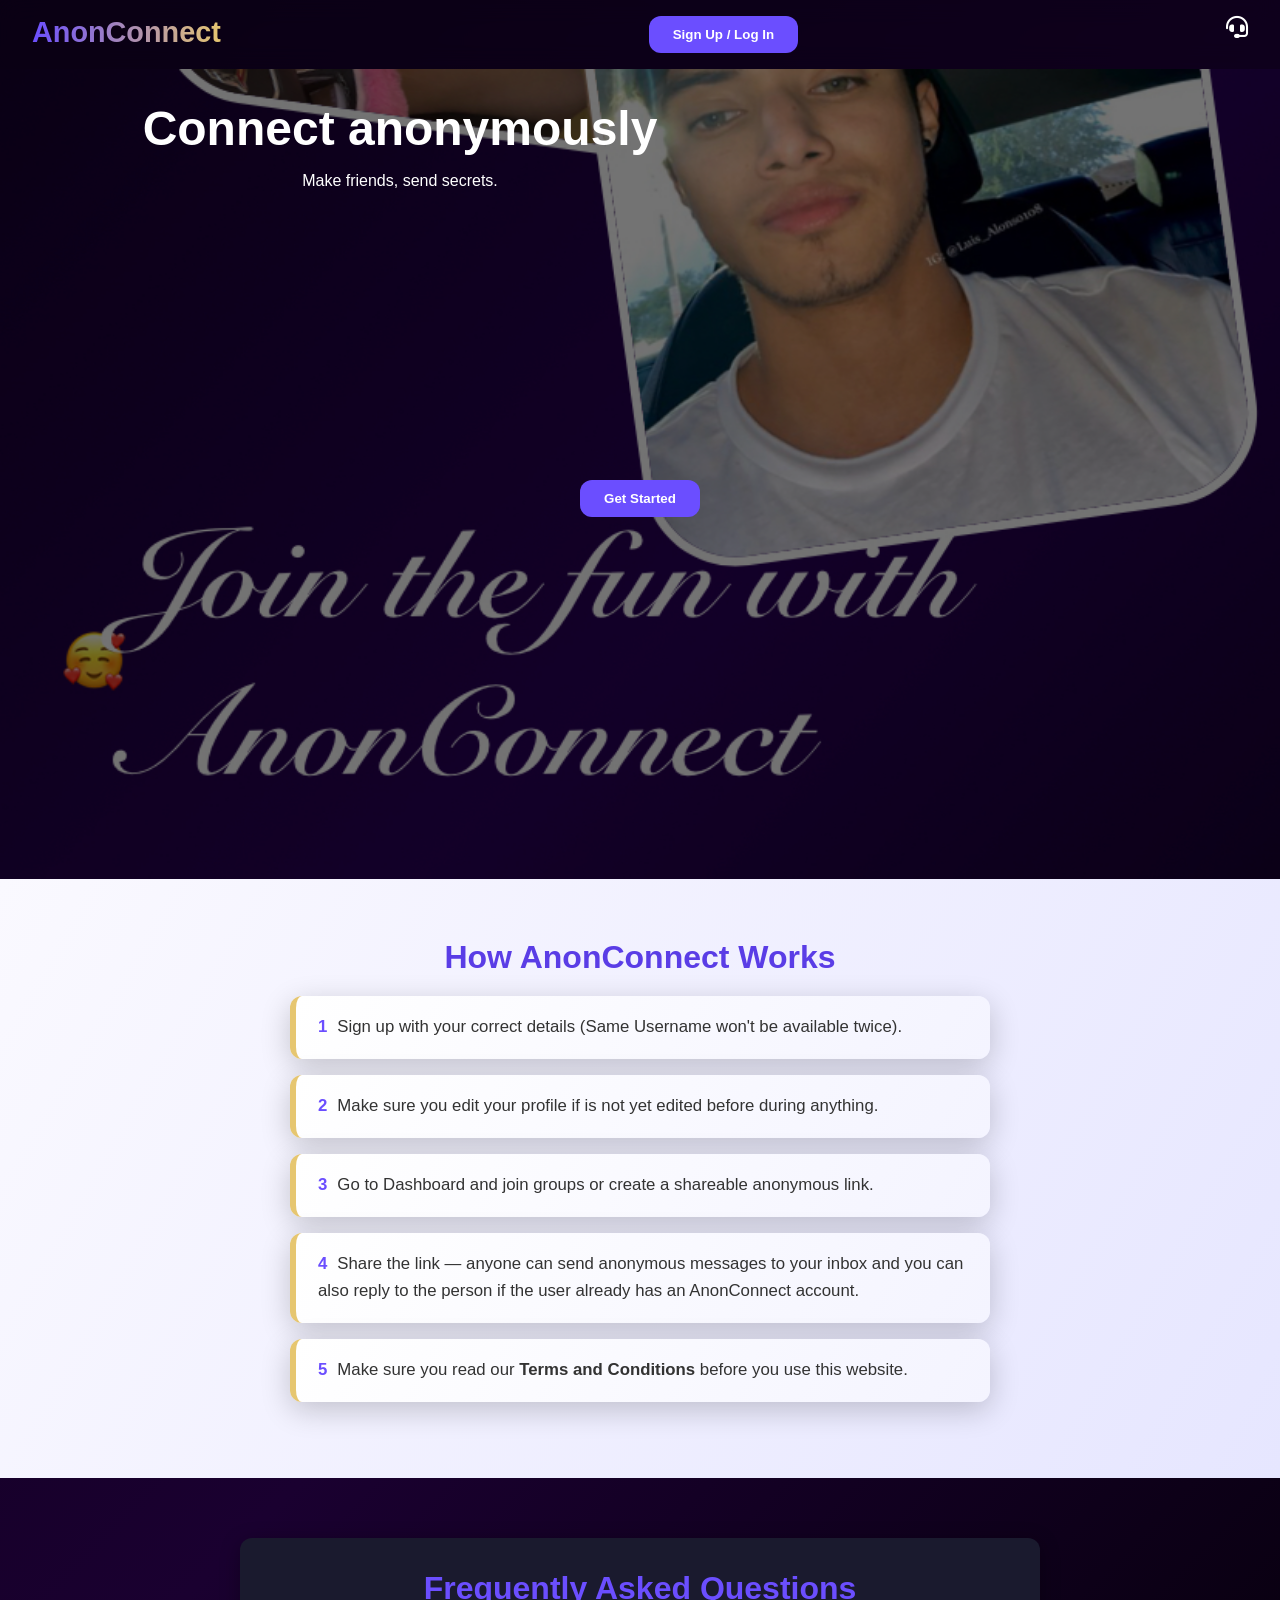
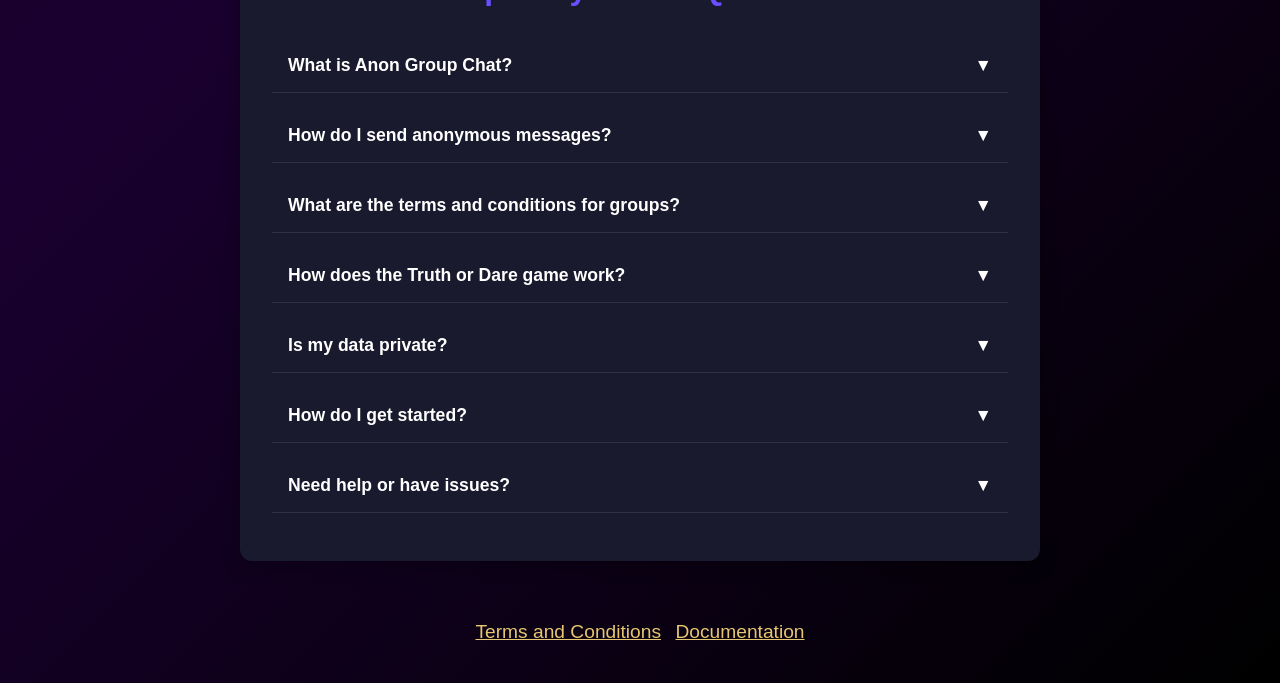
<file: index.html>
<!DOCTYPE html>
<html lang="en">
<head>
  <meta charset="UTF-8" />
  <meta name="viewport" content="width=device-width, initial-scale=1.0"/>
  <title>AnonConnect</title>
  <link href="https://api.fontshare.com/v2/css?f[]=cabinet-grotesk@400,500,700,800&display=swap" rel="stylesheet" />
  <link rel="stylesheet" href="https://cdnjs.cloudflare.com/ajax/libs/font-awesome/6.5.0/css/all.min.css" />
<style>
    :root {
      --violet: #6b4eff;
      --gold: #e6c670;
      --violet-dark: #5a3de6;
      --shadow: 0 8px 30px rgba(0,0,0,0.2);
    }
    * { box-sizing: border-box; margin: 0; padding: 0; font-family: 'Cabinet Grotesk', sans-serif; }
    body { 
      background: linear-gradient(135deg, #0a0014, #1a0030, #000); 
      color: white; 
      animation: bg 15s ease infinite; 
      overflow-x: hidden; 
    }
    @keyframes bg { 0%,100%{background-position:0% 50%} 50%{background-position:100% 50%} }

    /* TOPBAR */
    .topbar { 
      display: flex; justify-content: space-between; padding: 1rem 2rem; 
      background: rgba(10,0,20,0.6); backdrop-filter: blur(12px); 
      position: sticky; top: 0; z-index: 1000; 
    }
    .brand { 
      font-size: 1.8rem; font-weight: 800; 
      background: linear-gradient(90deg, var(--violet), var(--gold)); 
      -webkit-background-clip: text; -webkit-text-fill-color: transparent; 
    }
    #openAuthModal { 
      background: var(--violet); color: white; border: none; 
      padding: 0.7rem 1.5rem; border-radius: 12px; font-weight: 600; cursor: pointer; 
    }

    /* HERO */
    .hero { 
      height: 90vh; position: relative; overflow: hidden; 
      display: flex; flex-direction: column; justify-content: center; 
      align-items: center; text-align: center; 
    }
    .slideshow { 
      position: absolute; top: 0; left: 0; width: 100%; height: 100%; 
      display: flex; transition: transform 0.8s ease; 
    }
    .slide { 
      min-width: 100%; height: 100%; background-size: cover; 
      background-position: center; position: relative; 
    }
    .slide::after { 
      content: ''; position: absolute; inset: 0; background: rgba(0,0,0,0.55); 
    }
    .slide-text { 
      position: relative; z-index: 2; max-width: 800px; padding: 2rem; 
    }
    .slide-text h2 { font-size: 3rem; margin-bottom: 1rem; }
    .hero-cta { 
      margin-top: 3rem; display: flex; gap: 1rem; z-index: 3; 
    }
    .hero-cta button { 
      padding: 0.9rem 2rem; border-radius: 12px; font-weight: 600; cursor: pointer; 
    }
    #tourBtn2 { 
      background: transparent; border: 2px solid var(--gold); color: var(--gold); 
    }

    /* TOUR */
    .tour { 
      padding: 60px 8%; text-align: center; 
      background: linear-gradient(120deg, #faf9ff 0%, #e6e6ff 100%); color: #333; 
    }
    .tour h2 { 
      color: var(--violet-dark); font-size: clamp(1.6rem, 2.5vw, 2.2rem); 
      margin-bottom: 20px; 
    }
    .tour ol { 
      list-style: none; counter-reset: step; max-width: 700px; margin: 0 auto; text-align: left; 
    }
    .tour li { 
      counter-increment: step; margin-bottom: 16px; 
      background: linear-gradient(120deg, #fff, #f4f4ff); 
      padding: 18px 22px; border-left: 6px solid var(--gold); 
      border-radius: 12px; box-shadow: var(--shadow); 
      font-size: 1.05rem; line-height: 1.6; 
    }
    .tour li::before { 
      content: counter(step); font-weight: 700; color: var(--violet); margin-right: 10px; 
    }

    /* FAQ */
    #faq-section { 
      max-width: 800px; margin: 60px auto; padding: 2rem; 
      background: #1a1a2e; border-radius: 12px; 
      box-shadow: 0 4px 20px rgba(0,0,0,0.3); 
    }
    #faq-section h2 { 
      text-align: center; color: var(--violet); margin-bottom: 2rem; font-size: 2rem; 
    }
    .faq-item { margin-bottom: 1rem; border-bottom: 1px solid rgba(255,255,255,0.1); }
    .faq-question { 
      width: 100%; text-align: left; padding: 1rem; background: none; border: none; 
      color: white; font-size: 1.1rem; font-weight: 600; cursor: pointer; 
      display: flex; justify-content: space-between; align-items: center; 
    }
    .faq-question h3 { margin: 0; font-size: 1.1rem; }
    .faq-arrow { transition: transform 0.3s ease; }
    .faq-answer { 
      max-height: 0; overflow: hidden; transition: max-height 0.4s ease; 
      padding: 0 1rem; color: #ddd; 
    }
    .faq-answer.open { max-height: 600px; padding: 1rem; }

    /* TERMS LINK */
    .terms-link { text-align: center; margin: 40px auto; }
    .terms-link a { color: var(--gold); font-size: 1.2rem; font-weight: 500; text-decoration: underline; }

    /* MODAL */
    .modal { 
      display: none; position: fixed; inset: 0; 
      background: rgba(0,0,0,0.85); backdrop-filter: blur(8px); 
      align-items: center; justify-content: center; z-index: 2000; 
    }
    .modal.active { display: flex; }
    .modal-content { 
      background: rgba(20,10,40,0.95); border-radius: 20px; 
      width: 90%; max-width: 460px; padding: 2rem; box-shadow: var(--shadow); 
      position: relative; 
    }
    .close-modal { position: absolute; top: 1rem; right: 1rem; background: none; border: none; font-size: 1.5rem; color: #aaa; cursor: pointer; }
    .tabs { display: flex; margin-bottom: 1.5rem; border-bottom: 1px solid rgba(255,255,255,0.1); position: relative; }
    .tab { flex: 1; padding: 1rem; text-align: center; font-weight: 600; cursor: pointer; }
    .tab.active { color: var(--violet); }
    .tab-indicator { position: absolute; bottom: -1px; height: 3px; background: var(--violet); width: 50%; transition: transform 0.4s ease; }
    .form-group { margin-bottom: 1rem; }
    label { display: block; margin-bottom: 0.4rem; font-size: 0.9rem; opacity: 0.9; }
    input { width: 100%; font-size: 16px; padding: 0.9rem; border: 1px solid rgba(255,255,255,0.2); border-radius: 12px; background: rgba(255,255,255,0.05); color: white; }
    input:focus { outline: none; border-color: var(--violet); }
    .password-wrapper { position: relative; }
    .eye-toggle { position: absolute; right: 1rem; top: 65%; transform: translateY(-50%); cursor: pointer; color: #aaa; }
    button.primary { width: 100%; padding: 1rem; background: var(--violet); color: white; border: none; border-radius: 12px; font-weight: 600; cursor: pointer; margin-top: 1rem; }
    #successSection { display: none; text-align: center; }
    .success-icon { font-size: 4rem; color: var(--gold); margin-bottom: 1rem; animation: bounce 1s; }
    @keyframes bounce { 0%,100%{transform:scale(1)} 50%{transform:scale(1.2)} }

    /* TOAST */
    #toast { position: fixed; bottom: 2rem; right: 2rem; background: #222; color: white; padding: 1rem 1.5rem; border-radius: 12px; box-shadow: var(--shadow); z-index: 3000; display: none; }
    #toast.error { background: #e74c3c; }

   /* LOADING OVERLAY */
#loadingOverlay {
  position: fixed; top: 0; left: 0; width: 100%; height: 100%;
  background: rgba(10, 0, 20, 0.95); backdrop-filter: blur(8px);
  display: none; align-items: center; justify-content: center; flex-direction: column;
  z-index: 9999; color: white; text-align: center;
}

#loadingOverlay.active { display: flex; }

.logo-loader {
  width: 90px; height: 90px; margin-bottom: 1.5rem;
  animation: pulse 1.5s ease-in-out infinite, blink 1.2s ease-in-out infinite;
}

/* PULSE SCALE */
@keyframes pulse {
  0%, 100% { transform: scale(1); }
  50% { transform: scale(1.15); }
}

/* BLINK FADE */
@keyframes blink {
  0%, 100% { opacity: 1; }
  50% { opacity: 0.3; }
}

.loading-text { 
  font-size: 1.2rem; 
  font-weight: 600; 
  letter-spacing: 1px; 
}

.loading-dots::after {
  content: '';() 
  animation: dots 1.5s steps(4, end) infinite;
}

@keyframes dots {
  0%, 20% { content: ''; }
  40% { content: '.'; }
  60% { content: '..'; }
  80%, 100% { content: '...'; }
  
}

.success-box {
  background: linear-gradient(135deg, #131123, #0c0718);
  padding: 25px;
  border-radius: 18px;
  text-align: center;
  color: #fff;
  border: 1px solid rgba(255, 255, 255, 0.18);
  backdrop-filter: blur(10px);
  box-shadow: 0 8px 25px rgba(0, 0, 0, 0.3);
  animation: fadeIn 0.5s ease;
}

.success-icon {
  font-size: 55px;
  margin-bottom: 10px;
  color: #87ff95;
  text-shadow: 0 0 12px #3cff62;
}

.success-title {
  font-size: 24px;
  font-weight: 700;
  margin-bottom: 6px;
  letter-spacing: 1px;
}

.success-text {
  font-size: 15px;
  opacity: 0.8;
}

.referral-code {
  margin: 12px 0;
  font-size: 22px;
  font-weight: bold;
  padding: 8px 14px;
  border-radius: 10px;
  background: rgba(255, 255, 255, 0.08);
  border: 1px solid rgba(255, 255, 255, 0.2);
  color: #ffd86b;
  text-shadow: 0 0 6px rgba(255, 215, 120, 0.6);
}

.success-note {
  margin-top: 10px;
  font-size: 14px;
  opacity: 0.75;
}

@keyframes fadeIn {
  from {
    opacity: 0;
    transform: translateY(10px);
  }
  
  to {
    opacity: 1;
    transform: translateY(0);
  }
}

@media (max-width: 480px) {
      .topbar { padding: 0.8rem 1rem; flex-wrap: wrap; gap: 1rem; justify-content: center; }
      .brand { font-size: 1.5rem; }
      #openAuthModal { padding: 0.6rem 1.2rem; font-size: 0.9rem; }

      .hero { height: 80vh; padding: 0 1rem; }
      .slide-text h2 { font-size: 2.2rem; }
      .slide-text p { font-size: 1rem; }
      .hero-cta { flex-direction: column; width: 90%; }
      .hero-cta button { width: 100%; }

      .tour { padding: 40px 5%; }
      .tour li { padding: 16px; font-size: 1rem; }

      #faq-section { margin: 40px 15px; padding: 1.5rem; }
      #faq-section h2 { font-size: 1.7rem; }
      .faq-question h3 { font-size: 1rem; }

      .modal-content { width: 95%; padding: 1.5rem; }
    }

    @media (max-width: 360px) {
      .slide-text h2 { font-size: 1.9rem; }
      .brand { font-size: 1.4rem; }
       .success-box {
   padding: 18px;
   border-radius: 14px;
 }
 
 .success-icon {
   font-size: 45px;
 }
 
 .success-title {
   font-size: 20px;
 }
 
 .referral-code {
   font-size: 18px;
   padding: 6px 10px;
 }
 
 .success-text,
 .success-note {
   font-size: 13px;
 }
 
    }

    /* Tablet & larger phones */
    @media (min-width: 481px) and (max-width: 768px) {
      .hero { height: 85vh; }
      .slide-text h2 { font-size: 2.8rem; }
      .tour { padding: 50px 6%; }
    }

    /* Prevent iOS zoom on inputs */
    @media (max-width: 768px) {
      input, button { font-size: 16px !important; }
    }

    /* Short screens (landscape mobile) */
    @media (max-height: 600px) {
      .hero { height: 100vh; justify-content: center; }
      .topbar { padding: 0.6rem 1rem; }
    }

  </style>
</head>
<body>

  <!-- LOADING OVERLAY -->
  <div id="loadingOverlay">
    <div class="logo-loader">
      <img src="./badge-72.png" alt="NEF" style="width: 90px; height:90px; border-radius: 18px;">
      </div>
    <div class="loading-text">Connecting...<span class="loading-dots"></span></div>
  </div>

  <header class="topbar">
    <div class="brand">AnonConnect</div>
    <div id="auth-area"><button id="openAuthModal">Sign Up / Log In</button></div>
      <a href="live-chat.html">
    <i class="fa fa-headset" style="color: white; font-size: 22px;"></i>
  </a>
  </header>

  <main>
    <section class="hero">
      <div class="slideshow" id="slideshow">
        <div class="slide" style="background-image:url('./IMG_1279.jpeg')"><div class="slide-text"><h2>Connect anonymously</h2><p>Make friends, send secrets.</p></div></div>
        <div class="slide" style="background-image:url('./IMG_1280.jpeg')"><div class="slide-text"><h2>Private share link</h2><p>Get anonymous messages.</p></div></div>
        <div class="slide" style="background-image:url('./IMG_1279.jpeg')"><div class="slide-text"><h2>Join group chats</h2><p>Friendly, mature, controlled.</p></div></div>
        <div class="slide" style="background-image:url('./IMG_1281.jpeg')"><div class="slide-text"><h2>Play quick games</h2><p>Truth & Dare.</p></div></div>
        <div class="slide" style="background-image:url('./IMG_1281.jpeg')"><div class="slide-text"><h2>Any device</h2><p>Phones & desktop.</p></div></div>
      </div>
      <div class="hero-cta">
        <button id="openAuthModal">Get Started</button>
      </div>
    </section>

    <!-- TOUR -->
    <section class="tour">
      <h2>How AnonConnect Works</h2>
      <ol>
        <li>Sign up with your correct details (Same Username won't be available twice).</li>
        <li>Make sure you edit your profile if is not yet edited before during anything.</li>
        <li>Go to Dashboard and join groups or create a shareable anonymous link.</li>
        <li>Share the link — anyone can send anonymous messages to your inbox and you can also reply to the person if the user already has an AnonConnect account.</li>
        <li>Make sure you read our <strong>Terms and Conditions</strong> before you use this website.</li>
      </ol>
    </section>

 <!-- FAQ -->
<section id="faq-section">
  <h2>Frequently Asked Questions</h2>
    
    <div class="faq-item">
      <button class="faq-question" onclick="toggleFAQ(this)">
        <h3>What is Anon Group Chat?</h3>
        <span class="faq-arrow">▼</span>
      </button>
      <div class="faq-answer">
        <p>Anon Group Chat is a fun, secure platform for anonymous messaging, group chats, and interactive games. Share thoughts anonymously, join themed groups, private message friends, or play Truth or Dare with view-once media (pics, videos, audio).</p>
      </div>
    </div>
    
    <div class="faq-item">
      <button class="faq-question" onclick="toggleFAQ(this)">
        <h3>How do I send anonymous messages?</h3>
        <span class="faq-arrow">▼</span>
      </button>
      <div class="faq-answer">
        <p>Log in to your dashboard, generate a unique anonymous link (e.g., yoursite.com/anon.html?username=yourname), and share it. Others can use the link to send you messages without revealing their identity. Replies are possible if they provide their username.</p>
      </div>
    </div>
    
    <div class="faq-item">
      <button class="faq-question" onclick="toggleFAQ(this)">
        <h3>What are the terms and conditions for groups?</h3>
        <span class="faq-arrow">▼</span>
      </button>
      <div class="faq-answer">
        <p>Before joining, read the terms on group.html:
        <ul>
          <li><strong>All Groups:</strong> Be 18+ for Mature/Naughty; respect others; no harassment, spam, or illegal content. Media (pics, videos, audio) is view-once and deleted after reading.</li>
          <li><strong>Friendly:</strong> Keep it PG—family-friendly vibes only.</li>
          <li><strong>Mature:</strong> Adult topics OK, but no explicit media without consent.</li>
          <li><strong>Naughty:</strong> Flirty fun only; explicit content allowed but must follow consent rules—violations lead to bans.</li>
        </ul>
        Violations result in removal from groups and potential account suspension.
        </p>
      </div>
    </div>
    
    <div class="faq-item">
      <button class="faq-question" onclick="toggleFAQ(this)">
        <h3>How does the Truth or Dare game work?</h3>
        <span class="faq-arrow">▼</span>
      </button>
      <div class="faq-answer">
        <p>In your dashboard or groups, start a Truth or Dare session with friends. Take turns answering truths or completing dares. Send view-once media (pics, videos, audio) for dares—it's encrypted and auto-deletes after viewing. Track scores and history in your insights panel. Perfect for group fun!</p>
      </div>
    </div>
    
    <div class="faq-item">
      <button class="faq-question" onclick="toggleFAQ(this)">
        <h3>Is my data private?</h3>
        <span class="faq-arrow">▼</span>
      </button>
      <div class="faq-answer">
        <p>Yes! Anonymous messages don't reveal sender identities unless they choose to. Profile pics are stored as secure Base64 strings in supabase Database. View-once media is encrypted and deleted. We follow strict privacy rules—no data selling. Log in with supabase Auth for secure access.</p>
      </div>
    </div>
    
    <div class="faq-item">
      <button class="faq-question" onclick="toggleFAQ(this)">
        <h3>How do I get started?</h3>
        <span class="faq-arrow">▼</span>
      </button>
      <div class="faq-answer">
        <p>1. Sign up/log in.<br>2. Complete your profile (username, optional pic).<br>3. Generate an anonymous link in your dashboard.<br>4. Join a group on group.html (read terms first).<br>5. Chat, play Truth or Dare, or private message!</p>
        <p>If you're new, check our welcome notification for tips.</p>
      </div>
    </div>
    
    <div class="faq-item">
      <button class="faq-question" onclick="toggleFAQ(this)">
        <h3>Need help or have issues?</h3>
        <span class="faq-arrow">▼</span>
      </button>
      <div class="faq-answer">
        <p>Contact <a href="live-chat.html" style="font-weight: 700; font-size: 22px;">Support</a> For technical issues (e.g., links not working), check your browser console or ensure Firebase is enabled.</p>
      </div>
    </div>
  </section> 

    <div class="terms-link">
      <a href="rule.html">Terms and Conditions</a>
      <a href="documentation.html" style="padding-left: 10px;">Documentation</a>
    </div>
  </main>

  <div id="toast"></div>

  <!-- AUTH MODAL -->
  <div class="modal" id="authModal">
    <div class="modal-content">
      <button class="close-modal" id="closeModal"><i class="fas fa-times"></i></button>
      <div class="tabs">
        <div class="tab active" data-tab="login">Login</div>
        <div class="tab" data-tab="signup">Signup</div>
        <div class="tab-indicator" id="tabIndicator"></div>
      </div>

      <!-- LOGIN -->
      <div id="loginForm" class="form-section">
        <div class="form-group"><label>Email</label><input type="email" id="loginEmail" placeholder="you@example.com" /></div>
        <div class="form-group password-wrapper"><label>Password</label><input type="password" id="loginPassword" placeholder="••••••••" /><i class="fas fa-eye eye-toggle" id="loginEye"></i></div>
        <button class="primary" id="loginBtn">Login</button>
      </div>
     <!-- SIGNUP -->
<div id="signupForm" class="form-section" style="display:none;">
  <div class="form-group">
    <label>Full Name</label>
    <input type="text" id="fullName" placeholder="John Doe" />
  </div>
  <div class="form-group">
    <label>Username</label>
    <input type="text" id="username" placeholder="johndoe123" />
  </div>
  <div class="form-group">
    <label>Email</label>
    <input type="email" id="email" placeholder="you@example.com" />
  </div>
  <div class="form-group password-wrapper">
    <label>Password</label>
    <input type="password" id="password" placeholder="••••••••" />
    <i class="fas fa-eye eye-toggle" id="signupEye"></i>
  </div>
  <div class="form-group">
    <label>Profile Image</label>
    <input type="file" id="profileImage" accept="image/*" />
  </div>
  <div class="form-group">
    <label>Referral Code <small>(optional)</small></label>
    <input type="text" id="referralCodeInput" placeholder="Enter referral code" />
  </div>
  <button class="primary" id="signupBtn">Create Account</button>
</div>
    
      <!-- SUCCESS -->
      <div id="successSection">
        <i class="fas fa-check-circle success-icon"></i>
        <div class="success-title">Welcome!</div>
        <div class="success-msg">Your account is ready. Redirecting...</div>
      </div>
    </div>
  </div>
<script type="module">
import { createClient } from 'https://esm.sh/@supabase/supabase-js@2';

/* ====================== SUPABASE ====================== */
const SUPABASE_URL = 'https://ssyaklpnjhoxukfanyxb.supabase.co';
const SUPABASE_ANON_KEY = 'eyJhbGciOiJIUzI1NiIsInR5cCI6IkpXVCJ9.eyJpc3MiOiJzdXBhYmFzZSIsInJlZiI6InNzeWFrbHBuamhveHVrZmFueXhiIiwicm9sZSI6ImFub24iLCJpYXQiOjE3ODExNjA2NzUsImV4cCI6MjA5NjczNjY3NX0.H95B092ZXEAQz3l6-QefzWt44RZLpp5PdiEbLktstGE';
const supabase = createClient(SUPABASE_URL, SUPABASE_ANON_KEY);
window.supabase = supabase;

/* ====================== HELPERS ====================== */
const $ = id => document.getElementById(id);
const modal = $('authModal');
const loading = $('loadingOverlay');
const showLoading = () => loading?.classList.add('active');
const hideLoading = () => loading?.classList.remove('active');

function toast(msg, error = false) {
  const t = $('toast');
  if (!t) return;
  t.textContent = msg;
  t.className = error ? 'error' : 'success';
  t.style.display = 'block';
  clearTimeout(t.timeout);
  t.timeout = setTimeout(() => (t.style.display = 'none'), 4000);
}

async function isSupabaseUp() {
  try {
    const { data, error } = await supabase.from('profiles').select('id').limit(1);
    if (error) throw error;
    return true;
  } catch (err) {
    console.error('Supabase unreachable:', err);
    toast('Service unavailable. Please try later.', true);
    return false;
  }
}

/* ====================== IMAGE UPLOAD ====================== */
async function getImageUrl(file) {
  if (!file) {
    const name = encodeURIComponent($('fullName').value.trim() || 'User');
    return `https://ui-avatars.com/api/?name=${name}&background=8b5cf6&color=fff&bold=true&size=256`;
  }
  const ext = file.name.split('.').pop().toLowerCase();
  const path = `profiles/${crypto.randomUUID()}.${ext}`;
  const { error } = await supabase.storage.from('profile_images').upload(path, file, { upsert: true });
  if (error) throw error;
  const { data } = supabase.storage.from('profile_images').getPublicUrl(path);
  return data.publicUrl;
}

/* ====================== REFERRALS ====================== */
async function handleNewReferral(referralCodeOrUsername, newUsername) {
  if (!referralCodeOrUsername || !newUsername) return;
  try {
    const { data: referrer, error: findErr } = await supabase
      .from('profiles')
      .select('username, coins, image')
      .or(`username.ilike.${referralCodeOrUsername},referral_code.ilike.${referralCodeOrUsername}`)
      .single();
    if (findErr || !referrer) return;

    const { error: insertErr } = await supabase.from('referrals').insert({
      referrer: referrer.username,
      referred_user: newUsername,
      referral_code_used: referralCodeOrUsername,
      earned_coins: 5
    });
    if (insertErr && insertErr.code !== '23505') throw insertErr;

    await supabase.from('profiles').update({ coins: (referrer.coins || 0) + 5 }).eq('username', referrer.username);
    toast(`+5 Coins to @${referrer.username}!`);

    const { count, error: countErr } = await supabase
      .from('referrals')
      .select('id', { count: 'exact', head: true })
      .eq('referrer', referrer.username);
    if (countErr) throw countErr;

    const referralCount = count || 0;
    await supabase.from('referral_leaderboard').upsert({
      username: referrer.username,
      image: referrer.image,
      referral_count: referralCount
    });
  } catch (err) {
    console.error('handleNewReferral error:', err);
  }
}
window.handleNewReferral = handleNewReferral;

/* ====================== MODAL ====================== */
document.querySelectorAll('#openAuthModal').forEach(btn => btn.onclick = () => modal?.classList.add('active'));
$('closeModal')?.addEventListener('click', () => modal?.classList.remove('active'));
window.addEventListener('click', e => { if (e.target === modal) modal?.classList.remove('active'); });

/* ====================== TAB SWITCH ====================== */
document.querySelectorAll('.tab').forEach(tab => {
  tab.onclick = () => {
    const isLogin = tab.dataset.tab === 'login';
    $('loginForm').style.display = isLogin ? 'block' : 'none';
    $('signupForm').style.display = isLogin ? 'none' : 'block';
    $('successSection').style.display = 'none';
    document.querySelectorAll('.tab').forEach(t => t.classList.remove('active'));
    tab.classList.add('active');
    $('tabIndicator').style.transform = isLogin ? 'translateX(0%)' : 'translateX(100%)';
  };
});

/* ====================== PASSWORD TOGGLE ====================== */
function toggleEye(inputId, iconId) {
  const input = $(inputId);
  const icon = $(iconId);
  input.type = input.type === 'password' ? 'text' : 'password';
  icon.classList.toggle('fa-eye');
  icon.classList.toggle('fa-eye-slash');
}
$('loginEye')?.addEventListener('click', () => toggleEye('loginPassword', 'loginEye'));
$('signupEye')?.addEventListener('click', () => toggleEye('password', 'signupEye'));

/* ====================== SIGNUP ====================== */
$('signupBtn')?.addEventListener('click', async () => {
  if (!await isSupabaseUp()) return;

  const fullName = $('fullName').value.trim();
  const username = $('username').value.trim();
  const email = $('email').value.trim().toLowerCase();
  const password = $('password').value;
  const file = $('profileImage').files[0];
  const referralInput = $('referralCodeInput')?.value.trim().toUpperCase();

  if (!fullName || !username || !email || !password) return toast('Fill all fields', true);
  if (!/^[^\s@]+@[^\s@]+\.[^\s@]+$/.test(email)) return toast('Invalid email', true);
  if (password.length < 6) return toast('Password too short', true);
  if (!/^[a-zA-Z0-9_]+$/.test(username)) return toast('Username must be letters/numbers/_', true);

  showLoading();
  try {
    const { data, error: authErr } = await supabase.auth.signUp({ email, password });
    if (authErr) throw authErr;
    const user = data.user;
    if (!user) throw new Error('Signup failed');

    const imgUrl = await getImageUrl(file);
    const newReferralCode = username.toUpperCase();

    const { error: profErr } = await supabase.from('profiles').upsert({
  id: user.id,            // <-- Use auth user id here
  username,               // Keep exactly as inputted
  full_name: fullName,
  email,
  image: imgUrl,
  coins: 100,
  is_premium: false,
  referral_code: newReferralCode
});

    if (profErr) throw profErr;

    hideLoading();
    toast(`Welcome @${username}!`);

    $('signupForm').style.display = 'none';
    $('successSection').style.display = 'block';
    $('successSection').innerHTML = `
      <div class="success-box">
        <div class="success-icon">✔</div>
        <h2 class="success-title">Account Created!</h2>
        <p class="success-text">Your referral code:</p>
        <div class="referral-code">${newReferralCode}</div>
        <p class="success-note">Share it to earn more coins!</p>
      </div>
    `;
    setTimeout(() => location.href = 'dashboard.html', 2500);

    if (referralInput && referralInput !== newReferralCode) handleNewReferral(referralInput, username);

  } catch (err) {
    hideLoading();
    console.error(err);
    toast(err.message || 'Signup failed', true);
  }
});

/* ====================== LOGIN ====================== */
$('loginBtn')?.addEventListener('click', async () => {
  if (!await isSupabaseUp()) return;

  const email = $('loginEmail').value.trim().toLowerCase();
  const password = $('loginPassword').value;
  if (!email || !password) return toast('Enter email and password', true);

  showLoading();
  const { error } = await supabase.auth.signInWithPassword({ email, password });
  hideLoading();
  if (error) return toast(error.message, true);

  location.href = 'dashboard.html';
});

/* ====================== AUTO REDIRECT ====================== */
window.addEventListener('load', async () => {
  hideLoading();
  try {
    if (!await isSupabaseUp()) return;
    const { data } = await supabase.auth.getSession();
    if (data.session) location.href = 'dashboard.html';
  } catch {
    toast('Service unavailable. Try again later.', true);
  }
});

/* ====================== SLIDESHOW ====================== */
let idx = 0;
setInterval(() => {
  idx = (idx + 1) % 5;
  $('slideshow')?.style.setProperty('transform', `translateX(-${idx * 100}%)`);
}, 5000);

/* ====================== FAQ ====================== */
window.toggleFAQ = function(btn) {
  const answer = btn.nextElementSibling;
  const arrow = btn.querySelector('.faq-arrow');
  answer.classList.toggle('open');
  arrow.textContent = answer.classList.contains('open') ? 'Up' : 'Down';
};
</script>


</body>
</html>
</file>
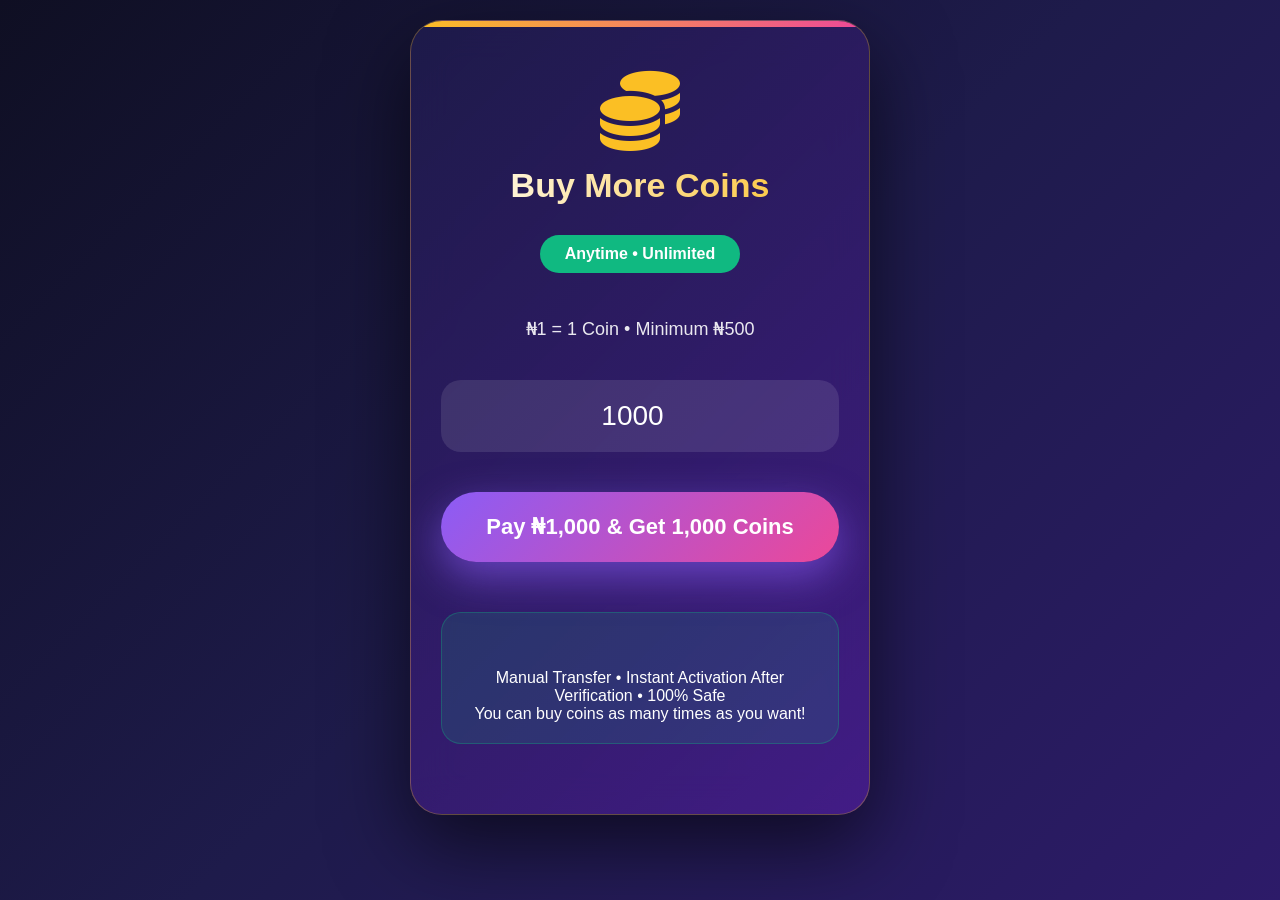
<file: buy.html>
<!DOCTYPE html>
<html lang="en">
<head>
<meta charset="UTF-8">
<meta name="viewport" content="width=device-width, initial-scale=1.0">
<title>Buy Coins – Add More Coins Anytime</title>
<link rel="stylesheet" href="https://cdnjs.cloudflare.com/ajax/libs/font-awesome/6.5.2/css/all.min.css"/>
<style>
    :root { --gold: #fbbf24; --purple: #8b5cf6; --pink: #ec4899; --green: #10b981; }
    * { margin:0; padding:0; box-sizing:border-box; }
    body {
      font-family: 'Segoe UI', sans-serif;
      background: linear-gradient(135deg, #0f0f23, #1e1b4b, #2d1b69);
      color: #fff; min-height: 100vh; padding: 20px 0; text-align: center;
    }
    .container {
      max-width: 440px; margin: 0 auto;
      background: linear-gradient(135deg, rgba(30,27,75,0.92), rgba(76,29,149,0.75));
      backdrop-filter: blur(20px); border-radius: 32px; overflow: hidden;
      box-shadow: 0 30px 80px rgba(0,0,0,0.6); border: 1px solid rgba(251,191,36,0.3);
      position: relative; padding-bottom: 40px;
    }
    .container::before {
      content: ''; position: absolute; top: 0; left: 0; right: 0; height: 6px;
      background: linear-gradient(90deg, var(--gold), var(--pink));
    }
    header { padding: 50px 20px 30px; }
    .crown { font-size: 80px; color: var(--gold); }
    h1 { font-size: 34px; margin: 15px 0; background: linear-gradient(90deg, #fff, var(--gold)); -webkit-background-clip: text; -webkit-text-fill-color: transparent; }
    .badge { background: var(--green); color: white; padding: 10px 25px; border-radius: 50px; font-weight: bold; display: inline-block; margin: 15px 0; }

    .price-input {
      width: 100%; padding: 20px; border-radius: 20px; border: none; font-size: 28px; text-align: center;
      background: rgba(255,255,255,0.1); color: white; margin: 20px 0;
    }
    .price-input::placeholder { color: rgba(255,255,255,0.6); }

    .btn-pay {
      background: linear-gradient(135deg, var(--purple), var(--pink)); color: white; border: none;
      width: 100%; padding: 22px; font-size: 22px; font-weight: bold; border-radius: 50px; cursor: pointer;
      margin: 20px 0; box-shadow: 0 15px 40px rgba(139,92,246,0.6);
    }

    .info { margin: 30px 30px; padding: 20px; background: rgba(16,185,129,0.15); border-radius: 20px; border: 1px solid rgba(16,185,129,0.3); font-size: 16px; }

    #modalContainer {
      position: fixed; inset: 0; background: rgba(0,0,0,0.95); backdrop-filter: blur(15px);
      display: none; flex-direction: column; gap: 20px; padding: 20px; overflow-y: auto;
      align-items: center; justify-content: flex-start; z-index: 9999;
    }
    #modalContainer.active { display: flex; }

    .payment-modal {
      background: linear-gradient(135deg, #1e1b4b, #4c1d95); border: 2px solid var(--gold);
      border-radius: 32px; padding: 40px; width: 90%; max-width: 420px; text-align: center;
      box-shadow: 0 40px 100px rgba(251,191,36,0.5); animation: pop 0.7s ease-out;
    }
    @keyframes pop { from { transform: scale(0.6); opacity: 0; } to { transform: scale(1); opacity: 1; } }

    .bank-details {
      background: rgba(255,255,255,0.1); padding: 28px; border-radius: 24px;
      margin: 30px 0; line-height: 2.4; font-size: 20px;
      border: 1px dashed rgba(251,191,36,0.4);
    }
    .paid-btn {
      background: linear-gradient(135deg, #10b981, #34d399);
      color: white; border: none; padding: 20px; width: 100%;
      border-radius: 50px; font-size: 20px; font-weight: bold; cursor: pointer;
      margin-top: 20px;
    }
    .spinner {
      width: 90px; height: 90px; border: 10px solid rgba(255,255,255,0.2);
      border-top: 10px solid var(--gold); border-radius: 50%;
      animation: spin 1s linear infinite; margin: 40px auto;
    }
    .countdown { font-size: 56px; font-weight: 900; color: var(--gold); }
    .success-screen h2 { font-size: 32px; margin: 20px 0; color: #10b981; }
    @keyframes spin { to { transform: rotate(360deg); } }

    /* =================================================================== */
    /* RESPONSIVE FIXES ONLY – YOUR ORIGINAL STYLE IS 100% UNTOUCHED ABOVE */
    /* =================================================================== */

    /* Tiny phones (iPhone SE, etc.) */
    @media (max-width: 380px) {
      body { padding: 15px 0; }
      header { padding: 40px 15px 25px; }
      .crown { font-size: 65px; }
      h1 { font-size: 28px; }
      .price-input { font-size: 24px; padding: 18px; }
      .btn-pay, .paid-btn { font-size: 19px; padding: 18px; }
      .container { border-radius: 24px; }
      .payment-modal { padding: 30px; border-radius: 26px; }
      .bank-details { padding: 20px; font-size: 18px; line-height: 2.2; }
      .countdown { font-size: 46px; }
    }

    /* Small phones */
    @media (max-width: 480px) {
      .container { margin: 0 10px; }
      .info { margin: 20px 20px; font-size: 15px; }
    }

    /* Tablets – a bit more breathing room */
    @media (min-width: 481px) and (max-width: 768px) {
      .container { max-width: 480px; }
      header { padding: 60px 30px 35px; }
      .crown { font-size: 90px; }
      h1 { font-size: 38px; }
    }

    /* Large tablets & small desktops */
    @media (min-width: 769px) {
      .container { max-width: 460px; }
    }

    /* Very short screens (landscape mobile) – prevent cutoff */
    @media (max-height: 580px) {
      body { padding-top: 10px; }
      header { padding-top: 30px; }
      #modalContainer { padding: 10px; justify-content: center; }
    }

    /* Prevent zoom on iOS when focusing input */
    @media (max-width: 768px) {
      input[type="number"], .price-input {
        font-size: 16px !important;
      }
    }
  </style>
</head>
<body>

<div class="container">
  <header>
    <i class="fas fa-coins crown"></i>
    <h1>Buy More Coins</h1>
    <div class="badge">Anytime • Unlimited</div>
  </header>

  <div style="padding: 0 30px;">
    <p style="font-size:18px;opacity:0.9;margin-bottom:20px;">₦1 = 1 Coin • Minimum ₦500</p>
    
    <input type="number" id="coinAmt" class="price-input" placeholder="Enter amount (e.g. 2000)" min="500" value="1000">

    <button class="btn-pay" id="buyCoins">
      Pay ₦<span id="displayAmt">1,000</span> & Get <span id="displayCoins">1,000</span> Coins
    </button>
  </div>

  <div class="info">
    <i class="fas fa-shield-check" style="font-size:40px;color:var(--green);"></i><br><br>
    Manual Transfer • Instant Activation After Verification • 100% Safe<br>
    You can buy coins as many times as you want!
  </div>
</div>

<div id="modalContainer"></div>

<script type="module">
import { createClient } from 'https://esm.sh/@supabase/supabase-js@2';

/* ====================== SUPABASE ====================== */
const SUPABASE_URL = 'https://ssyaklpnjhoxukfanyxb.supabase.co';
const SUPABASE_ANON_KEY = 'eyJhbGciOiJIUzI1NiIsInR5cCI6IkpXVCJ9.eyJpc3MiOiJzdXBhYmFzZSIsInJlZiI6InNzeWFrbHBuamhveHVrZmFueXhiIiwicm9sZSI6ImFub24iLCJpYXQiOjE3ODExNjA2NzUsImV4cCI6MjA5NjczNjY3NX0.H95B092ZXEAQz3l6-QefzWt44RZLpp5PdiEbLktstGE';
const supabase = createClient(SUPABASE_URL, SUPABASE_ANON_KEY);
window.supabase = supabase;


  const params = new URLSearchParams(location.search);
  const username = params.get('user');
  
  if (!username) {
    alert("Invalid access");
    window.location.href = "dashboard.html";
  }

  const modalContainer = document.getElementById('modalContainer');
  const amtInput = document.getElementById('coinAmt');
  const displayAmt = document.getElementById('displayAmt');
  const displayCoins = document.getElementById('displayCoins');

  amtInput.addEventListener('input', () => {
    const val = amtInput.value || 0;
    if (val >= 500) {
      displayAmt.textContent = Number(val).toLocaleString();
      displayCoins.textContent = Number(val).toLocaleString();
    }
  });
document.getElementById('buyCoins').onclick = async () => {
  const amount = parseInt(amtInput.value) || 0;
  if (amount < 500) return alert("Minimum ₦500");

  // Insert payment record (status: pending)
  const { error } = await supabase.from('manual_payments').insert({
    username,
    payment_type: 'buy_coins',
    amount: amount,
    coin_amount: amount,
    status: 'pending'
  });

  if (error) {
    alert("Error creating payment");
    console.error(error);
    return;
  }

  showPaymentModal(amount);

  // After payment is confirmed (trigger in DB adds coins):
  // Refresh coins from DB
  await loadCoins();
};

  function showPaymentModal(amount) {
    modalContainer.innerHTML = `
      <div class="payment-modal">
        <h2>Buy Coins</h2>
        
        <div class="bank-details">
          <p><strong>Bank:</strong> Opay</p>
          <p><strong>Account Name:</strong>Blessing Joshua Ogundele</p>
          <p><strong>Account Number:</strong> 651 854 6439</p>
          <p><strong>Amount:</strong> <span style="color:var(--gold);font-size:32px;font-weight:bold;">₦${amount.toLocaleString()}</span></p>
        </div>

        <button class="paid-btn" id="paidBtn">I’ve Made Payment</button>

        <div style="display:none;margin-top:30px;">
          <p style="font-size:19px;">Verifying your payment...</p>
          <div class="spinner"></div>
          <p class="countdown">30:00</p>
          <p style="margin-top:30px;opacity:0.9;">Do not close this page or reload till your payment is confirmed</p>
        </div>
      </div>
    `;
    modalContainer.classList.add('active');

    document.getElementById('paidBtn').onclick = () => {
      document.querySelector('.bank-details').style.display = 'none';
      document.querySelector('div[style*="display:none"]').style.display = 'block';
      startCountdown(amount);
    };
  }

  function startCountdown(amount) {
    let seconds = 1800;
    const timerEl = document.querySelector('.countdown');
    const interval = setInterval(() => {
      const mins = String(Math.floor(seconds / 60)).padStart(2, '0');
      const secs = String(seconds % 60).padStart(2, '0');
      timerEl.textContent = `${mins}:${secs}`;
      if (--seconds < 0) clearInterval(interval);
    }, 1000);

    const poll = setInterval(async () => {
      const { data } = await supabase
        .from('manual_payments')
        .select('status')
        .eq('username', username)
        .eq('coin_amount', amount)
        .eq('status', 'confirmed')
        .order('created_at', { ascending: false })
        .limit(1);

      if (data && data.length > 0) {
        clearInterval(interval);
        clearInterval(poll);
        modalContainer.innerHTML = `
          <div class="payment-modal success-screen">
            <div style="font-size:80px;">🎉</div>
            <h2>Coins Added Successfully!</h2>
            <p style="font-size:20px;">+${amount.toLocaleString()} Coins 🪙</p>
            <p style="color:var(--green);margin-top:30px;">Redirecting to dashboard...</p>
          </div>
        `;
        setTimeout(() => location.href = `dashboard.html?user=${username}`, 4000);
      }
    }, 8000);
  }
</script>
</body>
</html>
</file>
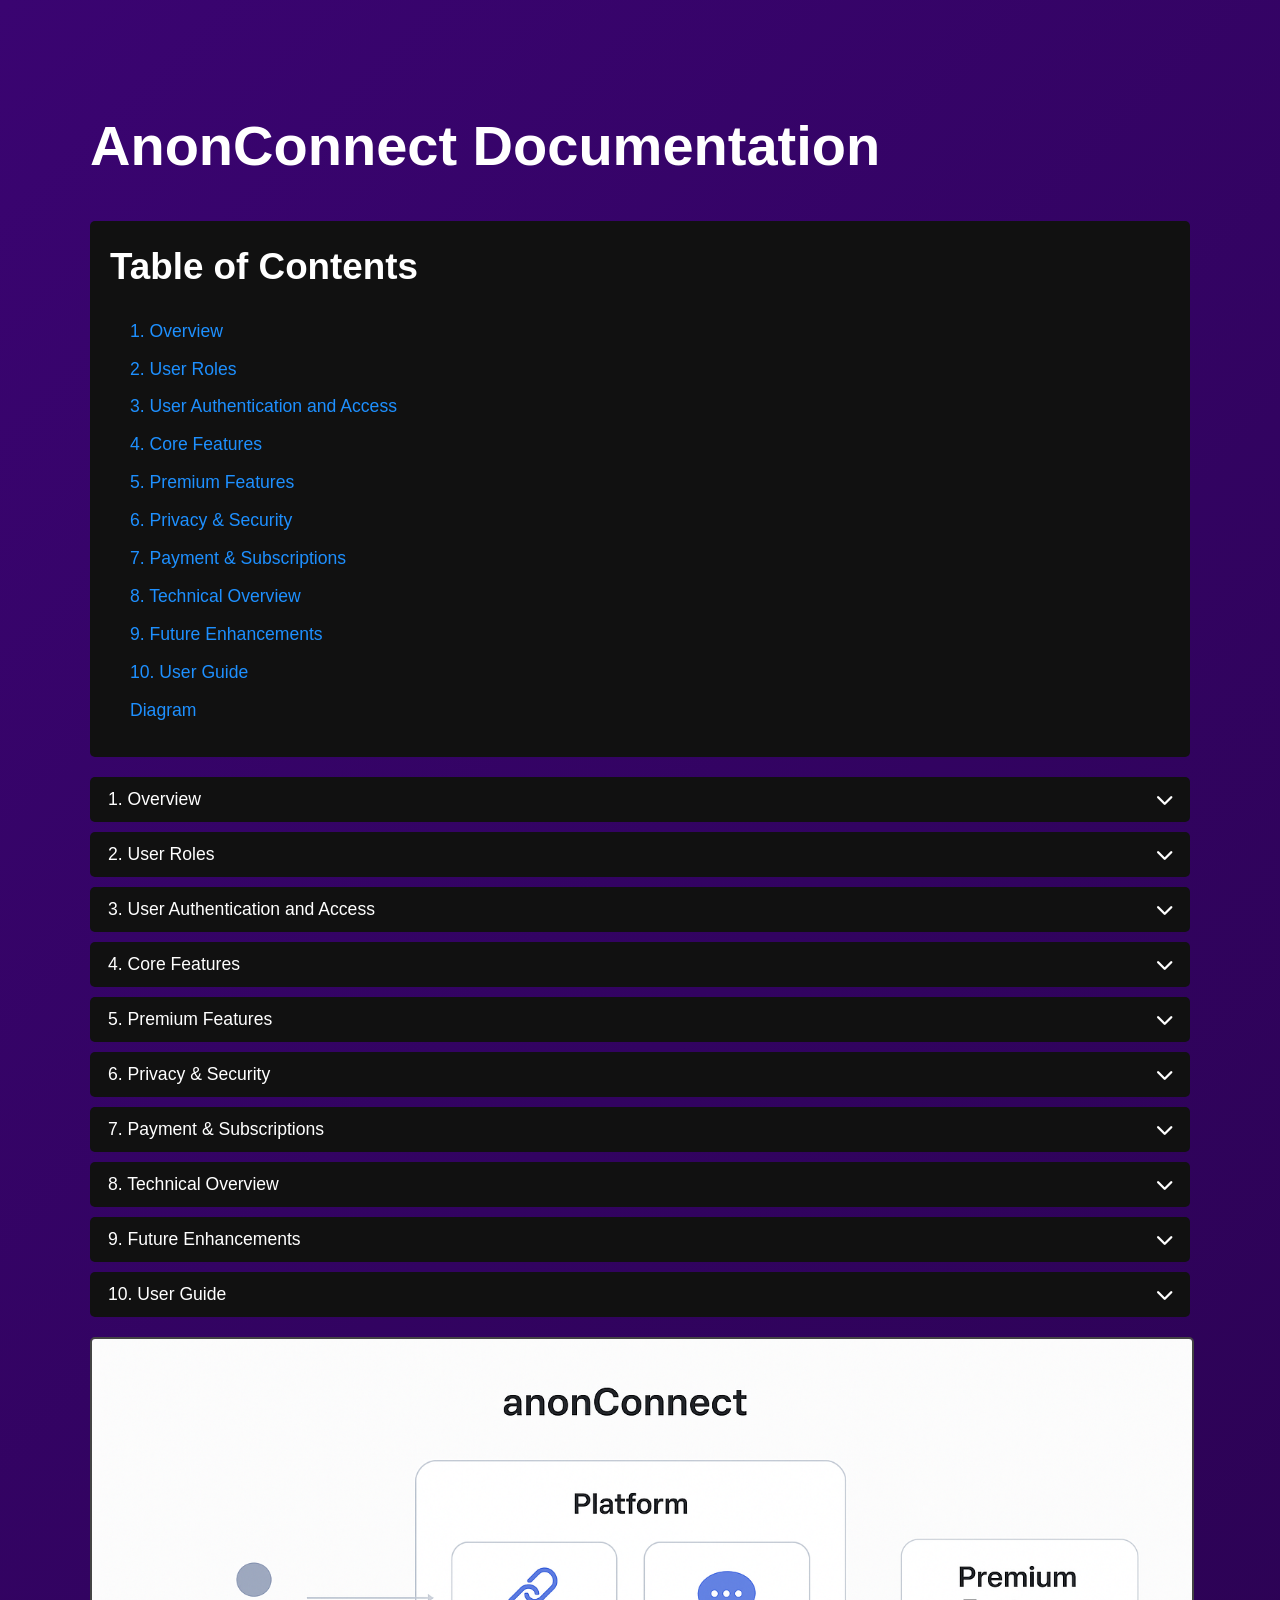
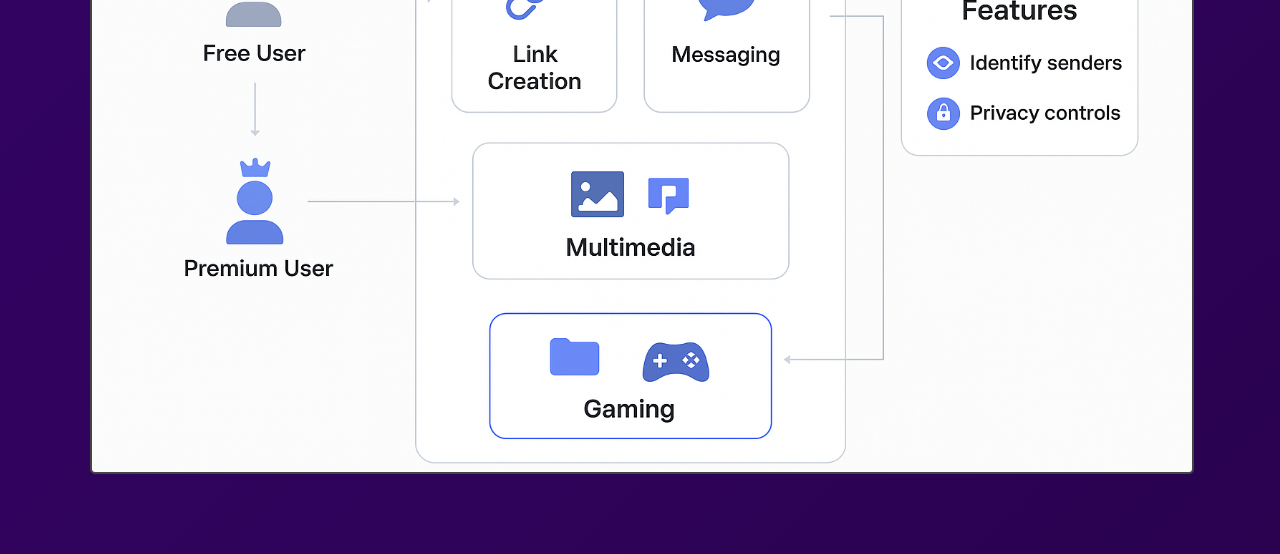
<file: documentation.html>
<!DOCTYPE html>
<html lang="en">
<head>
  <meta charset="UTF-8">
  <meta name="viewport" content="width=device-width, initial-scale=1.0">
  <title>anonConnect Documentation</title>

  <!-- Fonts & icons -->
  <link href="https://api.fontshare.com/v2/css?f[]=cabinet-grotesk@200,300,400,500,700,800,900,1&display=swap" rel="stylesheet">
  <link rel="stylesheet" href="https://cdnjs.cloudflare.com/ajax/libs/font-awesome/6.0.0-beta3/css/all.min.css">

<style>
    /* ================ ALL YOUR ORIGINAL STYLE – 100% UNTOUCHED ================ */
    html {
      scroll-behavior: smooth;
    }

    body {
      font-family: 'Cabinet Grotesk', sans-serif;
      background: linear-gradient(135deg, #3A0471, #1a0030, #757575);
      background-size: 400% 400%;
      animation: bgAnimation 15s ease infinite;
      color: #eee;
      padding: 20px;
      line-height: 1.7;
    }

    @keyframes bgAnimation {
      0% { background-position: 0% 50%; }
      50% { background-position: 100% 50%; }
      100% { background-position: 0% 50%; }
    }

    h1, h2, h3, h4 {
      color: #fff;
    }

    h1 { font-size: 2.5em; margin-bottom: 0.5em; }
    h2 { font-size: 2em; margin-top: 1.5em; margin-bottom: 0.5em; }
    h3 { font-size: 1.5em; margin-top: 1em; }

    p, li { font-size: 1em; color: #ddd; }

    ul, ol { margin-left: 20px; }

    table {
      width: 100%; border-collapse: collapse; margin: 15px 0;
    }
    table, th, td { border: 1px solid #555; }
    th, td { padding: 10px; text-align: left; }
    th { background: #222; }
    td { background: #111; }

    .diagram {
      display: block; margin: 20px auto; max-width: 100%;
      border: 2px solid #444; border-radius: 5px;
    }

    a { color: #1e90ff; text-decoration: none; }
    a:hover { text-decoration: underline; }

    code {
      background: #222; padding: 2px 5px; border-radius: 3px;
      font-family: monospace; color: #0f0;
    }

    /* Collapsible */
    .collapsible {
      background-color: #111; color: #fff; cursor: pointer;
      padding: 12px 18px; width: 100%; border: none; text-align: left;
      outline: none; font-size: 1.1em; border-radius: 5px; margin-top: 10px;
      display: flex; justify-content: space-between; align-items: center;
    }
    .collapsible:hover { background-color: #222; }
    .collapsible:after {
      content: '\f078';
      font-family: 'Font Awesome 5 Free';
      font-weight: 900;
    }
    .collapsible.active:after { content: '\f077'; }

    .content {
      padding: 0 18px; max-height: 0; overflow: hidden;
      transition: max-height 0.3s ease-out; background-color: #111;
      margin-bottom: 5px; border-radius: 5px;
    }

    /* TOC */
    .toc {
      background-color: #111; padding: 15px 20px; border-radius: 5px;
      margin-bottom: 20px;
    }
    .toc h2 { margin-top: 0; border-bottom: none; }
    .toc ul { list-style: none; padding-left: 0; }
    .toc ul li { margin-bottom: 8px; }
    .toc a { color: #1e90ff; }

    /* ================= RESPONSIVE ENHANCEMENTS ONLY (ADDED BELOW) ================= */
    /* These do NOT alter your design — only make it perfect on small screens */

    @media (max-width: 480px) {
      body { padding: 15px; }
      h1 { font-size: 2.2em; }
      h2 { font-size: 1.8em; }
      h3 { font-size: 1.4em; }
      p, li, .collapsible, code { font-size: 1em; }
      
      .collapsible { 
        padding: 14px 16px; 
        font-size: 1.05em; 
      }
      
      table, th, td { 
        font-size: 0.9em; 
        padding: 8px; 
      }
      
      .toc {
        padding: 14px 16px;
      }
    }

    /* Extra small phones */
    @media (max-width: 360px) {
      h1 { font-size: 2em; }
      h2 { font-size: 1.6em; }
      .collapsible { padding: 12px 14px; }
    }

    /* Tablets & up – slightly larger text for comfort */
    @media (min-width: 768px) {
      body { padding: 40px; }
      h1 { font-size: 3em; }
      h2 { font-size: 2.3em; }
      p, li { font-size: 1.1em; }
    }

    /* Large desktop – even more breathing room */
    @media (min-width: 1200px) {
      body { 
        padding: 60px 80px; 
        max-width: 1100px; 
        margin: 0 auto; 
      }
      h1 { font-size: 3.5em; }
    }

    /* Prevent iOS zoom on inputs if you ever add forms */
    input, textarea, select {
      font-size: max(16px, 1em);
    }
  </style>
</head>
<body>

  <h1>AnonConnect Documentation</h1>

  <!-- ================= TABLE OF CONTENTS ================= -->
  <div class="toc">
    <h2>Table of Contents</h2>
    <ul>
      <li><a href="#overview">1. Overview</a></li>
      <li><a href="#user-roles">2. User Roles</a></li>
      <li><a href="#auth">3. User Authentication and Access</a></li>
      <li><a href="#core-features">4. Core Features</a></li>
      <li><a href="#premium">5. Premium Features</a></li>
      <li><a href="#privacy">6. Privacy & Security</a></li>
      <li><a href="#payment">7. Payment & Subscriptions</a></li>
      <li><a href="#tech">8. Technical Overview</a></li>
      <li><a href="#future">9. Future Enhancements</a></li>
      <li><a href="#user-guide">10. User Guide</a></li>
      <li><a href="#diagram">Diagram</a></li>
    </ul>
  </div>

  <!-- ================= COLLAPSIBLE SECTIONS ================= -->
  <button id="overview" class="collapsible">1. Overview</button>
  <div class="content">
    <p>
      anonConnect is a secure, anonymous social and messaging platform where users can interact, share multimedia content, participate in group chats, and play games, all while controlling their privacy. The platform supports both free and premium tiers, giving premium users additional privacy and engagement features.
    </p>
    <h3>Key Features:</h3>
    <ul>
      <li>Share and receive anonymous messages with images, text, audio, and video.</li>
      <li>Premium features include identifying message senders and controlling who can view your details.</li>
      <li>Group chat functionality for collaborative conversations.</li>
      <li>Gaming section for interactive, anonymous play.</li>
      <li>Complete anonymity for free users while offering advanced privacy controls for premium users.</li>
    </ul>
  </div>

  <button id="user-roles" class="collapsible">2. User Roles</button>
  <div class="content">
    <h3>Free Users</h3>
    <ul>
      <li>Send and receive messages anonymously.</li>
      <li>Upload images, text, audio, and video.</li>
      <li>Access group chats and play games anonymously.</li>
      <li>Cannot see who sent messages.</li>
    </ul>
    <h3>Premium Users</h3>
    <ul>
      <li>See who sent messages.</li>
      <li>Configure privacy settings to block certain users.</li>
      <li>Full access to multimedia features and group chat settings.</li>
      <li>Access additional gaming features and leaderboards.</li>
    </ul>
  </div>

  <button id="auth" class="collapsible">3. User Authentication and Access</button>
  <div class="content">
    <ul>
      <li>Authentication required for personalized features.</li>
      <li>Free users: minimal verification.</li>
      <li>Premium users: account verification + payment.</li>
    </ul>
    <h3>Session Management:</h3>
    <ul>
      <li>Users remain logged in until manual logout or session expiry.</li>
      <li>Unauthenticated users: limited content or restricted anonymous links.</li>
    </ul>
  </div>

  <button id="core-features" class="collapsible">4. Core Features</button>
  <div class="content">
    <h3>Link Creation</h3>
    <ul>
      <li>Create unique links to share messages, images, audio, and video.</li>
      <li>External sharing without revealing sender identity.</li>
      <li>Premium: track clicks optionally.</li>
    </ul>
    <h3>Messaging</h3>
    <ul>
      <li>Free: fully anonymous.</li>
      <li>Premium: see sender identity.</li>
      <li>Supports text, images, audio, video.</li>
      <li>Premium: delete or hide messages.</li>
    </ul>
    <h3>Privacy Controls</h3>
    <ul>
      <li>Premium: hide details from specific users.</li>
      <li>Block users from messaging or viewing content.</li>
      <li>All multimedia encrypted and stored securely.</li>
    </ul>
    <h3>Group Chat</h3>
    <ul>
      <li>Join/create groups.</li>
      <li>Anonymous or attributed messages.</li>
      <li>Admin moderation: add/remove users, restrict message types, manage visibility.</li>
    </ul>
    <h3>Gaming Section</h3>
    <ul>
      <li>Play interactive games anonymously or with friends.</li>
      <li>Premium: track scores, see participants, access premium modes.</li>
      <li>Game types: text-based, image-based, multiplayer.</li>
    </ul>
    <h3>Multimedia Support</h3>
    <ul>
      <li>Images: JPEG, PNG, GIF</li>
      <li>Audio: MP3, WAV</li>
      <li>Video: MP4, MOV</li>
      <li>Files uploaded securely and linked via URLs.</li>
    </ul>
  </div>

  <button id="premium" class="collapsible">5. Premium Features</button>
  <div class="content">
    <table>
      <thead>
        <tr>
          <th>Feature</th>
          <th>Free</th>
          <th>Premium</th>
        </tr>
      </thead>
      <tbody>
        <tr><td>See who sent messages</td><td>❌</td><td>✅</td></tr>
        <tr><td>Hide profile from specific users</td><td>❌</td><td>✅</td></tr>
        <tr><td>Access advanced games</td><td>❌</td><td>✅</td></tr>
        <tr><td>Track link clicks</td><td>❌</td><td>✅</td></tr>
        <tr><td>Customizable group chat permissions</td><td>❌</td><td>✅</td></tr>
        <tr><td>Multimedia message priority</td><td>❌</td><td>✅</td></tr>
      </tbody>
    </table>
  </div>

  <button id="privacy" class="collapsible">6. Privacy & Security</button>
  <div class="content">
    <ul>
      <li>User anonymity is core.</li>
      <li>All communications encrypted.</li>
      <li>No info shared without consent.</li>
      <li>Premium controls for visibility.</li>
      <li>Uploaded content securely stored.</li>
    </ul>
  </div>

  <button id="payment" class="collapsible">7. Payment & Subscriptions</button>
  <div class="content">
    <ul>
      <li>Premium access is subscription-based.</li>
      <li>Payment: Stripe, PayPal, or local gateways.</li>
      <li>Upgrade/downgrade anytime.</li>
      <li>Billing history accessible in dashboard.</li>
    </ul>
  </div>

  <button id="tech" class="collapsible">8. Technical Overview</button>
  <div class="content">
    <ul>
      <li>Frontend: Responsive web app (HTML, CSS, JS).</li>
      <li>Backend:Supabase / Firebase.</li>
      <li>Database: Relational or NoSQL for users, messages, multimedia, games.</li>
      <li>File Storage: Secure cloud storage.</li>
      <li>Security: SSL/TLS, token authentication, role-based access.</li>
    </ul>
  </div>

  <button id="future" class="collapsible">9. Future Enhancements</button>
  <div class="content">
    <ul>
      <li>Mobile app (iOS & Android).</li>
      <li>AI moderation.</li>
      <li>Custom avatars.</li>
      <li>Expanded game library + leaderboard.</li>
      <li>Push notifications for messages & game invites.</li>
    </ul>
  </div>

  <button id="user-guide" class="collapsible">10. User Guide</button>
  <div class="content">
    <h3>Sign Up / Login</h3>
    <ul>
      <li>Create account with email/social login.</li>
      <li>Verify account for premium.</li>
    </ul>
    <h3>Create a Link</h3>
    <ul>
      <li>Go to “Create Link” section.</li>
      <li>Upload multimedia and generate link.</li>
    </ul>
    <h3>Send & Receive Messages</h3>
    <ul>
      <li>Open a link or group chat.</li>
      <li>Send messages via text, audio, video, or images.</li>
    </ul>
    <h3>Group Chats</h3>
    <ul>
      <li>Join or create a group.</li>
      <li>Chat anonymously or with username.</li>
    </ul>
    <h3>Play Games</h3>
    <ul>
      <li>Access “Games” section.</li>
      <li>Play anonymously or with friends.</li>
      <li>Premium: unlock special modes.</li>
    </ul>
    <h3>Manage Privacy</h3>
    <ul>
      <li>Adjust dashboard privacy settings.</li>
      <li>Premium: block users or hide details.</li>
    </ul>
    <h3>Upgrade to Premium</h3>
    <ul>
      <li>Navigate to subscription section, choose plan, pay, and access premium features.</li>
    </ul>
  </div>


    <img src="./diagram.png" id="diagram" alt="anonConnect System Diagram" class="diagram">
    <script>
    const collapsibles = document.querySelectorAll(".collapsible");
    collapsibles.forEach(button => {
      button.addEventListener("click", () => {
        button.classList.toggle("active");
        const content = button.nextElementSibling;
        if (content.style.maxHeight){
          content.style.maxHeight = null;
        } else {
          content.style.maxHeight = content.scrollHeight + "px";
        }
      });
    });
  </script>

</body>
</html>
</file>
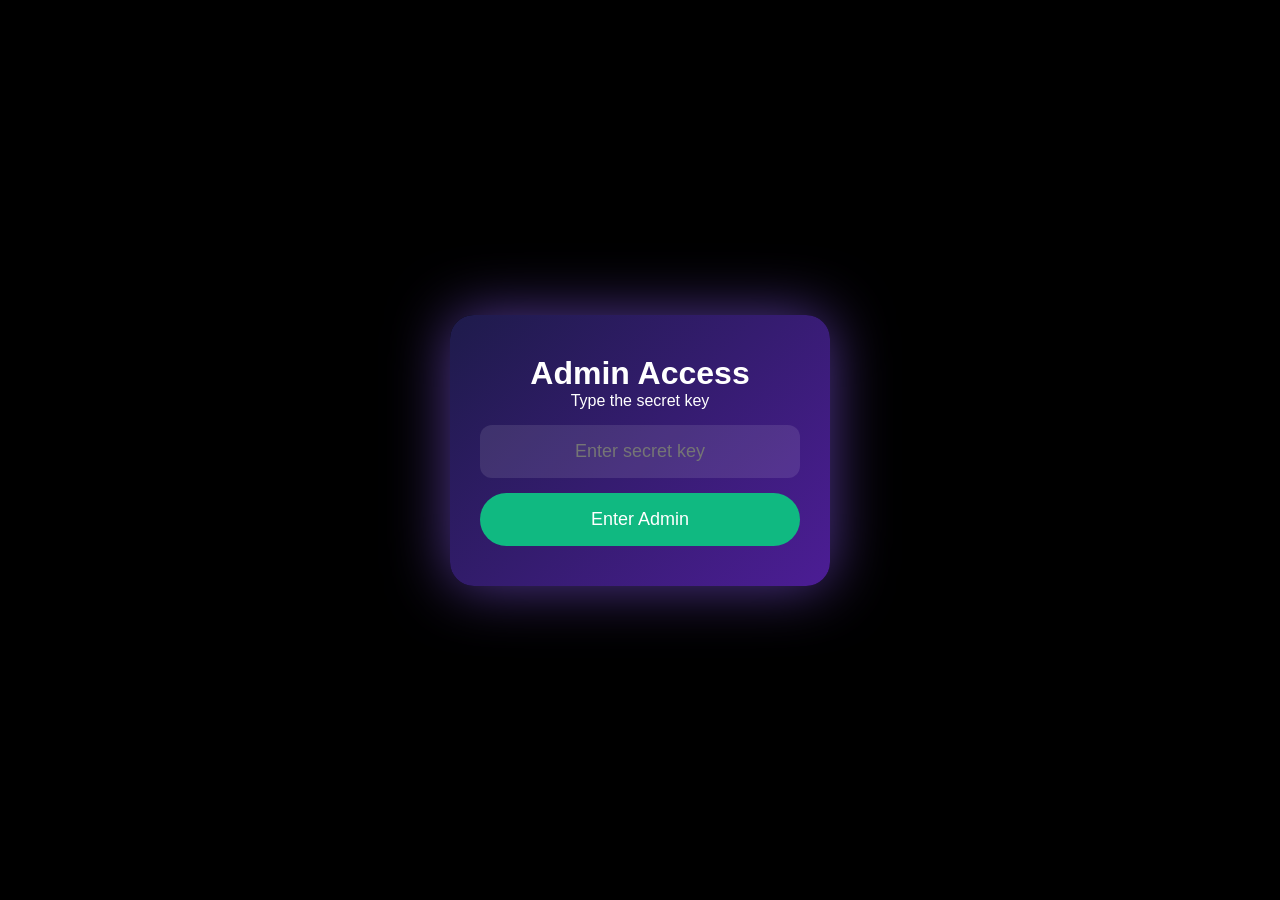
<file: payment.html>
<!DOCTYPE html>
<html lang="en">
<head>
<meta charset="UTF-8">
<meta name="viewport" content="width=device-width, initial-scale=1.0">
<title>Admin - Manual Payments</title>
<link rel="stylesheet" href="https://cdnjs.cloudflare.com/ajax/libs/font-awesome/6.5.2/css/all.min.css"/>
<style>
  :root { --purple: #8b5cf6; --gold: #fbbf24; --green: #10b981; --red: #ef4444; --orange: #ffaa00; }
  * { margin:0; padding:0; box-sizing:border-box; }
  body { font-family: 'Segoe UI', sans-serif; background: #0f0f23; color: white; min-height: 100vh; padding: 15px; }

  #passwordScreen { position: fixed; inset: 0; background: #000; display: flex; align-items: center; justify-content: center; z-index: 9999; }
  .pass-box { background: linear-gradient(135deg, #1e1b4b, #4c1d95); padding: 40px 30px; border-radius: 24px; text-align: center; box-shadow: 0 0 60px rgba(139,92,246,0.6); width: 90%; max-width: 380px; }
  .pass-box input { width: 100%; padding: 16px; font-size: 18px; border-radius: 12px; border: none; margin: 15px 0; text-align: center; background: rgba(255,255,255,0.1); color: white; }
  .pass-box button { background: var(--green); color: white; padding: 16px 40px; font-size: 18px; border: none; border-radius: 50px; cursor: pointer; width: 100%; }

  .header { text-align: center; margin: 20px 0; }
  .header h1 { font-size: 36px; background: linear-gradient(90deg, var(--purple), var(--gold)); -webkit-background-clip: text; -webkit-text-fill-color: transparent; }

  /* SEARCH BAR */
  .search-box { margin: 20px 0; text-align: center; }
  .search-box input { width: 100%; max-width: 500px; padding: 16px 20px; border-radius: 50px; border: none; background: rgba(255,255,255,0.1); color: white; font-size: 18px; text-align: center; }

  .stats { display: grid; grid-template-columns: repeat(auto-fit, minmax(140px, 1fr)); gap: 15px; margin: 25px 0; }
  .stat-card { background: rgba(255,255,255,0.1); padding: 20px; border-radius: 16px; text-align: center; backdrop-filter: blur(10px); }
  .stat-card h3 { font-size: 14px; opacity: 0.9; margin-bottom: 8px; }
  .stat-number { font-size: 36px; font-weight: bold; }

  table { width: 100%; border-collapse: collapse; background: rgba(255,255,255,0.05); border-radius: 16px; overflow: hidden; font-size: 14px; margin-top: 10px; }
  th { background: var(--purple); padding: 14px 10px; text-align: left; font-size: 13px; font-weight: bold; }
  td { padding: 12px 10px; border-bottom: 1px solid rgba(255,255,255,0.1); word-break: break-word; }
  tr:hover { background: rgba(139,92,246,0.2); }

  .btn { padding: 8px 14px; border: none; border-radius: 8px; cursor: pointer; font-weight: bold; font-size: 13px; margin: 3px; transition: all 0.3s; }
  .btn-confirm { background: var(--green); color: white; }
  .btn-confirm:hover { background: #059669; }
  .btn-reject { background: var(--red); color: white; }
  .btn-reject:hover { background: #dc2626; }

  #toast { position: fixed; bottom: 30px; left: 50%; transform: translateX(-50%); background: #222; padding: 16px 30px; border-radius: 50px; box-shadow: 0 10px 30px rgba(0,0,0,0.5); z-index: 1000; opacity: 0; transition: all 0.4s; display: flex; align-items: center; gap: 12px; font-size: 18px; }
  #toast.show { opacity: 1; bottom: 50px; }
  #toast.success { border: 2px solid var(--green); }
  #toast.error { border: 2px solid var(--red); }

  #confirmModal { position: fixed; inset: 0; background: rgba(0,0,0,0.9); display: none; align-items: center; justify-content: center; z-index: 1000; backdrop-filter: blur(10px); }
  .modal-box { background: linear-gradient(135deg, #1e1b4b, #4c1d95); padding: 30px; border-radius: 20px; text-align: center; max-width: 400px; width: 90%; border: 2px solid var(--gold); box-shadow: 0 0 60px rgba(251,191,36,0.4); }
  .modal-box button { margin: 10px; padding: 14px 32px; border-radius: 50px; font-size: 16px; font-weight: bold; }

  @media (max-width: 768px) {
    table, thead, tbody, th, td, tr { display: block; }
    thead tr { display: none; }
    tr { margin: 15px 0; border: 1px solid rgba(139,92,246,0.3); border-radius: 12px; padding: 15px; background: rgba(255,255,255,0.05); }
    td { border: none; position: relative; padding-left: 50%; text-align: right; padding: 8px 0; }
    td:before { position: absolute; left: 15px; width: 45%; padding-right: 10px; white-space: nowrap; font-weight: bold; content: attr(data-label); text-align: left; opacity: 0.9; }
    td[data-label="Action"] { padding-left: 15px; text-align: center; }
    td[data-label="Action"]::before { display: none; }
  }
</style>
</head>
<body>

<!-- PASSWORD SCREEN -->
<div id="passwordScreen">
  <div class="pass-box">
    <h1>Admin Access</h1>
    <p>Type the secret key</p>
    <input type="password" id="secretKey" placeholder="Enter secret key">
    <button id="enterBtn">Enter Admin</button>
  </div>
</div>

<!-- ADMIN DASHBOARD -->
<div id="adminDashboard" style="display:none;">
  <div class="header">
    <h1>Manual Payments Admin</h1>
    <p>Verify payments • Activate VIP • Track earnings</p>
  </div>

  <!-- SEARCH BAR -->
  <div class="search-box">
    <input type="text" id="searchInput" placeholder="🔍 Search by username, amount, or type...">
  </div>

  <!-- STATS -->
  <div class="stats">
    <div class="stat-card">
      <h3>Active Pending</h3>
      <div class="stat-number" style="color:var(--orange);" id="activePending">0</div>
    </div>
    <div class="stat-card">
      <h3>Total Pending</h3>
      <div class="stat-number" style="color:orange;" id="totalPending">0</div>
    </div>
    <div class="stat-card">
      <h3>Confirmed</h3>
      <div class="stat-number" style="color:lime;" id="totalConfirmed">0</div>
    </div>
    <div class="stat-card">
      <h3>Total Earnings</h3>
      <div class="stat-number" style="color:var(--green);" id="totalEarnings">₦0</div>
    </div>
  </div>

  <!-- TABLE -->
  <table id="paymentsTable">
    <thead>
      <tr>
        <th>Date & Time</th>
        <th>User</th>
        <th>Type</th>
        <th>Amount</th>
        <th>Coins</th>
        <th>Timer</th>
        <th>Status</th>
        <th>Action</th>
      </tr>
    </thead>
    <tbody id="tableBody"></tbody>
  </table>
</div>

<!-- TOAST -->
<div id="toast"><span id="toastMsg">Success!</span></div>

<!-- CONFIRM MODAL -->
<div id="confirmModal">
  <div class="modal-box">
    <h3>Confirm Action</h3>
    <p id="confirmText">Are you sure?</p>
    <button class="btn btn-confirm" id="confirmYes">Yes, Confirm</button>
    <button class="btn btn-reject" id="confirmNo">Cancel</button>
  </div>
</div>
<script type="module">
import { createClient } from 'https://esm.sh/@supabase/supabase-js@2';

/* ====================== SUPABASE ====================== */
const SUPABASE_URL = 'https://ssyaklpnjhoxukfanyxb.supabase.co';
const SUPABASE_ANON_KEY = 'eyJhbGciOiJIUzI1NiIsInR5cCI6IkpXVCJ9.eyJpc3MiOiJzdXBhYmFzZSIsInJlZiI6InNzeWFrbHBuamhveHVrZmFueXhiIiwicm9sZSI6ImFub24iLCJpYXQiOjE3ODExNjA2NzUsImV4cCI6MjA5NjczNjY3NX0.H95B092ZXEAQz3l6-QefzWt44RZLpp5PdiEbLktstGE';
const supabase = createClient(SUPABASE_URL, SUPABASE_ANON_KEY);
window.supabase = supabase;

// TOAST
function showToast(msg, type = 'success') {
  const toast = document.getElementById('toast');
  document.getElementById('toastMsg').textContent = msg;
  toast.className = type;
  toast.classList.add('show');
  setTimeout(() => toast.classList.remove('show'), 4000);
}

// PASSWORD CHECK
document.getElementById('enterBtn').addEventListener('click', () => {
  if (document.getElementById('secretKey').value.trim() === 'Joshua02$$') {
    document.getElementById('passwordScreen').style.display = 'none';
    document.getElementById('adminDashboard').style.display = 'block';
    loadPayments();
  } else {
    showToast("Wrong password!", "error");
  }
});

// FORMAT TIME LEFT
function getTimeLeft(created_at) {
  const elapsed = Math.floor((Date.now() - new Date(created_at).getTime()) / 1000);
  const remaining = 1800 - elapsed;
  if (remaining <= 0) return '<span style="color:#ff4444;font-weight:bold;">EXPIRED</span>';
  const mins = String(Math.floor(remaining / 60)).padStart(2, '0');
  const secs = String(remaining % 60).padStart(2, '0');
  return `<span style="color:#ffaa00;font-weight:bold;">${mins}:${secs}</span>`;
}

// LOAD PAYMENTS
async function loadPayments() {
  const { data: payments, error } = await supabase
    .from('manual_payments')
    .select('*')
    .order('created_at', { ascending: false });

  if (error || !payments) return showToast("Failed to load", "error");

  const usernames = [...new Set(payments.map(p => p.username).filter(Boolean))];
  const { data: profiles } = await supabase
    .from('profiles')
    .select('username, full_name')
    .in('username', usernames.length > 0 ? usernames : ['none']);

  const nameMap = {};
  profiles?.forEach(p => nameMap[p.username] = p.full_name?.trim() || p.username);

  const tbody = document.getElementById('tableBody');
  tbody.innerHTML = '';

  let pending = 0, activePending = 0, confirmed = 0, earnings = 0;

  payments.forEach(p => {
    const isExpired = (Date.now() - new Date(p.created_at).getTime()) / 1000 > 1800;
    const status = p.status;

    if (status === 'pending') {
      pending++;
      if (!isExpired) activePending++;
    }
    if (status === 'confirmed') {
      confirmed++;
      earnings += p.amount;
    }

    const fullName = nameMap[p.username] || p.username;

    // CORRECT COIN CALCULATION (only for display!)
    let displayCoins = p.coin_amount;
    if (displayCoins == null) {
      displayCoins = p.payment_type === 'lifetime_premium' ? 2000 : Math.floor(p.amount / 10); // ← Change /10 if your ratio is different
    }

    const timeLeft = status === 'pending' ? getTimeLeft(p.created_at) : '—';

    const row = document.createElement('tr');
if (isExpired && status === 'pending') row.style.background = 'rgba(255,68,68,0.15)';

    row.innerHTML = `
      <td data-label="Date">${new Date(p.created_at).toLocaleDateString()} <br><small>${new Date(p.created_at).toLocaleTimeString([], {hour: '2-digit', minute:'2-digit'})}</small></td>
      <td data-label="User"><strong>${fullName}</strong><br><small>@${p.username}</small></td>
      <td data-label="Type">${p.payment_type === 'lifetime_premium' ? 'Lifetime VIP' : 'Buy Coins'}</td>
      <td data-label="Amount">₦${p.amount.toLocaleString()}</td>
      <td data-label="Coins">${displayCoins.toLocaleString()}</td>
      <td data-label="Timer">${timeLeft}</td>
      <td data-label="Status">
        <span style="padding:6px 12px;border-radius:8px;font-weight:bold;background:${status==='confirmed'?'#90ee90':status==='rejected'?'#ff6b6b':isExpired?'#ff4444':'#ffd93d'};color:#000;">
          ${status.toUpperCase()}${isExpired && status==='pending' ? ' (EXPIRED)' : ''}
        </span>
      </td>
      <td data-label="Action">
        ${status === 'pending' ? `
          <button class="btn btn-confirm" data-id="${p.id}" data-user="${p.username}" data-coins="${displayCoins}" data-type="${p.payment_type}">
            ${isExpired ? 'Verify Anyway' : 'Verify Now'}
          </button>
          <button class="btn btn-reject" data-id="${p.id}">Reject</button>
        ` : status === 'confirmed' ? '<span style="color:lime;font-weight:bold;">✓ Verified</span>' : '<span style="opacity:0.6;">Rejected</span>'}
      </td>
    `;
    tbody.appendChild(row);
  });

  document.getElementById('activePending').textContent = activePending;
  document.getElementById('totalPending').textContent = pending;
  document.getElementById('totalConfirmed').textContent = confirmed;
  document.getElementById('totalEarnings').textContent = `₦${earnings.toLocaleString()}`;

  // Attach buttons
  document.querySelectorAll('.btn-confirm').forEach(btn => {
    btn.onclick = () => {
      const d = btn.dataset;
      showConfirm(`Verify payment for @${d.user}?<br><small>Will credit ${d.coins} coins via database trigger</small>`, 
        () => verifyPaymentOnly(d.id, d.user));
    };
  });

  document.querySelectorAll('.btn-reject').forEach(btn => {
    btn.onclick = () => showConfirm("Reject this payment permanently?", () => rejectPayment(btn.dataset.id));
  });
}

// MODAL
function showConfirm(text, callback) {
  document.getElementById('confirmText').innerHTML = text;
  document.getElementById('confirmModal').style.display = 'flex';
  document.getElementById('confirmYes').onclick = () => {
    document.getElementById('confirmModal').style.display = 'none';
    callback();
  };
  document.getElementById('confirmNo').onclick = () => document.getElementById('confirmModal').style.display = 'none';
}

// VERIFY PAYMENT — NOW ONLY UPDATES manual_payments (coins handled by trigger!)
async function verifyPaymentOnly(id, username) {
  const { error } = await supabase
    .from('manual_payments')
    .update({ 
      status: 'confirmed', 
      verified_at: new Date().toISOString(),
      verified_by: 'admin' // optional
    })
    .eq('id', id);

  if (error) {
    console.error(error);
    showToast("Failed to confirm", "error");
  } else {
    showToast(`✅ Payment confirmed! Coins will be added automatically.`, "success");
    loadPayments();
  }
}

// REJECT
async function rejectPayment(id) {
  const { error } = await supabase
    .from('manual_payments')
    .update({ status: 'rejected' })
    .eq('id', id);

  showToast(error ? "Reject failed" : "Payment rejected", error ? "error" : "error");
  loadPayments();
}

// SEARCH & AUTO REFRESH
document.getElementById('searchInput')?.addEventListener('input', (e) => {
  const term = e.target.value.toLowerCase();
  document.querySelectorAll('#tableBody tr').forEach(row => {
    row.style.display = row.textContent.toLowerCase().includes(term) ? '' : 'none';
  });
});

setInterval(() => {
  if (document.getElementById('adminDashboard').style.display === 'block') loadPayments();
}, 20000);

loadPayments();
</script>
</body>
</html>
</file>
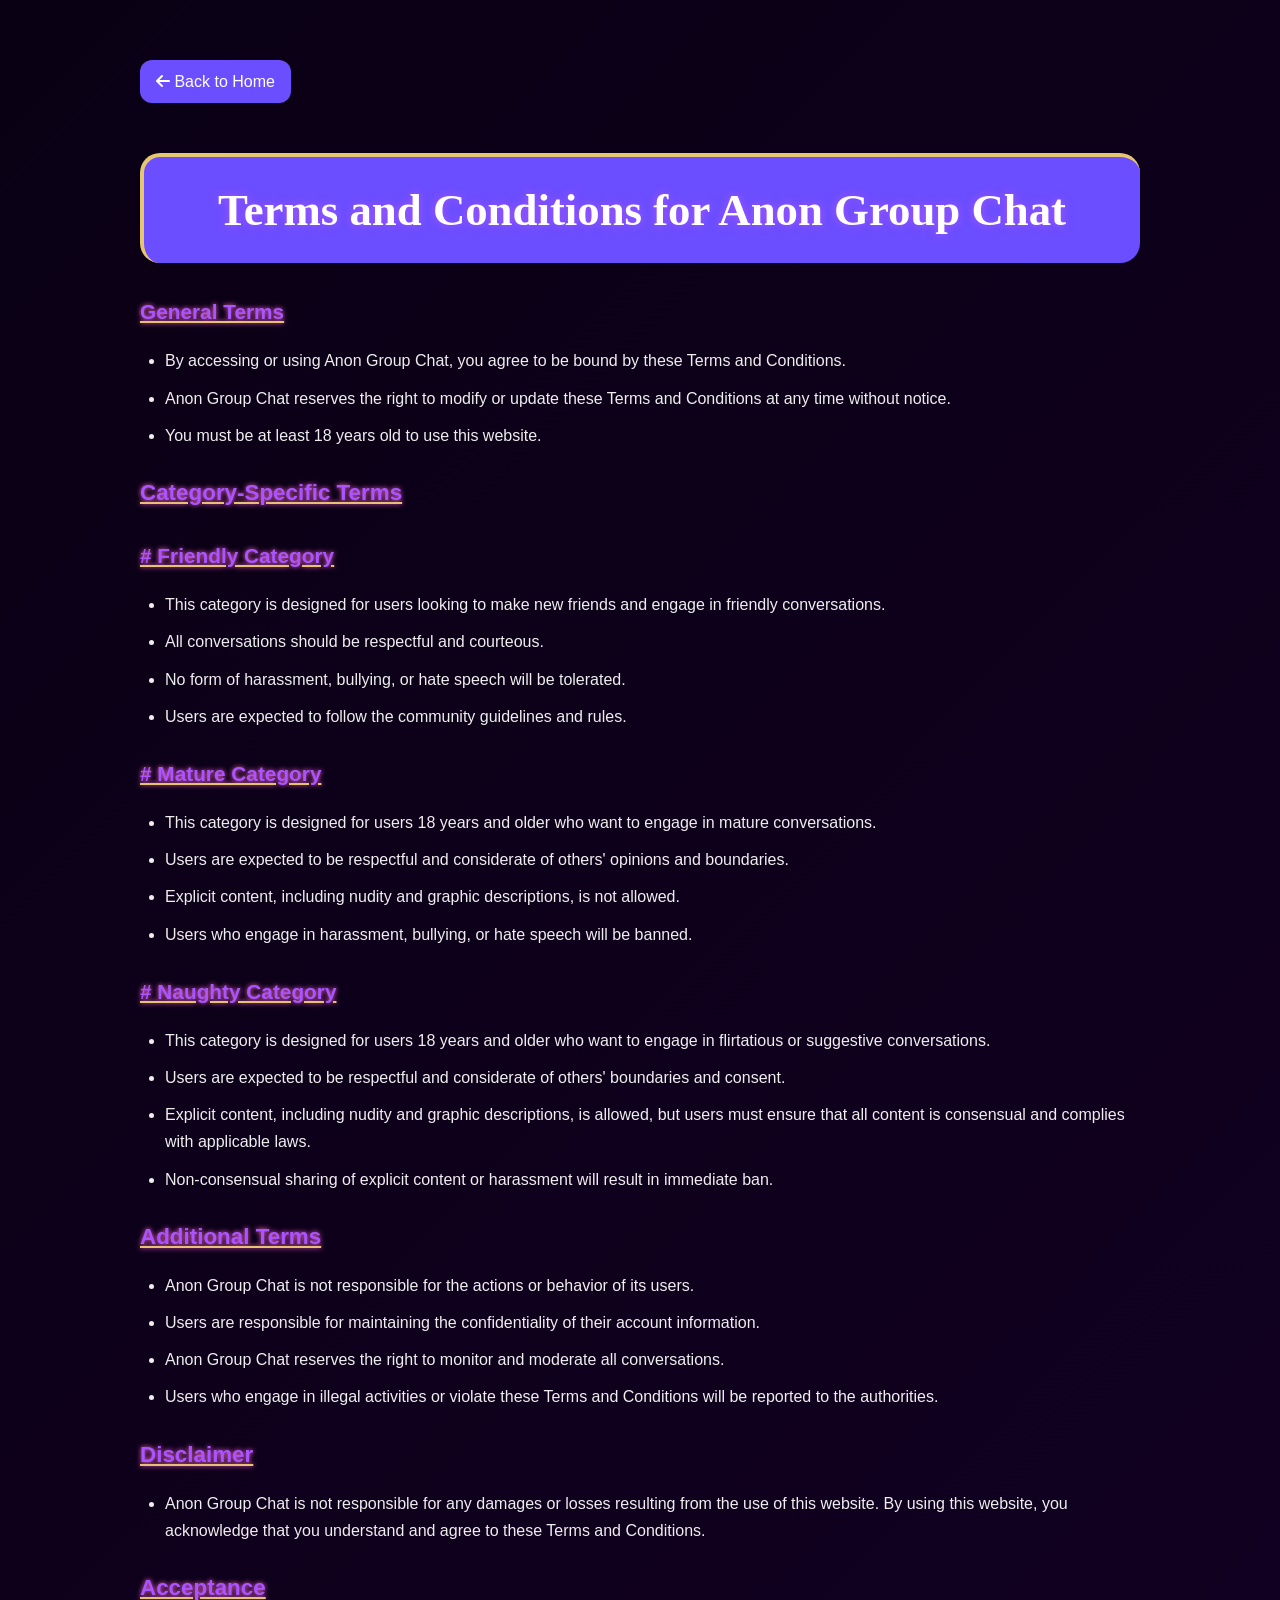
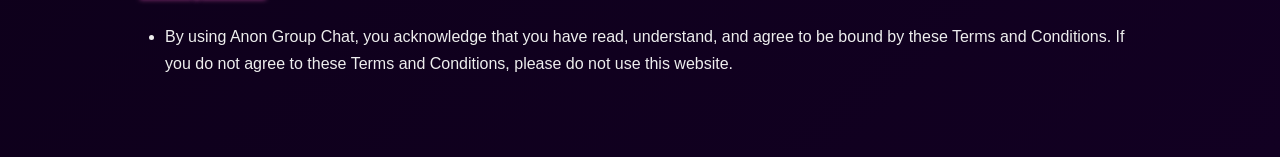
<file: rule.html>
<!DOCTYPE html>
<html lang="en">

<head>
  <meta charset="UTF-8">
  <meta name="viewport" content="width=device-width, initial-scale=1.0">
  <title>Terms and Conditions — Anon Group Chat</title>

  <!-- Fonts & icons -->
  <link href="https://api.fontshare.com/v2/css?f[]=cabinet-grotesk@200,300,400,500,700,800,900,1&display=swap" rel="stylesheet">
  <link rel="stylesheet" href="https://cdnjs.cloudflare.com/ajax/libs/font-awesome/6.0.0-beta3/css/all.min.css">

<style>
    /* ================ ALL YOUR ORIGINAL STYLE – 100% UNTOUCHED ================ */
    body {
      font-family: 'Cabinet Grotesk', sans-serif;
      background: linear-gradient(135deg, #0a0014, #1a0030, #000);
      background-size: 400% 400%;
      animation: bgAnimation 15s ease infinite;
      color: #eee;
      padding: 20px;
      line-height: 1.7;
    }

    @keyframes bgAnimation {
      0% { background-position: 0% 50%; }
      50% { background-position: 100% 50%; }
      100% { background-position: 0% 50%; }
    }

    a.back-link {
      display: inline-block;
      text-decoration: none;
      color: #fff;
      background: #6b4eff;
      padding: 8px 16px;
      border-radius: 12px;
      margin-bottom: 20px;
      transition: 0.3s;
    }

    a.back-link:hover {
      background: linear-gradient(90deg, #a855ff, #ff66cc);
    }

    h1 {
      font-size: 2rem;
      background-color: #6b4eff;
      padding: 15px 20px;
      border-radius: 20px;
      border-left: 4px solid #e6c670;
      border-top: 4px solid #e6c670;
      text-align: center;
      margin-bottom: 30px;
      font-family: cursive;
      color: #fff;
      text-shadow: 0 0 8px #a855ff;
    }

    h2, h3 {
      color: #a855ff;
      text-shadow: 0 0 5px #ff66cc;
      margin-top: 25px;
      margin-bottom: 10px;
    }

    h3 {
      text-decoration: underline;
      text-decoration-color: #e6c670;
    }

    strong {
      font-size: 1.3rem;
    }

    ul {
      list-style-type: disc;
      padding-left: 25px;
      margin-bottom: 20px;
    }

    li {
      margin-bottom: 10px;
    }

    /* Your original responsive rules – kept exactly as you wrote them */
    @media (max-width: 768px) {
      body { padding: 15px; }
      h1 { font-size: 1.7rem; padding: 12px 15px; }
      h2, h3 { font-size: 1.2rem; }
      ul { padding-left: 20px; }
    }

    @media (max-width: 480px) {
      h1 { font-size: 1.5rem; padding: 10px 12px; }
      h2, h3 { font-size: 1rem; }
      a.back-link { padding: 6px 12px; font-size: 0.9rem; }
    }

    /* ================= EXTRA RESPONSIVE POLISH (only additions) ================= */
    /* These make it look even better on tiny phones and large screens */

    @media (max-width: 360px) {
      body { padding: 12px; }
      h1 { 
        font-size: 1.35rem; 
        padding: 10px 12px; 
        border-left: 3px solid #e6c670;
        border-top: 3px solid #e6c670;
      }
      strong { font-size: 1.2rem; }
    }

    /* Tablets & larger phones – slightly bigger, more luxurious */
    @media (min-width: 769px) {
      body {
        padding: 40px 60px;
        max-width: 900px;
        margin: 0 auto;
      }
      h1 { font-size: 2.4rem; }
      h2 { font-size: 1.8rem; }
      h3 { font-size: 1.4rem; }
    }

    @media (min-width: 1200px) {
      body {
        padding: 60px 100px;
        max-width: 1000px;
      }
      h1 { font-size: 2.8rem; }
    }

    /* Prevents zoom on iOS when tapping links */
    a, button {
      font-size: max(16px, 1em);
    }
  </style>
</head>

<body>

  <a class="back-link" href="index.html"><i class="fas fa-arrow-left"></i> Back to Home</a>

  <h1>Terms and Conditions for Anon Group Chat</h1>

  <h3><strong>General Terms</strong></h3>
  <ul>
    <li>By accessing or using Anon Group Chat, you agree to be bound by these Terms and Conditions.</li>
    <li>Anon Group Chat reserves the right to modify or update these Terms and Conditions at any time without notice.</li>
    <li>You must be at least 18 years old to use this website.</li>
  </ul>

  <h3>Category-Specific Terms</h3>

  <h3><strong># Friendly Category</strong></h3>
  <ul>
    <li>This category is designed for users looking to make new friends and engage in friendly conversations.</li>
    <li>All conversations should be respectful and courteous.</li>
    <li>No form of harassment, bullying, or hate speech will be tolerated.</li>
    <li>Users are expected to follow the community guidelines and rules.</li>
  </ul>

  <h3><strong># Mature Category</strong></h3>
  <ul>
    <li>This category is designed for users 18 years and older who want to engage in mature conversations.</li>
    <li>Users are expected to be respectful and considerate of others' opinions and boundaries.</li>
    <li>Explicit content, including nudity and graphic descriptions, is not allowed.</li>
    <li>Users who engage in harassment, bullying, or hate speech will be banned.</li>
  </ul>

  <h3><strong># Naughty Category</strong></h3>
  <ul>
    <li>This category is designed for users 18 years and older who want to engage in flirtatious or suggestive conversations.</li>
    <li>Users are expected to be respectful and considerate of others' boundaries and consent.</li>
    <li>Explicit content, including nudity and graphic descriptions, is allowed, but users must ensure that all content is consensual and complies with applicable laws.</li>
    <li>Non-consensual sharing of explicit content or harassment will result in immediate ban.</li>
  </ul>

  <h3>Additional Terms</h3>
  <ul>
    <li>Anon Group Chat is not responsible for the actions or behavior of its users.</li>
    <li>Users are responsible for maintaining the confidentiality of their account information.</li>
    <li>Anon Group Chat reserves the right to monitor and moderate all conversations.</li>
    <li>Users who engage in illegal activities or violate these Terms and Conditions will be reported to the authorities.</li>
  </ul>

  <h3>Disclaimer</h3>
  <ul>
    <li>Anon Group Chat is not responsible for any damages or losses resulting from the use of this website. By using this website, you acknowledge that you understand and agree to these Terms and Conditions.</li>
  </ul>

  <h3>Acceptance</h3>
  <ul>
    <li>By using Anon Group Chat, you acknowledge that you have read, understand, and agree to be bound by these Terms and Conditions. If you do not agree to these Terms and Conditions, please do not use this website.</li>
  </ul>

</body>

</html>
</file>
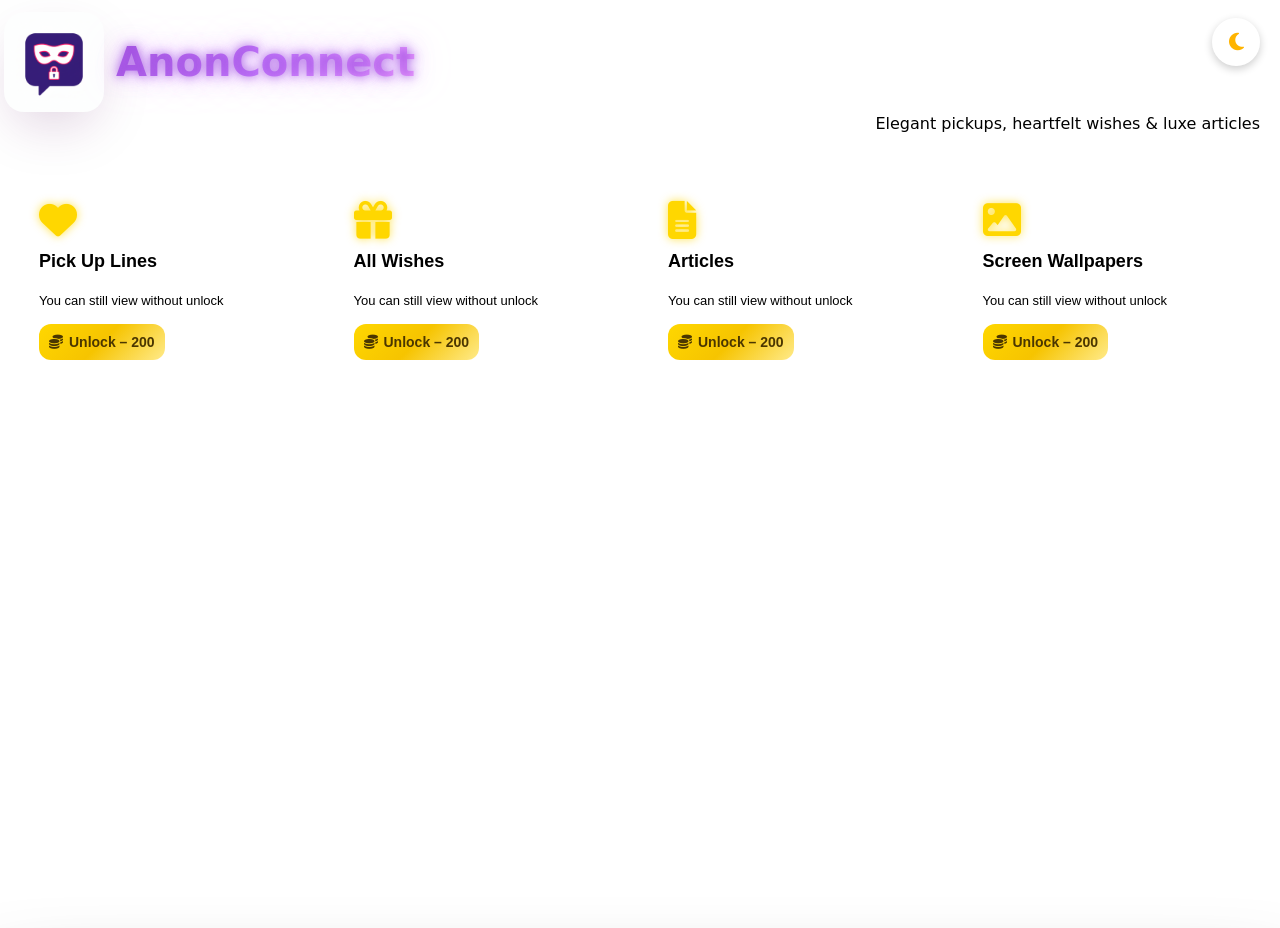
<file: tools.html>
<!doctype html>
<html lang="en">
<head>
<meta charset="utf-8" />
<meta name="viewport" content="width=device-width,initial-scale=1" />
<title>Lovely Luxe — Pickups, Wishes & Articles</title>

<!-- Fonts & Icons -->
<link href="https://api.fontshare.com/v2/css?f[]=cabinet-grotesk@400,500,700,800&display=swap" rel="stylesheet" />
<link rel="stylesheet" href="https://cdnjs.cloudflare.com/ajax/libs/font-awesome/6.5.0/css/all.min.css"/>

<style>
<style>
    :root {
      --bg-1: #07060b;
      --bg-2: #0b0712;
      --glass: rgba(255,255,255,0.03);
      --glass-border: rgba(255,255,255,0.08);
      --gold-1: linear-gradient(90deg,#ffd89b,#f6a6ff 60%);
      --gold-glow: rgba(255,215,139,0.25);
      --accent: rgba(255,185,111,0.9);
      --muted: #c9c3d9;
      --text: #ffffff;
      --radius: 16px;
      --btn-h: 48px;
      --card-pad: 20px;
    }

    * { box-sizing: border-box; }

    html, body {
      height: 100%;
      margin: 0;
      font-family: "Cabinet Grotesk", system-ui, Segoe UI, Roboto, Arial;
      color: var(--text);
      background: linear-gradient(180deg, var(--bg-1), var(--bg-2));
      -webkit-font-smoothing: antialiased;
      transition: background 0.5s ease, color 0.5s ease;

/* ====================== PREMIUM THEME TOGGLE ====================== */
#themeToggle {
  display: none;
  position: fixed;
  top: 20px;
  right: 24px;
  z-index: 99999;
  width: 56px; height: 56px;
  border-radius: 50%;
  background: var(--glass);
  backdrop-filter: blur(16px);
  border: 1px solid var(--glass-border);
  color: #ffb400;
  font-size: 24px;
  cursor: pointer;
  display: flex;
  align-items: center;
  justify-content: center;
  box-shadow: 0 8px 32px rgba(0,0,0,0.3);
  transition: all 0.4s cubic-bezier(0.2, 0.8, 0.2, 1);
}
#themeToggle:hover {
  transform: scale(1.2) rotate(30deg);
  background: var(--gold-1);
  box-shadow: 0 0 50px var(--gold-glow);
  color: #0f0b1a;
}
.light-mode #themeToggle { color: #9d4edd; }
.light-mode #themeToggle:hover { color: white; }

/* ====================== YOUR ORIGINAL STYLES (only fixed where needed) ====================== */
.container { max-width:1150px; margin:28px auto; padding:0 20px; }

/* Header */
.header { display:flex; align-items:center; justify-content:space-between; gap:16px; margin-bottom:18px; }
.brand { display:flex; gap:14px; align-items:center; }
.logo {
  width:68px; height:68px; border-radius:18px;
  background: linear-gradient(135deg,#2b0736,#5a0f5c);
  display:flex; align-items:center; justify-content:center;
  font-weight:800; color:white; font-size:28px;
  box-shadow: 0 20px 60px rgba(90,15,92,0.28), inset 0 -6px 18px rgba(255,255,255,0.02);
}
.light-mode .logo {
  background: linear-gradient(135deg,#9d4edd,#c77dff);
  box-shadow: 0 20px 60px rgba(157,78,221,0.22);
}
.title {
  font-size: 40px;
  font-weight: 900;
  font-family: "Cabinet Grotesk", system-ui;
  background: linear-gradient(135deg, #9d4edd, #c77dff, #f6a6ff);
  -webkit-background-clip: text;
  background-clip: text;
  -webkit-text-fill-color: transparent;
  margin: 10px 0;
  text-shadow: 
    0 0 10px rgba(157,78,221,0.8),
    0 0 20px rgba(198,125,255,0.6),
    0 0 40px rgba(246,166,255,0.4);
  animation: float 6s ease-in-out infinite;
}

@keyframes float {
  0%, 100% { transform: translateY(0px); }
  50% { transform: translateY(-12px); }
}
.subtitle { color:var(--muted); font-size:13px; }

/* control buttons */
/* GRID */
.controls {
  display: grid;
  grid-template-columns: repeat(auto-fit, minmax(220px, 1fr));
  gap: 18px;
  padding: 20px;
}

/* CARD BUTTON */
.main-btn {
  background: rgba(255, 255, 255, 0.06);
  border: 1px solid rgba(255, 255, 255, 0.14);
  backdrop-filter: blur(16px);
  border-radius: 18px;
  padding: 18px;
  text-align: center;

  display: flex;
  flex-direction: column;
  gap: 8px;

  transition: 0.35s ease;
  cursor: pointer;

  position: relative;
  overflow: hidden;
}

/* GOLD + NEON HOVER */
.main-btn:hover {
  transform: translateY(-4px) scale(1.02);
  border-color: rgba(255, 215, 0, 0.5);
  box-shadow: 0 0 15px rgba(255, 215, 0, 0.5),
              0 0 5px rgba(255, 215, 0, 0.6);
}

/* ICON */
.main-btn .icon {
  font-size: 38px;
  color: gold;
  text-shadow: 0 0 10px rgba(255, 215, 0, 0.7);
}

/* Title */
.main-btn h3 {
  font-size: 18px;
  margin: 0;
  font-weight: 700;
}

/* Sub text */
.main-btn .sub {
  font-size: 13px;
  color: black;
  margin-bottom: 8px;
}

/* Unlock button look */
.main-btn .unlock {
  background: linear-gradient(135deg, #FFD700, #F6C400, #FFEA8A);
  padding: 10px;
  border-radius: 12px;
  font-size: 14px;
  font-weight: 700;
  color: #4a3600;

  display: flex;
  justify-content: center;
  align-items: center;
  gap: 6px;

  transition: 0.3s ease;
  animation: pulseGold 1.8s infinite ease-in-out;
}

/* Neon glow on hover */
.main-btn:hover .unlock {
  box-shadow: 0 0 12px gold;
}

/* Gold pulse animation */
@keyframes pulseGold {
  0% { transform: scale(1); box-shadow: 0 0 6px gold; }
  50% { transform: scale(1.05); box-shadow: 0 0 18px gold; }
  100% { transform: scale(1); box-shadow: 0 0 6px gold; }
}

/* Unlock shine effect */
.main-btn .unlock::after {
  content: "";
  position: absolute;
  top: 0;
  left: -100%;
  width: 50%;
  height: 100%;
  background: rgba(255,255,255,0.4);
  transform: skewX(-25deg);
  animation: shine 2.4s infinite;
}

@keyframes shine {
  0% { left: -100%; }
  50% { left: 130%; }
  100% { left: 130%; }
}

/* overlay panel */
.overlay {
  position:fixed; inset:0; display:none; align-items:center; justify-content:center;
  z-index:9999; padding:28px;
  background: linear-gradient(180deg, rgba(3,2,6,0.92), rgba(2,1,4,0.96));
  backdrop-filter: blur(12px);
}
.overlay.show { display:flex; }
.light-mode .overlay {
  background: rgba(250,248,255,0.96);
}

/* panel container */
.panel {
  width:100%; max-width:1080px; height:calc(100% - 80px);
  border-radius:20px; padding:18px; position:relative; overflow:hidden;
  background: var(--glass);
  border:1px solid var(--glass-border);
  box-shadow:0 40px 120px rgba(3,2,6,0.8);
  backdrop-filter: blur(16px);
}

/* close button */
.close-x {
  position:absolute; right:5px; top:-5px; border:0;
  width:48px; height:48px; border-radius:12px; cursor:pointer;
  background: var(--glass); color:white;
  display:flex; align-items:center; justify-content:center;
  font-size:18px;
}
.close-x:hover {
  background: var(--gold-1);
  color: #0f0b1a;
}

/* panel header */
.panel-head { display:flex; align-items:center; justify-content:space-between; padding:8px 6px 16px 6px; }
.panel-title { font-size:18px; margin:0; }
.panel-sub { color:var(--muted); font-size:13px; }

/* layout: left list / right viewer */
.panel-body { display:flex; gap:18px; height:calc(100% - 86px); }


.left-col{width:420px;max-width:40%;overflow:auto;padding-right:8px;border-right:1px solid rgba(255,255,255,0.02)}
.right-col{flex:1;overflow:auto;padding-left:8px;display:flex;flex-direction:column}

/* search row */
.search{display:flex;gap:8px;margin-bottom:12px}
.input{flex:1;padding:12px;border-radius:12px;border:0;background:rgba(255,255,255,0.02);color:#fff;font-size:14px;outline:none}
.small-btn{padding:10px 12px;border-radius:10px;border:0;background:linear-gradient(90deg,#f6a6ff,#ffd89b);color:#061022;font-weight:700;cursor:pointer}

/* GLASS card list item */
.item{
  background: linear-gradient(180deg, rgba(255,255,255,0.02), rgba(255,255,255,0.01));
  border-radius:14px;padding:14px;margin-bottom:12px;cursor:pointer;display:flex;align-items:flex-start;gap:12px;border:1px solid rgba(255,255,255,0.03);
  transition:transform .12s ease, box-shadow .12s ease;
}
.item:hover{ transform:translateY(-6px); box-shadow:0 18px 40px rgba(90,15,92,0.12) }
.item .meta{flex:1}
.item .title{font-weight:800;margin:0;font-size:14px}
.item .sub{color:var(--muted);font-size:13px;margin-top:8px}
.item .copy-icon{width:44px;height:44px;border-radius:10px;background:rgba(255,255,255,0.02);display:flex;align-items:center;justify-content:center;border:1px solid rgba(255,255,255,0.02);cursor:pointer}
.item .copy-icon i{color: #f9e6d6}

/* viewer big card (right) */
.viewer{background:linear-gradient(180deg, rgba(255,255,255,0.02), rgba(255,255,255,0.01));border-radius:16px;padding:18px;border:1px solid rgba(255,255,255,0.03);flex:1;display:flex;flex-direction:column;gap:12px}
.viewer-top{display:flex;align-items:center;justify-content:space-between}
.viewer-title{font-weight:900;font-size:18px}
.viewer-sub{color:var(--muted);font-size:13px}
.card{
  background: linear-gradient(180deg, rgba(255,255,255,0.01), rgba(255,255,255,0.008));
  padding:var(--card-pad); border-radius:14px; border:1px solid rgba(255,255,255,0.02); font-size:18px; line-height:1.5; color:#fff;
  box-shadow: 0 12px 30px rgba(2,1,4,0.6);
  position:relative;
}

/* gold corner accent */
.card::after{
  content:''; position:absolute; right:12px; top:12px; width:56px;height:56px; border-radius:12px;
  background: linear-gradient(135deg, rgba(255,230,180,0.08), rgba(246,166,255,0.04));
  border:1px solid rgba(255,190,120,0.06);
  pointer-events:none;
}

/* big copy in card */
.card .card-cta{position:absolute; right:18px; bottom:18px;}
.action-btn{
  padding:10px 12px;border-radius:12px;border:0;background:linear-gradient(90deg,#ffd89b,#f6a6ff);
  color:#061022;font-weight:800;cursor:pointer;display:inline-flex;gap:8px;align-items:center;
}
#listItems{
  color: white;
}

/* pagination row */
.pagination{display:flex;gap:8px;flex-wrap:wrap;margin-top:10px;align-items:center;color: white;}
.page-btn{padding:8px 10px;border-radius:10px;border:1px solid rgba(255,255,255,0.03);background:transparent;color:#fff;cursor:pointer}
.page-btn.active{background:linear-gradient(90deg,#ffd89b,#f6a6ff);color:#061022}

/* wallpaper grid within viewer for wallpaper section */
.wall-grid{display:grid;grid-template-columns: repeat(3,1fr);gap:12px}
.wall-grid img{width:100%;height:220px;object-fit:cover;border-radius:12px;cursor:pointer}

/* bottom sliding article drawer */
.article-drawer{
  position:fixed; left:0; right:0; bottom:-100%; height:85%; background: linear-gradient(180deg, rgba(4,2,8,0.98), rgba(8,6,16,0.99));
  border-top-left-radius:18px;border-top-right-radius:18px;padding:18px;box-shadow:0 -30px 90px rgba(0,0,0,0.7);transition:bottom .36s cubic-bezier(.2,.9,.2,1);
  z-index:12000; border:1px solid rgba(255,255,255,0.03);
}
.article-drawer.open{ bottom:0; }
.drawer-head{display:flex;align-items:center;justify-content:space-between;gap:12px;margin-bottom:12px}
.drawer-title{font-weight:900}
.drawer-content{overflow:auto;height:calc(100% - 72px);padding-right:6px}
 /* ================= THEME TOGGLE ================= */
 #themeToggle {
   position: fixed;
   top: 18px;
   right: 20px;
   z-index: 9999;
   background: rgba(255, 255, 255, 0.1);
   backdrop-filter: blur(6px);
   border: 1px solid rgba(255, 255, 255, 0.2);
   border-radius: 50%;
   width: 48px;
   height: 48px;
   display: flex;
   align-items: center;
   justify-content: center;
   cursor: pointer;
   box-shadow: 0 3px 8px rgba(0, 0, 0, 0.2);
   transition: all 0.3s ease;
 }
 
 #themeToggle:hover {
   background: #a855ff;
   transform: scale(1.1);
   box-shadow: 0 0 20px rgba(168, 85, 255, 0.6);
 }
 
 #themeToggle i {
   font-size: 20px;
   color: #ffb400;
   transition: transform 0.4s ease;
 }
 
 #themeToggle.active i {
   transform: rotate(360deg);
 }
/* Glassy lock overlay */
#overlay.section-locked::before {
  content: '';
  position: absolute;
  inset: 0;
  background: rgba(0, 0, 0, 0.55);
  backdrop-filter: blur(14px);
  -webkit-backdrop-filter: blur(14px);
  z-index: 999;
  pointer-events: none;
  border-radius: 12px;
  transition: all 0.4s ease;
}

/* Blur left & right content */
#overlay.section-locked .panel-body,
#overlay.section-locked .left-col,
#overlay.section-locked .right-col {
  filter: blur(10px) brightness(0.85);
  pointer-events: none;
  user-select: none;
  transition: all 0.4s ease;
}

/* Keep header visible */
#overlay.section-locked .panel-head {
  filter: none !important;
  position: relative;
  z-index: 1000;
}

/* Unlock prompt overlay with icon */
#overlay.section-locked::after {
  content: '🔒 Unlock this section to see all content';
  position: absolute;
  top: 50%;
  left: 50%;
  transform: translate(-50%, -50%);
  background: rgba(248, 2395, 18, 0.95);
  color: #111;
  padding: 18px 28px;
  border-radius: 24px;
  font-size: 18px;
  font-weight: 600;
  z-index: 1001;
  text-align: center;
  max-width: 90%;
  box-shadow: 0 12px 32px rgba(0, 0, 0, 0.35);
  display: flex;
  align-items: center;
  gap: 12px;
  justify-content: center;
  pointer-events: auto;
  backdrop-filter: blur(4px);
  -webkit-backdrop-filter: blur(4px);
  transition: all 0.4s ease;
}

/* Smooth transitions when locking/unlocking */
#overlay.section-locked,
#overlay.section-locked::before,
#overlay.section-locked::after,
#overlay.section-locked .panel-body {
  transition: all 0.4s ease-in-out;
}

#toast {
  position: fixed;
  bottom: 60px;
  left: 50%;
  transform: translateX(-50%) translateY(50px);
  min-width: 220px;
  max-width: 90%;
  padding: 14px 24px;
  border-radius: 12px;
  color: #fff;
  font-weight: 600;
  font-size: 15px;
  text-align: center;
  backdrop-filter: blur(10px);
  -webkit-backdrop-filter: blur(10px);
  box-shadow: 0 6px 20px rgba(0,0,0,0.35);
  opacity: 0;
  display: flex;
  align-items: center;
  justify-content: center;
  gap: 10px;
  z-index: 2000;
  transition: all 0.4s ease;
  flex-direction: column;
  overflow: hidden;
  position: relative;
}

#toast.show {
  opacity: 1;
  transform: translateX(-50%) translateY(0);
}

/* Type icons (emoji) */
#toast.success::before { content: '✅'; }
#toast.error::before { content: '❌'; }
#toast.info::before { content: 'ℹ️'; }

/* Progress bar */
#toast .progress {
  position: absolute;
  bottom: 0;
  left: 0;
  height: 4px;
  background: rgba(255,255,255,0.85);
  width: 100%;
  transform-origin: left;
  animation: toastProgress linear forwards;
}

@keyframes toastProgress {
  from { transform: scaleX(1); }
  to { transform: scaleX(0); }
}

/* Close button */
#toast .close-toast {
  position: absolute;
  top: 6px;
  right: 8px;
  font-size: 20px;
  cursor: pointer;
  color: rgba(255,255,255,0.9);
  transition: color 0.2s ease;
}

#toast .close-toast:hover {
  color: #fff;
}
hidden{
  display: none !important;
}


/* YOUR ORIGINAL RESPONSIVE RULE (kept intact) */
    @media (max-width:900px){
      .controls{grid-template-columns:repeat(2,1fr)}
      .panel-body{flex-direction:column}
      .left-col{width:100%;max-width:100%;border-right:0;padding-bottom:8px}
      .right-col{padding-left:0}
      .wall-grid img{height:140px}
    }

    /* ================= EXTRA RESPONSIVE PERFECTION (only additions) ================= */

    /* Tiny phones */
    @media (max-width: 480px) {
      .container { padding: 0 12px; margin: 16px auto; }
      .header { flex-direction: column; text-align: center; gap: 12px; }
      .title { font-size: 32px; }
      .logo { width: 56px; height: 56px; font-size: 24px; }

      .controls {
        grid-template-columns: 1fr;
        gap: 14px;
        padding: 14px;
      }

      .main-btn {
        padding: 16px;
      }
      .main-btn .icon { font-size: 34px; }
      .main-btn h3 { font-size: 17px; }

      .panel { padding: 14px; border-radius: 16px; }
      .left-col, .right-col { padding: 0; }
      .item { padding: 12px; gap: 10px; }
      .item .title { font-size: 13.5px; }
      .viewer { padding: 14px; }
      .card { font-size: 16px; padding: 16px; }

      .wall-grid { grid-template-columns: repeat(2, 1fr); }
      .wall-grid img { height: 120px; }

      #themeToggle {
        width: 48px; height: 48px; font-size: 20px;
        top: 12px; right: 12px;
      }
    }

    /* Extra small phones */
    @media (max-width: 360px) {
      .title { font-size: 28px; }
      .main-btn h3 { font-size: 16px; }
      .card { font-size: 15px; }
    }

    /* Tablet portrait */
    @media (min-width: 481px) and (max-width: 900px) {
      .controls { grid-template-columns: repeat(2, 1fr); }
      .title { font-size: 36px; }
    }

    /* Large tablets & small desktops */
    @media (min-width: 901px) and (max-width: 1200px) {
      .controls { grid-template-columns: repeat(3, 1fr); }
      .left-col { width: 360px; }
    }

    /* Full desktop – maximum luxury */
    @media (min-width: 1201px) {
      .container { max-width: 1280px; }
      .controls { grid-template-columns: repeat(4, 1fr); }
      .left-col { width: 460px; }
    }

    /* Landscape mobile – use full height */
    @media (max-height: 600px) and (orientation: landscape) {
      .container { margin: 12px auto; }
      .panel { height: 92vh; }
      .article-drawer { height: 92vh; }
    }

    /* Prevent zoom on inputs */
    input, button, textarea, select {
      font-size: max(16px, 1em);
    }
  </style>
</style>

</head>
<body>
  
<button id="themeToggle" class="hidden" >
  <i class="fa-solid fa-moon hidden"></i>
</button>


<div class="container">
  <div class="header">
    <div class="brand">
      <div class="logo"><img id="userAvatar" class="avatar" src="./badge-72.png" style="width: 100px; height: 100px; border-radius: 20px; margin:20px ;" alt="logo" /></div>
      
      <div>
  </div>
        <h1 class="title">AnonConnect</h1>
        <div class="subtitle"></div>
      </div>
    </div>
    <div style="text-align:right;color:var(--muted)">
      <div>Elegant pickups, heartfelt wishes & luxe articles</div>
    </div>
  </div>

<div class="controls" role="tablist" aria-label="Main sections">

  <button class="main-btn" data-open="pickup">
    <div class="icon"><i class="fas fa-heart"></i></div>
    <h3>Pick Up Lines</h3>
    <p class="sub" style="color:black;">You can still view without unlock</p>
    <div class="unlock">
      <i class="fas fa-coins"></i> Unlock – 200
    </div>
  </button>

  <button class="main-btn" data-open="wishes">
    <div class="icon"><i class="fas fa-gift"></i></div>
    <h3>All Wishes</h3>
    <p class="sub">You can still view without unlock</p>
    <div class="unlock">
      <i class="fas fa-coins"></i> Unlock – 200
    </div>
  </button>

  <button class="main-btn" data-open="articles">
    <div class="icon"><i class="fas fa-file-lines"></i></div>
    <h3>Articles</h3>
    <p class="sub">You can still view without unlock</p>
    <div class="unlock">
      <i class="fas fa-coins"></i> Unlock – 200
    </div>
  </button>

  <button class="main-btn" data-open="wallpaper">
    <div class="icon"><i class="fas fa-image"></i></div>
    <h3>Screen Wallpapers</h3>
    <p class="sub">You can still view without unlock</p>
    <div class="unlock">
      <i class="fas fa-coins"></i> Unlock – 200
    </div>
  </button>

</div>

<!-- FULLSCREEN OVERLAY -->
<div id="overlay" class="overlay" aria-hidden="true">
  <div class="panel" role="dialog" aria-modal="true" aria-labelledby="panelTitle">
    <button class="close-x" id="closeOverlay" title="Close"><i class="fas fa-times"></i></button>

    <div class="panel-head">
      <div>
        <div class="panel-title" id="panelTitle">Section</div>
        <div class="panel-sub" id="panelSub">Subtext</div>
      </div>
      <div style="display:flex;align-items:center;gap:10px">
        <button id="prevItem" class="small-btn" title="Prev"><i class="fas fa-chevron-left"></i></button>
        <button id="nextItem" class="small-btn" title="Next"><i class="fas fa-chevron-right"></i></button>
      </div>
    </div>

    <div class="panel-body">
      <div class="left-col">
        <div class="search">
          <input id="searchInput" class="input" placeholder="Search… (title or content)" />
          <button id="autoPlayToggle" class="small-btn" title="Toggle autoplay">Autoplay</button>
        </div>
        <div id="listItems" aria-live="polite"></div>

        <div style="margin-top:12px">
          <div class="pagination" id="pagesContainer"></div>
        </div>
      </div>

      <div class="right-col">
        <div class="viewer">
          <div class="viewer-top">
            <div>
              <div class="viewer-title" id="viewerTitle">Open an item</div>
              <div class="viewer-sub" id="viewerSub">Select left to view</div>
            </div>
            <div style="display:flex;gap:8px">
              <button id="copyBtn" class="action-btn" title="Copy shown content"><i class="fas fa-copy"></i> Copy</button>
              <button id="openAllBtn" class="action-btn" title="Open page of items"><i class="fas fa-list"></i> List</button>
            </div>
          </div>

          <div class="card" id="viewerCard">
            <div id="viewerContent" style="white-space:pre-wrap;color:#fff"></div>
            <div style="position:absolute;right:18px;bottom:18px">
              <button id="cardCopy" class="action-btn"><i class="fas fa-copy"></i> Copy</button>
            </div>
          </div>

          <div style="display:flex;justify-content:space-between;align-items:center;margin-top:10px">
            <div id="countInfo" style="color:var(--muted)"></div>
            <div>
              <button id="prevPage" class="page-btn">Prev</button>
              <button id="nextPage" class="page-btn">Next</button>
            </div>
          </div>

        </div>
      </div>
    </div>

  </div>
</div>

<!-- Sliding Article Drawer -->
<div id="articleDrawer" class="article-drawer" aria-hidden="true">
  <div class="drawer-head">
    <div>
      <div class="drawer-title" id="drawerTitle">Article</div>
      <div style="color:var(--muted);font-size:13px" id="drawerSub">Topic</div>
    </div>
    <div>
      <button id="drawerClose" class="small-btn"><i class="fas fa-times"></i></button>
    </div>
  </div>
  <div class="drawer-content" id="drawerContent"></div>
</div>

<script type="module">
  // ==== SUPABASE ====
  import { createClient } from 'https://esm.sh/@supabase/supabase-js@2';

/* ====================== SUPABASE ====================== */
const SUPABASE_URL = 'https://ssyaklpnjhoxukfanyxb.supabase.co';
const SUPABASE_ANON_KEY = 'eyJhbGciOiJIUzI1NiIsInR5cCI6IkpXVCJ9.eyJpc3MiOiJzdXBhYmFzZSIsInJlZiI6InNzeWFrbHBuamhveHVrZmFueXhiIiwicm9sZSI6ImFub24iLCJpYXQiOjE3ODExNjA2NzUsImV4cCI6MjA5NjczNjY3NX0.H95B092ZXEAQz3l6-QefzWt44RZLpp5PdiEbLktstGE';
const supabase = createClient(SUPABASE_URL, SUPABASE_ANON_KEY);
window.supabase = supabase;

// ====================== GLOBAL STATE ======================
let currentUserId = null;
let unlockedSections = new Set();
let userCoins = 0;
let currentSection = null; // optional: tracks currently open section

// ====================== LOAD USER DATA ======================
async function loadUserUnlocks() {
  try {
    // Use getSession() instead of getUser() for reliable session handling
    const { data: { session }, error: sessionError } = await supabase.auth.getSession();
    if (sessionError || !session?.user) {
      console.log("No user logged in");
      return false;
    }

    currentUserId = session.user.id;

    // Fetch profile
    const { data: profile, error } = await supabase
      .from('profiles')
      .select('unlocked_sections, coins')
      .eq('id', currentUserId)
      .single();

    if (error || !profile) {
      toast("Failed to load profile", "error");
      return false;
    }

    // Update local state
    unlockedSections = new Set(profile.unlocked_sections || []);
    userCoins = profile.coins || 0;

    // Update unlock buttons
    document.querySelectorAll('.main-btn').forEach(btn => {
      const section = btn.dataset.open;
      const unlockEl = btn.querySelector('.unlock');
      if (!unlockEl) return; // safety check
      if (unlockedSections.has(section)) {
        unlockEl.innerHTML = '✓ Unlocked';
        unlockEl.classList.add('unlocked');
      } else {
        unlockEl.innerHTML = `<i class="fas fa-coins"></i> Unlock All – 200 Coins`;
        unlockEl.classList.remove('unlocked');
      }
    });

    return true;
  } catch (err) {
    console.error("loadUserUnlocks error:", err);
    toast("Connection issue", "error");
    return false;
  }
}

// ====================== UNLOCK SECTION ======================
async function unlockSection(section) {
  if (!currentUserId) {
    toast("Please sign in first", "error");
    return;
  }

  if (unlockedSections.has(section)) {
    toast("Already unlocked!", "success");
    return;
  }

  if (userCoins < 200) {
    toast(`Not enough coins! You have ${userCoins} 🪙`, "error");
    return;
  }

  const newList = [...unlockedSections, section];

  const { error } = await supabase
    .from('profiles')
    .update({
      unlocked_sections: newList,
      coins: userCoins - 200
    })
    .eq('id', currentUserId);

  if (error) {
    console.error("Unlock error:", error);
    toast("Unlock failed – try again", "error");
    return;
  }

  // Update local state
  unlockedSections.add(section);
  userCoins -= 200;

  toast("Full access unlocked! Enjoy 🎉", "success", 4000);

  // Update button safely
  const btn = document.querySelector(`[data-open="${section}"] .unlock`);
  if (btn) {
    btn.innerHTML = '✓ Unlocked';
    btn.classList.add('unlocked');
  }

  // Refresh current section if open
  if (currentSection === section && typeof openSection === 'function') {
    openSection(section);
  }
  
}

// ====================== ATTACH UNLOCK BUTTONS ======================
function attachUnlockListeners() {
  document.querySelectorAll('.unlock').forEach(el => {
    el.onclick = (e) => {
      e.stopPropagation();
      e.preventDefault();
      const btn = e.target.closest('.main-btn');
      if (!btn) return;
      const section = btn.dataset.open;
      unlockSection(section);
    };
  });
}



// ====================== THEME TOGGLE (unchanged – perfect) ======================
const toggle = document.getElementById('themeToggle');
const root = document.documentElement;
const moon = '<i class="fa-solid fa-moon"></i>';
const sun = '<i class="fa-solid fa-sun"></i>';

if (localStorage.getItem('theme') === 'light' || (!localStorage.getItem('theme') && window.matchMedia('(prefers-color-scheme: light)').matches)) {
  root.classList.add('light-mode');
  toggle.innerHTML = sun;
}

toggle.addEventListener('click', () => {
  root.classList.toggle('light-mode');
  toggle.innerHTML = root.classList.contains('light-mode') ? sun : moon;
  localStorage.setItem('theme', root.classList.contains('light-mode') ? 'light' : 'dark');
});

let toastTimeout;

function toast(msg, type = 'info', duration = 3000) {
  const t = document.getElementById('toast') || document.createElement('div');
  t.id = 'toast';
  t.textContent = msg;
  t.className = type;
  
  t.style.background =
    type === 'success' ? 'linear-gradient(135deg,#38b000,#69db7c)' :
    type === 'error' ? 'linear-gradient(135deg,#d90429,#ef233c)' :
    'linear-gradient(135deg,#0575e6,#00f5a0)';
  
  // Remove previous progress & close button if any
  t.querySelectorAll('.progress, .close-toast').forEach(el => el.remove());
  
  // Add progress bar
  const prog = document.createElement('div');
  prog.className = 'progress';
  prog.style.animationDuration = `${duration}ms`;
  t.appendChild(prog);
  
  // Add close button
  const closeBtn = document.createElement('span');
  closeBtn.className = 'close-toast';
  closeBtn.innerHTML = '&times;';
  closeBtn.addEventListener('click', () => {
    t.classList.remove('show');
    clearTimeout(toastTimeout);
    setTimeout(() => { if (document.body.contains(t)) t.remove(); }, 300);
  });
  t.appendChild(closeBtn);
  
  if (!document.body.contains(t)) document.body.appendChild(t);
  
  clearTimeout(toastTimeout);
  t.classList.remove('show');
  
  // Trigger reflow
  void t.offsetWidth;
  
  // Show toast
  t.classList.add('show');
  
  // Auto hide
  toastTimeout = setTimeout(() => {
    t.classList.remove('show');
    setTimeout(() => { if (document.body.contains(t)) t.remove(); }, 500);
  }, duration);
}



/* ---------------------
   Configuration & Generators
   --------------------- */
const CONFIG = {
  pickupCount: 200,
  wishesPerCategory: 100,
  itemsPerPage: 8,
  autoplayMs: 4200
};

/* pickup parts */
const pickupParts = {
  openers: ["Are you","Do you believe in love at first sight","Is your name","Excuse me","I must be dreaming","Can I tell you","Quick question","Hey","If beauty were time","Do you have a map"],
  middles: ["a magician?","a camera?","Wi-Fi?","an angel?","a work of art?","a song?","the sun?","a dream?","the reason I smile?","the missing piece?"],
  tails: ["Because whenever I look at you, everyone else disappears.","Because you just made my day brighter.","Because I feel a connection.","Because I was hoping you'd notice me.","Because I can't stop smiling when you're near.","Because my heart just skipped a beat.","Because you light up the room.","— can I buy you a coffee?","— is it okay if I stay a while?","— I had to come say hi."],
  compliments: ["Your smile is contagious.","Your laugh is my favorite sound.","You look amazing today.","You're exactly my kind of beautiful.","Talking to you feels like sunshine."]
};

/* wishes templates */
const wishesTemplates = {
  birthday: [
  // Short
  "Happy Birthday, {name}! Wishing you {wish}.",
  "To a wonderful you — {wish} on your special day!",
  "Cheers to {name}! Enjoy a year of {wish}.",
  "Wishing you {wish} and smiles today.",
  "May {wish} bring joy to your birthday.",
  "Celebrate today with {wish} and laughter.",
  // Medium
  "May your birthday be filled with joy, laughter, and {wish}.",
  "Wishing you a memorable birthday, {name}, full of {wish} and {wish2}.",
  "Sending you birthday cheer and wishes of {wish}, {wish2}, and happiness.",
  "On your special day, may you experience {wish} and the warmth of loved ones.",
  "Another year of greatness ahead! Wishing you {wish} and unforgettable moments.",
  "Happy Birthday! May every moment today remind you of {wish} and hope.",
  "May your day overflow with {wish} and a touch of magic.",
  "Celebrate {name}! May this birthday bring {wish} and sweet memories.",
  // Slightly Long
  "Wishing you a birthday filled with love, laughter, {wish}, and unforgettable moments.",
  "May this new year of life bring {wish}, {wish2}, and endless joy to you and those you love.",
  "Happy Birthday, {name}! May every day ahead be bright, full of {wish} and success.",
  "On your special day, I hope {wish} surrounds you and {wish2} blesses your year.",
  "May your birthday be a reflection of all the {wish} and kindness you share with others.",
  "Cheers to {name}! Wishing a day filled with {wish}, cherished moments, and inspiration.",
  "Happy Birthday! May your heart always be full of {wish} and happiness.",
  "May this birthday bring {wish} to your life and {wish2} to your soul."
  ],

  marriage: [
  // Short
  "Congratulations! May your marriage be {wish}.",
  "Wishing you a lifetime of {wish} and {wish2}.",
  "To the newlyweds: may each day be more {wish} than the one before.",
  "May your home be filled with {wish} and love.",
  "Wishing you {wish} as you start this journey together.",
  "Celebrate love and {wish} today and always.",
  // Medium
  "May your marriage bring {wish}, joy, and endless support for one another.",
  "Warm congratulations! Wishing you {wish}, laughter, and countless shared memories.",
  "May your union grow stronger with every sunrise and filled with {wish}.",
  "Cheers to your love! May your life together be full of {wish} and comfort.",
  "Congratulations on your marriage! Wishing a journey of {wish}, trust, and harmony.",
  "May each day in your married life be filled with {wish} and peace.",
  "Wishing you {wish} as you build a life together full of love and happiness.",
  "May your hearts remain open and your home overflow with {wish} and joy.",
  // Slightly Long
  "Congratulations! May your marriage be blessed with {wish}, {wish2}, and countless beautiful memories.",
  "Wishing you both a life filled with {wish}, laughter, and endless love.",
  "May your journey together be guided by {wish} and strengthened by {wish2}.",
  "Cheers to a partnership full of {wish}, understanding, and shared dreams.",
  "May your love flourish, your hearts stay connected, and your home overflow with {wish}.",
  "Wishing you both a lifetime where {wish} and {wish2} light every path you take.",
  "May the years ahead be filled with {wish}, growth, and countless joyous moments."
  ],

  ceremony: [
  // Short
  "Congratulations on your ceremony — may it mark the start of {wish}.",
  "Wishing you joy, peace, and {wish} today.",
  "May this ceremony bring {wish} and beautiful memories.",
  "Celebrate today with {wish} and happiness.",
  "May {wish} guide every step you take.",
  "Wishing a meaningful day filled with {wish}.",
  // Medium
  "Celebrating this milestone with you — may it overflow with {wish} and success.",
  "May today be a meaningful milestone filled with {wish}.",
  "Congratulations! May today be a turning point full of {wish} and hope.",
  "Wishing you a ceremony filled with {wish} and opportunities for growth.",
  "May this special day bring {wish}, harmony, and cherished memories.",
  "On your ceremony, may {wish} guide every step you take.",
  "May your achievement today open doors to {wish} and {wish2}.",
  "Sending warm wishes for {wish} and happiness throughout this occasion.",
  // Slightly Long
  "May your ceremony be a celebration of {wish} and a foundation for {wish2} in your future.",
  "Wishing you lasting memories, {wish}, and continued success on this important day.",
  "Congratulations on reaching this milestone! May it bring {wish}, {wish2}, and inspiration.",
  "May today’s ceremony mark the beginning of {wish}, growth, and wonderful experiences ahead.",
  "Celebrating your ceremony with joy, wishing {wish}, and hope for all the days to come."
  ],

  birthdayBlessing: [
  // Short
  "Blessings to you, {name}! May {wish} follow you always.",
  "Happy Birthday! May you receive {wish} and abundant blessings.",
  "On your special day, I pray for {wish} and protection.",
  "May {wish} guide your year ahead.",
  "Wishing you {wish} and peace on your birthday.",
  "Blessings of {wish} and happiness to you today.",
  // Medium
  "May God bless you with {wish}, {wish2}, and guidance every step of the way.",
  "Wishing you divine protection and {wish} throughout this new year of life.",
  "May your birthday bring {wish} and inspire {wish2} in everything you do.",
  "Praying that {wish} fills your days and {wish2} surrounds your family.",
  "Blessings on your birthday! May {wish} and {wish2} shine upon your life.",
  "May your year ahead overflow with {wish}, hope, and abundant {wish2}.",
  "Wishing {wish} and {wish2} accompany you throughout the coming year.",
  "May {wish} be your guide and {wish2} your strength all year long.",
  // Slightly Long
  "On this special day, may {wish} enrich your heart and {wish2} bless your journey ahead.",
  "May the year ahead bring {wish}, {wish2}, and countless wonderful experiences.",
  "Praying for a year filled with {wish}, {wish2}, and lasting happiness.",
  "Blessings to you, {name}! May {wish} and {wish2} light every step of your way.",
  "May your birthday be a reflection of {wish}, hope, and the love that surrounds you."
  ]
};


const wishWords = {
  wish: ["joy","love","laughter","good health","prosperity","peace","abundance","adventure","beautiful memories","dreams come true","kindness","endless smiles","success","warm friendships","serenity"],
  wish2: ["happiness","sweet surprises","beautiful days","unwavering support","delightful moments","blessings","everlasting love","wonderful opportunities"],
  names: ["dear","friend","beloved","darling","champ","star","sunshine","angel"]
};

const ARTICLES = [
  { title: "How to Build Confidence", text: `Confidence is not an innate trait that some people are simply born with; it is a skill that can be cultivated through awareness, action, and mindset. At its core, confidence is the ability to trust yourself, even when facing uncertainty, challenges, or criticism. Building confidence is about believing in your abilities, embracing your imperfections, and taking action despite fear.
The first step to developing confidence is self-awareness. Understanding your strengths, weaknesses, values, and passions lays a foundation for authentic confidence. Start by reflecting on what you excel at and what brings you joy. At the same time, recognize areas for growth, not as flaws, but as opportunities for improvement. By knowing yourself deeply, you stop relying on external validation and begin building a self-assured mindset.
Another critical element is setting small, achievable goals. Confidence grows when you accomplish tasks and notice tangible progress. Start with goals that stretch you slightly beyond your comfort zone. For instance, if public speaking intimidates you, begin by speaking to a small, supportive audience. Each success reinforces the belief that you are capable, and over time, these small victories accumulate into significant self-assurance.
Positive self-talk is also essential. The internal dialogue you maintain with yourself profoundly influences your confidence. Replace thoughts like “I can’t do this” with statements such as, “I may struggle at first, but I can learn and improve.” This conscious shift reduces anxiety and helps you approach challenges with courage.
Body language further strengthens confidence. Standing tall, making eye contact, and speaking clearly sends signals to your brain—and to others—that you are competent and capable. Even simple “power poses,” where you adopt a strong, upright stance for a couple of minutes, can increase feelings of confidence before a stressful situation.
Confidence is also closely tied to competence and preparation. The more knowledgeable and skilled you are in an area, the more confident you naturally feel. Whether it’s preparing for a presentation, learning a new skill, or practicing a hobby, thorough preparation reduces fear and uncertainty. Competence builds self-trust, and self-trust forms the foundation of lasting confidence.
Equally important is embracing failure. Fear of failure is one of the most common obstacles to confidence. Accept that setbacks are part of growth and a natural aspect of learning. Each mistake provides insight and resilience, and viewing failure as feedback rather than judgment allows your confidence to remain intact, even in challenging situations.
To make confidence tangible, here’s a 30-day practical plan you can follow:
Week 1 – Self-Awareness & Mindset: Reflect on strengths and achievements, practice positive self-talk, identify limiting beliefs, and develop a personal mission statement. Mirror exercises and journaling reinforce self-recognition and optimism.
Week 2 – Small Wins & Action: Set and achieve daily small goals, compliment others, speak clearly, try power poses, and engage in minor risks or creative activities. Each small victory builds courage and reinforces self-belief.
Week 3 – Competence & Skills: Learn new skills, prepare thoroughly for tasks, teach others, seek feedback, and confront slightly intimidating activities. Competence builds mastery, which directly boosts confidence.
Week 4 – Resilience & Long-Term Confidence: Reflect on past failures, take calculated risks, maintain a success journal, practice mindfulness, and visualize your ideal confident self. Celebrate your progress and solidify the habits that will maintain confidence beyond 30 days.
Additionally, you can create a daily 5-minute confidence routine: Stand tall in front of a mirror, repeat positive affirmations, recall one achievement, set a small goal for the day, and visualize success. Doing this consistently strengthens your mindset and primes you for action.
In conclusion, confidence is cultivated through self-awareness, small consistent actions, skill-building, positive mindset, and resilience. It is not about perfection or fearlessness, but about trusting yourself and taking action in spite of doubt. By following structured exercises, setting achievable goals, embracing failure as a learning tool, and practicing daily habits, you can build authentic confidence that lasts a lifetime. Remember, the most confident people are not those who never feel fear—they are the ones who act despite it.` },
  { title: "Top 10 Habits of Successful People", text: `1. Goal Setting
Successful people set clear, specific goals. They know what they want to achieve and create actionable steps to reach it. Goals provide focus, direction, and motivation. Rather than vague aspirations like “I want to be successful,” they break it down into measurable targets, like “I will increase my sales by 20% in three months.”
How to implement: Write down your goals daily or weekly. Break them into smaller tasks and track progress consistently.
2. Time Management
Highly successful people treat time as their most valuable resource. They plan their day, prioritize important tasks, and minimize distractions. They understand that consistent effort over time yields results.
How to implement: Use tools like planners, digital calendars, or the Pomodoro technique. Focus on high-impact activities and avoid time-wasting habits.
3. Continuous Learning
Success requires constant growth. Successful people read, take courses, attend seminars, and learn from mentors. They never stop improving their knowledge and skills, which keeps them ahead in their field.
How to implement: Dedicate at least 30 minutes daily to reading, online courses, or skill development. Keep a “learning list” for books, podcasts, or videos to consume regularly.
4. Discipline & Consistency
Discipline is the ability to do what needs to be done even when you don’t feel like it. Successful people are consistent with their routines, habits, and work ethic.
How to implement: Create a daily routine and stick to it. Focus on consistency rather than motivation—it’s easier to act habitually than wait for inspiration.
5. Networking & Relationship Building
Successful individuals understand the power of connections. They build meaningful relationships, collaborate, and learn from others. Strong networks open doors to opportunities and mentorship.
How to implement: Attend events, join online communities, or reach out to people in your industry. Focus on genuine relationships, not just transactional contacts.
6. Positive Mindset
A positive mindset helps you overcome challenges and setbacks. Successful people see obstacles as opportunities and maintain optimism even under pressure. They focus on solutions rather than problems.
How to implement: Practice daily affirmations, gratitude journaling, and reframing negative thoughts into constructive ones.
7. Health & Fitness
Physical and mental health is a priority for high achievers. Exercise, sleep, and nutrition enhance energy, focus, and mental clarity, allowing them to perform at their best.
How to implement: Commit to regular exercise, maintain a balanced diet, and ensure 7–8 hours of sleep each night. Even short daily walks can boost productivity.
8. Risk-Taking & Courage
Successful people are willing to take calculated risks. They step outside their comfort zone and embrace uncertainty to pursue growth opportunities.
How to implement: Start with small risks in areas like public speaking, starting a new project, or trying a new skill. Evaluate potential outcomes but don’t let fear paralyze you.
9. Reflection & Self-Improvement
Self-reflection allows for growth. Successful people review their actions, learn from mistakes, and adjust strategies. They are honest with themselves and continually improve.
How to implement: Keep a journal to reflect on achievements, challenges, and lessons learned. Weekly reviews help you identify what’s working and what needs change.
10. Gratitude & Giving Back
Many successful people practice gratitude and help others. This builds resilience, fosters relationships, and creates a sense of purpose beyond material success.
How to implement: Write daily gratitude lists, acknowledge people who help you, and find ways to mentor or give back to your community.
Conclusion:
Success is not accidental; it is a result of intentional habits. By setting goals, managing time effectively, committing to learning, maintaining discipline, building relationships, nurturing a positive mindset, caring for health, taking risks, reflecting on progress, and practicing gratitude, anyone can cultivate a life of achievement. Habits compound over time—small daily actions eventually produce extraordinary results.` },
  { title: "How to Maintain Healthy Relationships", text: `1. Effective Communication
Communication is the foundation of any strong relationship. Healthy individuals express their thoughts, feelings, and needs clearly, while also actively listening to the other person. Misunderstandings and conflicts often arise when communication breaks down.
How to practice:
Be honest but gentle with your words.
Listen without interrupting.
Use “I” statements instead of blaming, e.g., “I feel hurt when…” instead of “You always…”
2. Trust and Honesty
Trust is the backbone of healthy relationships. Without it, insecurity and doubt can create tension. Being honest, keeping promises, and respecting boundaries strengthens trust over time.
How to practice:
Be reliable in your words and actions.
Avoid lying, even about small things.
Admit mistakes and work to make amends when necessary.
3. Respect Boundaries
Every individual has personal boundaries—emotional, physical, and mental. Healthy relationships respect these boundaries without trying to control or manipulate the other person.
How to practice:
Ask about and acknowledge boundaries.
Don’t push someone to share or do something they are uncomfortable with.
Be clear about your own limits.
4. Quality Time
Spending time together builds connection and shared experiences. Whether it’s a romantic partner, family member, or friend, quality time strengthens emotional bonds.
How to practice:
Dedicate time to be fully present without distractions.
Engage in activities you both enjoy.
Regularly check in to show you care about their life and feelings.
5. Empathy and Understanding
Healthy relationships thrive on empathy—the ability to put yourself in someone else’s shoes. Understanding how the other person feels reduces conflicts and promotes compassion.
How to practice:
Listen actively and try to feel what the other person is experiencing.
Validate their emotions, even if you disagree.
Avoid judgment or dismissive responses.
6. Conflict Resolution
Disagreements are natural, but handling them constructively keeps relationships healthy. Avoiding fights or responding aggressively can damage trust.
How to practice:
Address conflicts calmly and respectfully.
Focus on solving the problem, not attacking the person.
Be willing to compromise and find common ground.
7. Appreciation and Gratitude
Expressing appreciation strengthens relationships by showing the other person they matter. Small gestures of gratitude or verbal affirmations create positivity and emotional security.
How to practice:
Say “thank you” for both small and big actions.
Compliment qualities or efforts you value.
Celebrate achievements and special moments together.
8. Support and Encouragement
Healthy relationships are built on mutual support, especially during challenging times. Encouraging personal growth and being there emotionally reinforces trust and commitment.
How to practice:
Offer help and encouragement when needed.
Celebrate successes and motivate each other to reach goals.
Listen without immediately trying to fix problems—sometimes emotional support is enough.
9. Healthy Independence
While connection is important, healthy relationships also allow space for individuality. Being too dependent or controlling can strain a bond.
How to practice:
Pursue your own hobbies and goals.
Respect the other person’s need for personal space.
Balance togetherness with independence.
10. Forgiveness and Patience
No one is perfect. Holding grudges damages relationships, while forgiveness allows healing and growth. Patience helps navigate differences and misunderstandings.
How to practice:
Let go of minor irritations and focus on the bigger picture.
Address serious issues calmly and work toward resolution.
Understand that people grow at different paces.
Conclusion:
Maintaining healthy relationships requires effort, empathy, and self-awareness. By practicing open communication, honesty, trust, respect, empathy, conflict resolution, appreciation, support, independence, and forgiveness, you create a strong foundation for long-lasting and fulfilling connections. Relationships thrive when both parties are committed to understanding, supporting, and valuing each other.` },
  { title: "Self-Care Rituals That Stick", text: `Why Self-Care Matters
Self-care is not just pampering—it’s a proactive approach to maintaining physical, mental, and emotional well-being. When practiced consistently, it boosts energy, reduces stress, enhances focus, and improves overall life satisfaction. The key to effective self-care is creating rituals that are simple, consistent, and sustainable rather than sporadic indulgences.
1. Start Small and Be Consistent
One of the biggest mistakes people make is overloading themselves with complex routines that are hard to sustain. The trick is starting small and committing to consistency.
Example:
Drink a glass of water first thing in the morning.
Take 5 minutes to stretch or meditate.
Consistency is more important than duration. A 5-minute ritual done daily is more powerful than a 1-hour ritual done sporadically.
2. Morning Rituals to Set the Tone
Mornings are ideal for rituals because they shape your mindset for the day. Incorporate practices that energize, focus, and ground you.
Examples:
Hydration: Drink water to rehydrate your body.
Mindfulness: Spend 5–10 minutes meditating, journaling, or visualizing your day.
Movement: Stretch, do yoga, or a short workout to wake up your body.
Starting your day intentionally builds momentum and strengthens self-discipline.
3. Evening Rituals to Unwind
Evening self-care helps you relax, reflect, and prepare for restful sleep. Good evening habits prevent burnout and improve resilience.
Examples:
Journaling: Write down 3 things you’re grateful for.
Digital Detox: Put your phone away 30–60 minutes before bed.
Skincare: A simple routine can feel nurturing and grounding.
Reading: Engage your mind with a book instead of scrolling social media.
4. Mindful Movement
Physical activity is essential for self-care because it releases endorphins, reduces stress, and boosts energy. Choose activities you enjoy rather than forcing routines you hate.
Ideas:
Walking in nature or around your neighborhood.
Dancing, yoga, or stretching at home.
Short, high-intensity workouts for energy and focus.
5. Mental Self-Care
Self-care is not only physical—it’s mental and emotional. Nourish your mind with activities that stimulate, calm, and reset it.
Examples:
Meditation or deep breathing exercises.
Journaling thoughts, ideas, or worries.
Learning something new or practicing a hobby.
Limiting exposure to negative news or toxic social media.
6. Social Self-Care
Healthy relationships are part of holistic self-care. Surround yourself with people who support, inspire, and uplift you.
Examples:
Schedule regular catch-ups with friends or family.
Set boundaries with draining relationships.
Engage in group activities or hobbies that create community.
7. Habit Stacking for Lasting Rituals
To make self-care stick, attach a new ritual to an existing habit—a strategy called habit stacking.
Example:
After brushing your teeth, immediately drink a glass of water.
After your morning coffee, spend 5 minutes journaling.
Before checking emails, take 3 deep breaths to center yourself.
This technique makes rituals easier to remember and less overwhelming.
8. Reflect and Adjust
Self-care is personal. What works for someone else may not work for you. Reflect on your routines weekly and adjust as needed. Ask yourself:
Which practices make me feel energized?
Which feel like chores and drain me?
How can I simplify or enhance my rituals?
Conclusion
Self-care rituals that stick are simple, intentional, and consistent. By starting small, incorporating mindful mornings and evenings, moving your body, nourishing your mind, fostering healthy relationships, stacking habits, and reflecting regularly, you create sustainable routines that improve your well-being over time. Remember, self-care is not selfish—it’s necessary for a balanced, happy, and productive life.` },
  { title: "Creative Date Ideas", text: `1. Outdoor Adventures
Getting outside is great for bonding, physical activity, and experiencing new things together.
Ideas:
Hiking or Nature Walks: Explore a nearby trail or park. Bring snacks and enjoy a picnic at a scenic spot.
Kayaking or Paddleboarding: Fun water activities build teamwork and excitement.
Stargazing Night: Drive out of the city to see the stars, bring blankets and hot drinks.
2. Creative Workshops
Learning something new together fosters teamwork and shared memories.
Ideas:
Pottery or Art Class: Try pottery, painting, or sculpture—it’s hands-on and fun.
Cooking or Baking Class: Make a dish together and enjoy the results.
Dance Lessons: Salsa, ballroom, or hip-hop; moving together builds closeness.
3. Unique Dining Experiences
Shake up the usual dinner date by turning it into an adventure.
Ideas:
Food Truck Crawl: Sample different dishes from various food trucks or street vendors.
Themed Picnic: Pack a picnic with a theme—like “Italian Night” with pasta and wine.
Progressive Dinner: Visit three different restaurants for appetizer, main, and dessert.
4. Entertainment with a Twist
Fun experiences create laughter and memorable stories.
Ideas:
Escape Room: Work together to solve puzzles and “escape” the room—it’s a test of teamwork.
Karaoke Night: Sing your hearts out and don’t be afraid to be silly.
Trivia or Game Night: Attend a local trivia night or play board games at home.
5. Culture and Exploration
Engage your minds and discover new perspectives.
Ideas:
Museum or Art Gallery: Explore exhibits, discuss interpretations, and share thoughts.
Historical Walking Tour: Learn about your city’s history together.
Local Market or Fair: Wander stalls, try local foods, and discover unique items.
6. Seasonal and Outdoor Fun
Make the most of the time of year for a unique date.
Ideas:
Spring/Summer: Fruit picking, beach day, outdoor concerts, or a botanical garden visit.
Fall: Pumpkin patch, hayride, apple picking, or autumn festival.
Winter: Ice skating, holiday markets, or a cozy hot chocolate date.
7. Adventure and Thrill
For couples who love excitement, trying new adventures together strengthens bonds.
Ideas:
Amusement Park or Arcade: Ride roller coasters and play games.
Rock Climbing: Indoor or outdoor climbing for teamwork and trust-building.
Ziplining or Adventure Parks: Share a thrill and create unforgettable memories.
8. At-Home Experiences
Not every date requires going out—home can be just as fun.
Ideas:
DIY Spa Night: Give each other massages, facials, or foot baths.
Cook-Off Challenge: Compete to make the best dish with the same ingredients.
Movie Marathon with a Theme: Pick a series or genre and create a cozy setup.
9. Random Acts of Fun
Spontaneous dates often leave the best memories.
Ideas:
Surprise Road Trip: Pick a nearby town or attraction and go explore for the day.
Scavenger Hunt: Create a scavenger hunt around your city or neighborhood.
Photo Adventure: Take cameras or phones and explore creative photo opportunities.
10. Give Back Together
Acts of kindness can deepen emotional connections.
Ideas:
Volunteer Together: Help at an animal shelter, community garden, or charity event.
Plant a Garden: Create something meaningful together that grows over time.
Charity Run or Walk: Combine activity, fun, and giving back.
Tips for Creative Dates
Focus on the experience, not perfection: It’s about connection, not impressing.
Mix new and familiar activities: Balance comfort with adventure.
Be present: Phones off, attention on each other.
Tailor to shared interests: Even unique dates work best when you both enjoy them.
Creative dates are all about shared experiences, laughter, and memory-making. They show effort, thoughtfulness, and a willingness to explore life together. Whether it’s an adventurous outing, a cozy night in, or learning something new, the best dates create stories you’ll remember for years.` },
  { title: "Simple Mindfulness Practices", text: `1. Focused Breathing
Breathing exercises are the simplest way to start mindfulness. By paying attention to your breath, you anchor yourself in the present.
How to practice:
Sit comfortably with a straight spine.
Inhale deeply through your nose for 4 counts.
Hold your breath for 2 counts.
Exhale slowly through your mouth for 6 counts.
Repeat for 5 minutes, noticing the sensation of your breath.
This helps calm your mind, reduce stress, and improve mental clarity.
2. Body Scan
A body scan helps you become aware of tension and sensations in your body.
How to practice:
Lie down or sit comfortably.
Close your eyes and bring attention to your toes. Slowly move your focus upward through your legs, torso, arms, and head.
Notice any areas of tension or discomfort without judgment.
Take a few deep breaths and release tension where you feel it.
This practice promotes relaxation and mind-body connection.
3. Mindful Walking
Walking can become a meditative practice when done mindfully.
How to practice:
Walk slowly and focus on each step.
Feel your feet touching the ground, your muscles moving, and your breath syncing with your steps.
Notice the sounds, smells, and sights around you.
If your mind wanders, gently bring your attention back to your walking.
This is especially helpful if you find it difficult to sit still for meditation.
4. Mindful Eating
Eating mindfully improves digestion, reduces overeating, and helps you appreciate food.
How to practice:
Eat slowly and focus on the taste, texture, and aroma of each bite.
Notice how your body feels before, during, and after eating.
Avoid distractions like phones or TV while eating.
This cultivates gratitude and awareness in everyday life.
5. Five Senses Exercise
Engaging your senses anchors you to the present moment.
How to practice:
Pause and notice:
5 things you can see
4 things you can touch
3 things you can hear
2 things you can smell
1 thing you can taste
Take a deep breath and notice how this brings your mind to the now.
This exercise is perfect for quick stress relief during busy days.
6. Mindful Journaling
Writing your thoughts mindfully helps process emotions and clear mental clutter.
How to practice:
Set a timer for 5–10 minutes.
Write without censoring yourself—just flow with your thoughts.
Focus on your feelings, observations, and experiences.
Reflect on patterns or insights without judgment.
Journaling increases self-awareness and emotional clarity.
7. Guided Meditation
Guided meditations provide structure and support for beginners.
How to practice:
Use apps like Calm, Headspace, or YouTube guided meditations.
Follow the voice instructions while keeping your focus on your body, breath, or visualization.
Start with 5–10 minutes and gradually increase as you feel comfortable.
Guided sessions make mindfulness accessible even if your mind is restless.
8. Gratitude Practice
Focusing on gratitude promotes a positive mindset and reduces stress.
How to practice:
Each morning or evening, write down 3 things you are grateful for.
Reflect on why they matter to you and how they impact your life.
Take a moment to fully feel gratitude as you write.
Gratitude combined with mindfulness fosters emotional balance and contentment.
Tips to Make Mindfulness Stick
Start small: Even 5 minutes daily is effective.
Be consistent: Pick a regular time—morning, lunch break, or bedtime.
Remove distractions: Create a quiet, comfortable environment.
Be gentle with yourself: If your mind wanders, simply bring it back without judgment.
Combine with daily activities: Practice mindfulness while washing dishes, showering, or commuting.
Conclusion:
Simple mindfulness practices—like focused breathing, body scans, mindful walking and eating, using your senses, journaling, guided meditation, and gratitude exercises—can be integrated into daily life without stress. The key is consistency and awareness, not perfection. Over time, mindfulness helps you feel calmer, more focused, and more connected to the present moment, improving both mental and physical well-being.` },
  { title: "Goal Setting That Works", text: `Why Goal Setting Matters
Goal setting is essential for turning dreams into actionable plans. Without goals, it’s easy to drift aimlessly or get overwhelmed by distractions. Setting effective goals gives you focus, motivation, and a clear path to success. However, not all goals are created equal—goals must be structured and intentional to work.
1. Use the SMART Framework
One of the most effective methods for goal setting is the SMART framework. SMART stands for:
S – Specific: Define exactly what you want to achieve. “I want to get fit” is vague. “I want to run 5 km three times a week” is specific.
M – Measurable: Make your goal quantifiable so you can track progress.
A – Achievable: Your goal should stretch you but remain realistic.
R – Relevant: Ensure the goal aligns with your values and long-term vision.
T – Time-bound: Set a clear deadline to create urgency and focus.
Example: “I will save $200 per month for the next 6 months to build an emergency fund.”
2. Break Goals into Smaller Steps
Large goals can feel overwhelming. Breaking them into smaller, actionable steps makes them manageable and keeps you motivated.
Example:
Goal: Write a book.
Smaller steps:
Week 1: Outline chapters.
Week 2: Write 500 words per day.
Week 3: Revise and edit one chapter.
This approach allows you to celebrate small wins along the way, reinforcing progress and confidence.
3. Write Your Goals Down
Putting goals on paper or digital notes makes them real and tangible. Writing also engages your brain differently than just thinking about them.
How to implement:
Use a journal, planner, or note-taking app.
Include both long-term goals and daily/weekly action items.
Review them regularly to stay focused.
4. Visualize Your Success
Visualization strengthens your commitment and motivation. When you imagine achieving your goal in detail, your brain starts to anticipate the positive outcome, increasing the likelihood of follow-through.
How to practice:
Close your eyes and picture yourself achieving the goal.
Imagine how it feels, what you see, hear, and experience.
Spend 5 minutes daily visualizing your success.
5. Track Progress and Adjust
Tracking your progress keeps you accountable and helps identify challenges early.
How to implement:
Use charts, apps, or journals to mark milestones.
Reflect weekly: What worked? What didn’t?
Adjust your plan if needed—goals are not rigid; flexibility is key.
6. Build Accountability
Sharing goals with someone or having an accountability partner increases the chance of success.
How to implement:
Tell a friend, family member, or mentor about your goals.
Schedule check-ins to report progress.
Celebrate successes together.
7. Stay Motivated
Motivation can fluctuate, so it’s essential to connect your goals to your deeper purpose. Ask yourself why the goal matters and how it aligns with your values.
Tips to maintain motivation:
Reward yourself for achieving milestones.
Remind yourself daily of your “why.”
Surround yourself with supportive, like-minded people.
8. Embrace Challenges and Learn
Obstacles are inevitable. Successful goal-setters see challenges as opportunities to learn and grow, rather than reasons to quit.
How to implement:
When facing setbacks, ask: What can I learn from this?
Adjust your strategy, not your commitment.
Keep a growth mindset—focus on progress, not perfection.
Conclusion
Goal setting that works combines clarity, structure, action, and reflection. Use the SMART framework, break goals into manageable steps, write them down, visualize success, track progress, build accountability, and stay motivated. Remember, achieving goals is a journey—it’s the small, consistent actions taken daily that ultimately lead to success. By setting intentional, realistic goals and following through with discipline and flexibility, you can turn your ambitions into tangible achievements.` },
  { title: "Ways to Show Appreciation", text: `1. Express Gratitude Verbally
Sometimes, the simplest approach is the most effective. Saying “thank you” sincerely can make a big difference.
Examples:
Tell a coworker, friend, or family member, “I really appreciate what you did for me.”
Compliment someone on their effort, e.g., “I noticed how much work you put into that project—it really made a difference.”
Acknowledge small acts, not just major accomplishments.
2. Write a Note or Letter
Written words can be cherished and revisited. Taking the time to write shows thoughtfulness and intention.
Examples:
Send a handwritten thank-you card to someone who helped you.
Write a heartfelt email or message to express gratitude for support or encouragement.
Leave a sticky note with a kind message for a family member or coworker.
3. Give Thoughtful Gifts
Gifts don’t have to be expensive—they should show that you know and value the person.
Examples:
A book they’ve mentioned wanting to read.
Homemade treats or a personal craft.
A small plant or flowers for their space.
4. Spend Quality Time
Giving someone your undivided attention communicates appreciation. Sharing moments together shows that you value them.
Examples:
Take a friend out for coffee or a walk.
Have a dedicated date night or family night without distractions.
Simply sit and have a meaningful conversation.
5. Acts of Service
Actions often speak louder than words. Doing something helpful shows appreciation and care.
Examples:
Help a coworker with a task without being asked.
Cook a meal for a friend or family member.
Run an errand or do a chore for someone who’s busy or stressed.
6. Public Recognition
Acknowledging someone in front of others reinforces their value and shows respect for their contributions.
Examples:
Praise a coworker during a meeting for their efforts.
Post a shoutout on social media celebrating a friend or team member.
Share achievements with family or community groups to highlight their impact.
7. Thoughtful Touch
Physical gestures can be meaningful when appropriate and consensual.
Examples:
A hug, high-five, or handshake to celebrate or encourage.
A pat on the back for recognition.
Holding hands or gentle touch to show care and connection.
8. Listen Actively
Sometimes, listening attentively is the best way to show appreciation. It demonstrates that you value their thoughts and feelings.
How to practice:
Give them your full attention without interrupting.
Reflect back what they say to show understanding.
Ask thoughtful questions that show you care about their perspective.
9. Celebrate Milestones
Acknowledging special moments communicates that you notice and value the person’s achievements.
Examples:
Celebrate birthdays, promotions, anniversaries, or personal milestones.
Throw small surprises or parties to honor accomplishments.
Send a congratulatory note or gift for achievements.
10. Consistent Small Gestures
Regular, small acts of appreciation are often more meaningful than one big gesture.
Examples:
Saying “thank you” every day for routine tasks.
Sending a quick “thinking of you” message.
Bringing coffee or a snack to a colleague or friend.
Tips for Showing Appreciation
Be sincere: Authenticity is key—don’t force gestures.
Be timely: Express appreciation as soon as possible to reinforce impact.
Know the person: Tailor your appreciation to what they value.
Balance words and actions: Combine verbal acknowledgment with meaningful actions.
Make it a habit: Regular appreciation strengthens relationships and trust.
Conclusion:
Showing appreciation strengthens connections, boosts morale, and fosters positivity in both personal and professional relationships. Whether through words, actions, gifts, or quality time, small intentional gestures can have a lasting impact. Consistent, sincere appreciation communicates that you notice, value, and care for others, creating stronger bonds and a more supportive environment.` },
  { title: "Balancing Work & Joy", text: `Why Balancing Work and Joy Matters
In today’s fast-paced world, people often get caught up in work—chasing deadlines, promotions, or financial goals—while neglecting personal happiness. Over time, this imbalance can lead to stress, burnout, and reduced productivity. Balancing work and joy is not about doing less but about integrating fulfillment, rest, and passion alongside responsibility. When you strike this balance, you boost creativity, energy, and overall well-being.
1. Prioritize What Truly Matters
Start by identifying your core values and what brings you genuine joy. This helps you make conscious choices about where to invest your time and energy.
How to implement:
List your top 3–5 personal and professional priorities.
Align daily tasks with these priorities.
Learn to say “no” to activities that don’t support your goals or happiness.
2. Set Boundaries
Healthy boundaries separate work from personal life, preventing burnout and preserving joy.
How to implement:
Define specific work hours and stick to them.
Avoid checking emails or messages after hours.
Communicate your boundaries clearly to colleagues and family.
3. Schedule Joy
Just as you schedule meetings, schedule activities that bring happiness and fulfillment. Treat them as non-negotiable.
Examples:
Daily walks, exercise, or meditation.
Weekly hobbies, such as painting, music, or cooking.
Time with loved ones or social outings.
Scheduling joy ensures it doesn’t get pushed aside by work.
4. Practice Mindfulness
Mindfulness helps you fully engage in the present moment, whether at work or leisure. This reduces stress and enhances satisfaction in both areas of life.
How to practice:
Take short breaks to focus on your breath or surroundings.
Fully engage in activities—eat, walk, or talk without multitasking.
Notice moments of joy, no matter how small.
5. Batch and Prioritize Tasks
Efficient work management frees up time for personal enjoyment. Use task batching and prioritization to prevent work from spilling into your personal life.
How to implement:
Group similar tasks together to stay focused.
Tackle high-priority tasks during your peak energy hours.
Delegate or postpone non-essential tasks when possible.
6. Combine Work and Play
Sometimes, you can blend responsibility with joy. This integration keeps work stimulating and reduces stress.
Examples:
Listen to music, podcasts, or audiobooks while doing routine tasks.
Take walking meetings or brainstorm sessions outside the office.
Gamify tasks by setting mini-challenges and rewarding yourself.
7. Nurture Relationships
Time with family, friends, and loved ones provides emotional joy that work alone cannot replace.
How to implement:
Schedule regular quality time, even in short bursts.
Celebrate achievements and milestones together.
Communicate openly about work pressures to maintain support and connection.
8. Take Care of Your Health
Physical and mental well-being are essential for balancing work and joy. Without energy and resilience, it’s hard to enjoy either.
How to implement:
Prioritize sleep, nutrition, and regular exercise.
Incorporate relaxation techniques like meditation or deep breathing.
Schedule occasional “digital detox” periods to recharge.
9. Reflect and Adjust
Balance is dynamic. Regular reflection allows you to assess whether your current routines support both work and joy.
How to practice:
Weekly review: Are you satisfied with your work-life balance?
Identify areas where stress outweighs joy.
Adjust schedules, priorities, or habits as needed.
10. Celebrate Small Wins
Recognizing progress and achievements boosts morale and reinforces a sense of joy.
How to implement:
Celebrate completing tasks, hitting milestones, or personal achievements.
Reward yourself with small treats, relaxation, or experiences you enjoy.
Reflect on your successes to cultivate gratitude and motivation.
Conclusion
Balancing work and joy requires intentionality, self-awareness, and proactive planning. By prioritizing what matters, setting boundaries, scheduling joy, practicing mindfulness, batching tasks, combining work with play, nurturing relationships, taking care of health, reflecting regularly, and celebrating small wins, you create a life where productivity and happiness coexist. Balance doesn’t mean perfection—it’s about making space for both responsibility and fulfillment, ensuring that you thrive professionally and personally.` },
  { title: "Keeping Friendships Alive", text: `Why Maintaining Friendships Matters
Friendships are vital for emotional support, happiness, and overall well-being. Strong social connections reduce stress, increase resilience, and improve life satisfaction. However, friendships require effort and attention—without regular nurturing, even the closest bonds can fade over time.
1. Communicate Regularly
Frequent communication is the backbone of strong friendships. It keeps you connected and informed about each other’s lives.
How to practice:
Send a quick message or voice note just to check in.
Schedule regular calls, video chats, or meetups.
Share updates about your life and show interest in theirs.
Even short, consistent communication shows that you value the friendship.
2. Be Present
Being fully present strengthens connections and shows genuine care. Quality matters more than quantity.
How to practice:
When spending time together, avoid distractions like phones.
Listen actively—acknowledge feelings and experiences.
Engage in shared activities that foster meaningful interactions.
3. Celebrate Achievements and Milestones
Acknowledging successes and life events shows that you care and pay attention.
Examples:
Send congratulations for promotions, birthdays, or personal achievements.
Celebrate milestones with small gestures like a card, gift, or thoughtful message.
Attend important events whenever possible.
4. Be Supportive During Tough Times
Friendships deepen when you offer support in challenges. Being empathetic and reliable strengthens trust.
How to practice:
Listen without judgment.
Offer help or advice only if requested.
Check in periodically, even after the immediate crisis has passed.
5. Make Time for Shared Experiences
Shared memories create lasting bonds. Doing activities together keeps the friendship vibrant and meaningful.
Examples:
Plan outings, trips, or hobby-related activities.
Try new experiences together to create excitement and shared stories.
Regularly schedule casual hangouts, even if brief.
6. Practice Forgiveness and Patience
Conflicts and misunderstandings are normal. Handling them with grace prevents friendships from breaking down.
How to practice:
Let go of minor annoyances.
Address serious issues calmly and honestly.
Accept that people make mistakes and focus on understanding rather than blame.
7. Show Appreciation
Expressing gratitude for your friends strengthens emotional bonds. Small gestures of recognition go a long way.
Examples:
Say “thank you” for their support or companionship.
Compliment qualities you admire, like kindness or loyalty.
Surprise them with thoughtful acts, messages, or small gifts.
8. Respect Boundaries and Differences
Healthy friendships respect individual space, choices, and values. Differences don’t have to divide—they can enrich the relationship.
How to practice:
Honor their personal time and commitments.
Accept differing opinions without judgment.
Avoid controlling or overbearing behavior.
9. Keep in Touch Despite Distance
Long-distance friendships can thrive with intentional effort.
How to practice:
Schedule regular virtual hangouts or phone calls.
Send letters, postcards, or care packages to stay connected.
Share experiences digitally—photos, videos, or messages about daily life.
10. Invest in Mutual Growth
Friendships flourish when both parties evolve together. Encourage growth, learning, and shared goals.
How to practice:
Explore new hobbies or projects together.
Motivate each other to pursue goals and dreams.
Share insights, ideas, or experiences that inspire growth.
Conclusion
Keeping friendships alive requires communication, presence, support, and mutual respect. By celebrating achievements, sharing experiences, showing appreciation, practicing forgiveness, respecting boundaries, and nurturing growth, you maintain strong, lasting connections. Friendships thrive on effort and intention—consistent care and attention transform casual acquaintances into lifelong companions.` },
  { title: "How to have a longer relationship", text: `1. Prioritize Communication
Clear and honest communication is the foundation of long-lasting relationships. Misunderstandings and unspoken expectations can erode trust over time.
How to practice:
Share your thoughts, feelings, and needs openly.
Listen actively without interrupting.
Use “I” statements instead of blaming, e.g., “I feel hurt when…” rather than “You always…”
2. Build and Maintain Trust
Trust is essential for stability in any relationship. Long-term couples invest in reliability, honesty, and transparency.
How to practice:
Keep promises and follow through on commitments.
Admit mistakes and make amends when necessary.
Avoid secrets or actions that could damage trust.
3. Practice Patience and Understanding
No relationship is perfect. Differences in habits, opinions, or life goals can create tension. Patience and empathy are key to resolving conflicts and growing together.
How to practice:
Seek to understand your partner’s perspective before reacting.
Avoid reacting impulsively during disagreements.
Accept that both of you are growing and evolving over time.
4. Keep the Romance Alive
Long-term relationships thrive when couples continue to express love, appreciation, and attraction. Romance is not just for the beginning—it’s a continuous effort.
How to practice:
Surprise your partner with thoughtful gestures or small gifts.
Plan regular date nights or shared activities.
Compliment and express affection daily.
5. Support Each Other’s Growth
Healthy relationships allow each person to pursue personal goals and evolve. Supporting your partner strengthens the bond and prevents resentment.
How to practice:
Encourage their passions, hobbies, and ambitions.
Celebrate achievements together.
Share growth experiences and learn from each other.
6. Learn to Resolve Conflicts Constructively
Disagreements are inevitable, but the way you handle them determines relationship longevity.
How to practice:
Focus on the issue, not personal attacks.
Compromise and find win-win solutions.
Forgive and let go of grudges once resolved.
7. Maintain Emotional Intimacy
Emotional closeness keeps partners connected beyond physical attraction. Sharing vulnerabilities, fears, and dreams strengthens trust and empathy.
How to practice:
Have regular check-ins about feelings and experiences.
Share personal challenges and support each other emotionally.
Show empathy and validation consistently.
8. Balance Togetherness and Independence
While spending quality time together is vital, maintaining personal space and independence keeps the relationship healthy.
How to practice:
Pursue your own hobbies, friendships, and goals.
Respect your partner’s need for personal time.
Avoid codependency—support, don’t control.
9. Practice Gratitude and Appreciation
Acknowledging your partner’s efforts and expressing appreciation strengthens the relationship.
How to practice:
Say “thank you” for small and big acts of kindness.
Compliment your partner regularly.
Celebrate milestones and achievements together.
10. Keep Fun and Laughter Alive
Shared joy and lighthearted moments strengthen bonds. Couples who laugh together often stay closer and more resilient.
How to practice:
Play games, watch comedies, or try new activities together.
Be playful and spontaneous in small ways.
Don’t let stress overshadow moments of joy.
Conclusion
Longer, lasting relationships are built on communication, trust, empathy, shared growth, and consistent care. By investing in emotional intimacy, resolving conflicts constructively, maintaining romance, and balancing independence with togetherness, couples create a strong foundation for enduring love. Relationships require ongoing effort, patience, and mutual respect, but the reward is a fulfilling, lasting connection built on understanding and shared happiness.` },
  { title: "way of a responsible man and woman (", text: `Regular check-ins, shared rituals, low-pressure plans, and remembering small details keep friendships thriving.` }
];

/* seeded RNG */
function seededRandom(seed) {
  let s = seed % 2147483647;
  if (s <= 0) s += 2147483646;
  return function() { s = (s * 16807) % 2147483647; return (s - 1) / 2147483646; };
}

/* generators */
function generatePickups(n) {
  const r = seededRandom(123456);
  const set = new Set();
  let attempts = 0;
  while(set.size < n && attempts < n * 12) {
    attempts++;
    const o = pickupParts.openers[Math.floor(r()*pickupParts.openers.length)];
    const m = pickupParts.middles[Math.floor(r()*pickupParts.middles.length)];
    const t = pickupParts.tails[Math.floor(r()*pickupParts.tails.length)];
    const addCompliment = r() > 0.75;
    const c = addCompliment ? " " + pickupParts.compliments[Math.floor(r()*pickupParts.compliments.length)] : "";
    const line = `${o} ${m} ${t}${c}`.replace(/\s+/g,' ').trim();
    set.add(line);
  }
  return Array.from(set);
}

function generateWishes(cat, n) {
  const templates = wishesTemplates[cat];
  const r = seededRandom(34567 + cat.length);
  const out = new Set();
  let attempts = 0;
  while(out.size < n && attempts < n * 12) {
    attempts++;
    const t = templates[Math.floor(r()*templates.length)];
    const w1 = wishWords.wish[Math.floor(r()*wishWords.wish.length)];
    const w2 = wishWords.wish2[Math.floor(r()*wishWords.wish2.length)];
    const name = wishWords.names[Math.floor(r()*wishWords.names.length)];
    let s = t.replaceAll("{wish}", w1).replaceAll("{wish2}", w2).replaceAll("{name}", name);
    if (r() > 0.82) s += ` ❤️ Sending you ${w1} and ${w2}.`;
    out.add(s);
  }
  return Array.from(out);
}

/* generate content arrays */
const PICKUPS = generatePickups(CONFIG.pickupCount);
const WISHES = {
  birthday: generateWishes('birthday', CONFIG.wishesPerCategory),
  marriage: generateWishes('marriage', CONFIG.wishesPerCategory),
  ceremony: generateWishes('ceremony', CONFIG.wishesPerCategory),
  birthdayBlessing: generateWishes('birthdayBlessing', CONFIG.wishesPerCategory)
};
const WALLS = Array.from({length:24}).map((_,i)=> `https://picsum.photos/900/1600?random=${i+1}`);

/* ---------------------
   UI State & DOM refs
   --------------------- */
let baseList = []; // original unfiltered list
let titles = [];
let currentList = []; // possibly filtered list
let currentPage = 1;
let totalPages = 1;
let viewerIndex = 0;
let autoplay = false;
let autoplayTimer = null;

const overlay = document.getElementById('overlay');
const listItems = document.getElementById('listItems');
const pagesContainer = document.getElementById('pagesContainer');
const viewerTitle = document.getElementById('viewerTitle');
const viewerSub = document.getElementById('viewerSub');
const viewerContent = document.getElementById('viewerContent');
const viewerCard = document.getElementById('viewerCard');
const countInfo = document.getElementById('countInfo');
const searchInput = document.getElementById('searchInput');
const autoPlayToggle = document.getElementById('autoPlayToggle');
const articleDrawer = document.getElementById('articleDrawer');
const drawerTitle = document.getElementById('drawerTitle');
const drawerSub = document.getElementById('drawerSub');
const drawerContent = document.getElementById('drawerContent');

/* wire top buttons */
document.querySelectorAll('.main-btn').forEach(b => b.addEventListener('click', ()=> openSection(b.dataset.open)));
document.getElementById('closeOverlay').addEventListener('click', closeOverlay);
document.getElementById('prevItem').addEventListener('click', ()=> changeViewerIndex(viewerIndex - 1));
document.getElementById('nextItem').addEventListener('click', ()=> changeViewerIndex(viewerIndex + 1));
document.getElementById('prevPage').addEventListener('click', ()=> goPage(currentPage - 1));
document.getElementById('nextPage').addEventListener('click', ()=> goPage(currentPage + 1));
document.getElementById('copyBtn').addEventListener('click', copyViewerText);
document.getElementById('cardCopy').addEventListener('click', copyViewerText);
document.getElementById('openAllBtn').addEventListener('click', openAllListView);
document.getElementById('drawerClose').addEventListener('click', ()=> closeArticleDrawer());
autoPlayToggle.addEventListener('click', toggleAutoplay);
searchInput.addEventListener('input', onSearchChange);

/* click outside overlay to close */
overlay.addEventListener('click', (e)=> { if (e.target === overlay) closeOverlay(); });
document.addEventListener('keydown', (e)=> { if (e.key === 'Escape') { if (articleDrawer.classList.contains('open')) closeArticleDrawer(); else if (overlay.classList.contains('show')) closeOverlay(); } });


function isSectionUnlocked(sectionName) {
  if (!currentUserId) return false;
  return unlockedSections.has(sectionName);
}

/* ---------------------
   Section loaders
   --------------------- */
function openSection(name) {
  currentSection = name;
  overlay.classList.add('show');
  overlay.setAttribute('aria-hidden', 'false');

  searchInput.value = '';
  currentPage = 1;
  viewerIndex = 0;
  autoplay = false;
  clearAutoplay();
  autoPlayToggle.textContent = 'Autoplay';

  const unlocked = isSectionUnlocked(name);
  const isFree = name === 'articles';

  // Reset blur
  overlay.classList.remove('section-locked');

  // Set section content
  switch(name) {
    case 'pickup':
      document.getElementById('panelTitle').textContent = 'Pick Up Lines';
      document.getElementById('panelSub').textContent = unlocked || isFree
        ? `${PICKUPS.length} playful pickup lines • Tap to open & copy`
        : `Only first ${CONFIG.itemsPerPage} shown • Unlock for all 200+`;
      baseList = PICKUPS.slice();
      titles = baseList.map((_, i) => `Line #${i + 1}`);
      break;

    case 'wishes':
      document.getElementById('panelTitle').textContent = 'All Wishes';
      document.getElementById('panelSub').textContent = unlocked || isFree
        ? 'Birthday, Marriage, Ceremony & Birthday Blessings'
        : `Only first ${CONFIG.itemsPerPage} wishes shown • Unlock for 400+`;
      baseList = [];
      titles = [];
      ['birthday','marriage','ceremony','birthdayBlessing'].forEach(cat => {
        WISHES[cat].forEach((w, i) => {
          const pretty = cat === 'birthday' ? 'Birthday' :
                         cat === 'marriage' ? 'Marriage' :
                         cat === 'ceremony' ? 'Ceremony' : 'Birthday Blessing';
          baseList.push(w);
          titles.push(`${pretty} #${i + 1}`);
        });
      });
      break;

    case 'articles':
      document.getElementById('panelTitle').textContent = 'Articles';
      document.getElementById('panelSub').textContent = 'Tap a topic to open a full article (drawer)';
      baseList = ARTICLES.map(a => a.text);
      titles = ARTICLES.map((a, i) => `${i + 1}. ${a.title}`);
      break;

    case 'wallpaper':
      document.getElementById('panelTitle').textContent = 'Wallpapers';
      document.getElementById('panelSub').textContent = unlocked || isFree
        ? 'Tap an image to preview & download'
        : `Only first ${CONFIG.itemsPerPage} shown • Unlock all 24 HD`;
      baseList = WALLS.slice();
      titles = baseList.map((_, i) => `Wallpaper #${i + 1}`);
      break;
  }

  currentList = baseList.slice(0, unlocked || isFree ? baseList.length : CONFIG.itemsPerPage);
  renderListPage(1); // show first page

  // If locked, automatically show blur after 5 seconds
  if (!unlocked && !isFree) {
    setTimeout(() => {
      overlay.classList.add('section-locked');
      document.getElementById('panelSub').textContent = `Only first ${CONFIG.itemsPerPage} items shown • Unlock for full content`;
    }, 7000); // 5 seconds
  }
}

/* close overlay */
function closeOverlay() {
  overlay.classList.remove('show');
  overlay.setAttribute('aria-hidden','true');
  clearAutoplay();
}

/* ---------------------
   Pagination & render
   --------------------- */
function renderListPage(page) {
  const unlocked = isSectionUnlocked(currentSection);
  const isFree = currentSection === 'articles';

  const maxVisible = unlocked || isFree ? currentList.length : CONFIG.itemsPerPage;
  currentList = baseList.slice(0, maxVisible);

  const totalPages = unlocked || isFree ? Math.ceil(baseList.length / CONFIG.itemsPerPage) : 1;

  // If user tries to go beyond first page while locked → show blur
  if (!unlocked && !isFree && page > 1) {
    overlay.classList.add('section-locked');
    toast("Unlock this section to see more", "info", 4000);
    page = 1; // force page 1
  } else {
    overlay.classList.remove('section-locked');
  }

  currentPage = page;
  const per = CONFIG.itemsPerPage;
  const start = (page - 1) * per;
  const end = Math.min(currentList.length, start + per);

  // Render items
  listItems.innerHTML = '';
  for (let i = start; i < end; i++) {
    const idx = i;
    const itm = document.createElement('div');
    itm.className = 'item';
    itm.tabIndex = 0;

    const meta = document.createElement('div');
    meta.className = 'meta';
    const ttl = document.createElement('div');
    ttl.className = 'title';
    ttl.innerText = titles[idx] || `Item ${idx+1}`;
    const sub = document.createElement('div');
    sub.className = 'sub';
    if (currentSection === 'wallpaper') sub.innerText = 'Tap to preview & download';
    else sub.innerText = (currentList[idx].slice(0,140) + (currentList[idx].length > 140 ? '…' : ''));
    meta.appendChild(ttl);
    meta.appendChild(sub);

    const copyWrap = document.createElement('div');
    copyWrap.className = 'copy-icon';
    copyWrap.title = 'Copy';
    copyWrap.innerHTML = '<i class="fas fa-copy"></i>';
    copyWrap.addEventListener('click', ev => {
      ev.stopPropagation();
      copyText(currentList[idx]);
      flash('Copied');
    });

    itm.appendChild(meta);
    itm.appendChild(copyWrap);

    itm.addEventListener('click', () => {
      if (currentSection === 'articles') openArticleDrawer(idx);
      else openViewerIndex(idx);
    });

    listItems.appendChild(itm);
  }

  // Pagination buttons
  pagesContainer.innerHTML = '';
  for (let p = 1; p <= totalPages; p++) {
    const btn = document.createElement('button');
    btn.className = 'page-btn' + (p === currentPage ? ' active' : '');
    btn.textContent = p;
    btn.disabled = !unlocked && !isFree && p > 1;
    btn.style.opacity = btn.disabled ? '0.3' : '';
    btn.addEventListener('click', () => renderListPage(p));
    pagesContainer.appendChild(btn);
  }

  // Viewer index default
  viewerIndex = Math.max(start, Math.min(viewerIndex, end - 1));
  showViewerItem(viewerIndex);
  countInfo.innerText = `${currentList.length} items`;

  // Disable next/prev buttons visually if locked
  const atEndOfPreview = viewerIndex >= CONFIG.itemsPerPage - 1;
  document.getElementById('nextItem').style.opacity = (!unlocked && !isFree && atEndOfPreview) ? '0.3' : '1';
  document.getElementById('nextItem').style.pointerEvents = (!unlocked && !isFree && atEndOfPreview) ? 'none' : 'auto';
}

/* go to page */
function goPage(p) { if (p < 1) p = 1; if (p > totalPages) p = totalPages; renderListPage(p); }

/* ---------------------
   Viewer functions
   --------------------- */
function openViewerIndex(globalIndex) {
  // ensure page change if needed
  const per = CONFIG.itemsPerPage;
  const targetPage = Math.floor(globalIndex / per) + 1;
  if (targetPage !== currentPage) renderListPage(targetPage);
  viewerIndex = globalIndex;
  showViewerItem(viewerIndex);
  if (autoplay) startAutoplay();
}

function showViewerItem(index) {
  if (!currentList.length) {
    viewerTitle.innerText = 'No items';
    viewerSub.innerText = '';
    viewerContent.innerText = 'No content';
    return;
  }
  index = Math.max(0, Math.min(currentList.length - 1, index));
  viewerIndex = index;
  viewerTitle.innerText = titles[index] || `Item ${index+1}`;
  viewerSub.innerText = `#${index+1} • ${currentSection === 'pickup' ? 'Pick Up' : currentSection === 'wishes' ? 'Wishes' : currentSection === 'wallpaper' ? 'Wallpapers' : currentSection}`;

  if (currentSection === 'wallpaper') {
    viewerContent.innerHTML = `<div style="display:flex;flex-direction:column;gap:12px">
      <div style="border-radius:12px;overflow:hidden;max-width:640px"><img src="${currentList[index]}" style="width:100%;height:auto;display:block;border-radius:12px" /></div>
      <div style="display:flex;gap:8px">
        <a href="${currentList[index]}" download="wallpaper-${index+1}.jpg" class="action-btn" style="text-decoration:none">Download</a>
        <button class="action-btn" onclick="shareImage('${currentList[index]}')"><i class="fas fa-share-alt"></i> Share</button>
      </div>
    </div>`;
  } else {
    // big text card
    viewerContent.innerHTML = `<div style="font-size:18px;color:#fff;line-height:1.6">${escapeHtml(currentList[index])}</div>`;
  }

  // update pagination info within page
  const per = CONFIG.itemsPerPage;
  const pageStart = Math.floor(index / per) * per;
  const posInPage = index - pageStart + 1;
  // update page buttons highlight
  Array.from(pagesContainer.children).forEach(btn => btn.classList.toggle('active', btn.textContent == currentPage));
    // Disable next button if locked and not on first "page" of content
  const locked = !isSectionUnlocked(currentSection) && currentSection !== 'articles';
  document.getElementById('nextItem').style.opacity = locked && viewerIndex >= CONFIG.itemsPerPage - 1 ? '0.3' : '1';
  document.getElementById('nextItem').style.pointerEvents = locked && viewerIndex >= CONFIG.itemsPerPage - 1 ? 'none' : 'auto';
}

/* next/prev viewer */
function changeViewerIndex(newIdx) {
  if (!currentList.length) return;
  if (newIdx < 0) newIdx = currentList.length - 1;
  if (newIdx >= currentList.length) newIdx = 0;
  openViewerIndex(newIdx);
}
/* copy viewer content */
function copyViewerText() {
  if (!currentList.length) return;
  copyText(currentList[viewerIndex]);
  flash('Copied');
}

/* open all list view in viewer */
function openAllListView() {
  if (!currentList.length) return;
  const per = CONFIG.itemsPerPage;
  const start = (currentPage - 1) * per;
  const end = Math.min(currentList.length, start + per);
  const html = currentList.slice(start, end).map((t,i)=> `<div style="margin-bottom:12px;padding:12px;border-radius:12px;background:rgba(255,255,255,0.02)"><strong style="display:block;margin-bottom:8px">${escapeHtml(t.slice(0,60))}</strong><div style="color:#cfe6ff">${escapeHtml(t)}</div></div>`).join('');
  viewerContent.innerHTML = html;
}

/* ---------------------
   Autoplay
   --------------------- */
function startAutoplay() {
  clearAutoplay();
  autoplay = true;
  autoPlayToggle.textContent = 'Autoplay (On)';
  autoplayTimer = setInterval(()=> {
    changeViewerIndex(viewerIndex + 1);
  }, CONFIG.autoplayMs);
}
function clearAutoplay() {
  autoplay = false;
  autoPlayToggle.textContent = 'Autoplay';
  if (autoplayTimer) { clearInterval(autoplayTimer); autoplayTimer = null; }
}
function toggleAutoplay() { if (autoplay) clearAutoplay(); else startAutoplay(); }

/* ---------------------
   Search/filter
   --------------------- */
function onSearchChange() {
  const q = (searchInput.value || '').trim().toLowerCase();
  if (!q) { currentList = baseList.slice(); titles = titlesFromBase(); renderListPage(1); return; }
  const filtered = [];
  const tts = [];
  for (let i=0;i<baseList.length;i++){
    if ((baseList[i] + ' ' + (titles[i]||'')).toLowerCase().includes(q)) { filtered.push(baseList[i]); tts.push(titles[i]); }
  }
  currentList = filtered;
  // replace titles used for render
  // temporarily override titles variable (we keep base titles in outer `titles`)
  // create a shadow variable visible to renderListPage by replacing titles var:
  // we keep titles global but reconstruct indices for filtered view
  // easiest: store oldTitles then set titlesFiltered
  window._titlesFiltered = tts;
  // for renderListPage we will prefer window._titlesFiltered if present
  renderListPage(1);
}

/* helper to produce titles from base (if search cleared) */
function titlesFromBase() {
  // if current section is 'wishes' we need to re-generate titles (they exist in global titles but may have been overwritten)
  if (currentSection === 'pickup') return PICKUPS.map((_,i)=> `Line #${i+1}`);
  if (currentSection === 'wishes') {
    const arr = [];
    ['birthday','marriage','ceremony','birthdayBlessing'].forEach(cat=>{
      WISHES[cat].forEach((_,i)=> {
        const pretty = cat === 'birthday' ? 'Birthday' : cat === 'marriage' ? 'Marriage' : cat === 'ceremony' ? 'Ceremony' : 'Birthday Blessing';
        arr.push(`${pretty} #${i+1}`);
      });
    });
    return arr;
  }
  if (currentSection === 'articles') return ARTICLES.map((a,i)=> `${i+1}. ${a.title}`);
  if (currentSection === 'wallpaper') return WALLS.map((_,i)=> `Wallpaper #${i+1}`);
  return baseList.map((_,i)=> `Item ${i+1}`);
}

/* adjust renderListPage to respect filtered titles when search active */
const originalRenderListPage = renderListPage;
renderListPage = function(page) {
  // override titles if search active
  if (window._titlesFiltered && window._titlesFiltered.length) {
    // use filtered titles for the display, but keep `titles` for global indexing
    const tempTitles = titles;
    titles = window._titlesFiltered;
    originalRenderListPage(page);
    titles = tempTitles;
  } else {
    originalRenderListPage(page);
  }
};

/* ---------------------
   Articles drawer (sliding)
   --------------------- */
function openArticleDrawer(articleIndex) {
  const art = ARTICLES[articleIndex];
  drawerTitle.innerText = art.title;
  drawerSub.innerText = `Article • ${articleIndex + 1}`;
  drawerContent.innerHTML = `<div style="padding:8px 4px;color:#fff;line-height:1.7">${escapeHtml(art.text)}</div>
    <div style="margin-top:16px;display:flex;gap:8px">
      <button class="action-btn" onclick="copyArticle(${articleIndex})"><i class="fas fa-copy"></i> Copy Article</button>
      <button class="action-btn" onclick="shareArticle(${articleIndex})"><i class="fas fa-share-alt"></i> Share</button>
    </div>`;
  articleDrawer.classList.add('open');
  articleDrawer.setAttribute('aria-hidden','false');
}
function closeArticleDrawer() {
  articleDrawer.classList.remove('open');
  articleDrawer.setAttribute('aria-hidden','true');
}
function copyArticle(i) { copyText(ARTICLES[i].text); flash('Article copied'); }
function shareArticle(i) {
  const url = location.href;
  if (navigator.share) navigator.share({title:ARTICLES[i].title,text:ARTICLES[i].text,url}).catch(()=>flash('Share canceled'));
  else { copyText(ARTICLES[i].text); flash('Article copied'); }
}

/* ---------------------
   Utilities
   --------------------- */
function copyText(text) {
  navigator.clipboard?.writeText(text).catch(()=> {});
}
function flash(msg) {
  const el = document.createElement('div');
  el.textContent = msg;
  el.style.position = 'fixed';
  el.style.left = '50%';
  el.style.transform = 'translateX(-50%)';
  el.style.bottom = '28px';
  el.style.padding = '10px 16px';
  el.style.borderRadius = '12px';
  el.style.background = 'linear-gradient(90deg,#ffd89b,#f6a6ff)';
  el.style.color = '#061022';
  el.style.fontWeight = '800';
  el.style.zIndex = 20000;
  document.body.appendChild(el);
  setTimeout(()=> el.style.opacity = '0', 1100);
  setTimeout(()=> el.remove(), 1600);
}
function escapeHtml(s){ return (s+'').replace(/[&<>"']/g, (m)=> ({'&':'&amp;','<':'&lt;','>':'&gt;','"':'&quot;',"'":'&#39;'}[m])); }
function shareImage(url) {
  if (navigator.share) navigator.share({title:'Wallpaper',url}).catch(()=>flash('Share canceled'));
  else { copyText(url); flash('Wallpaper link copied'); }
}
// ====================== INITIALIZE ======================
// Call this on page load
(async () => {
  await loadUserUnlocks();
  attachUnlockListeners();
})();
</script>
</body>
</html>
</file>
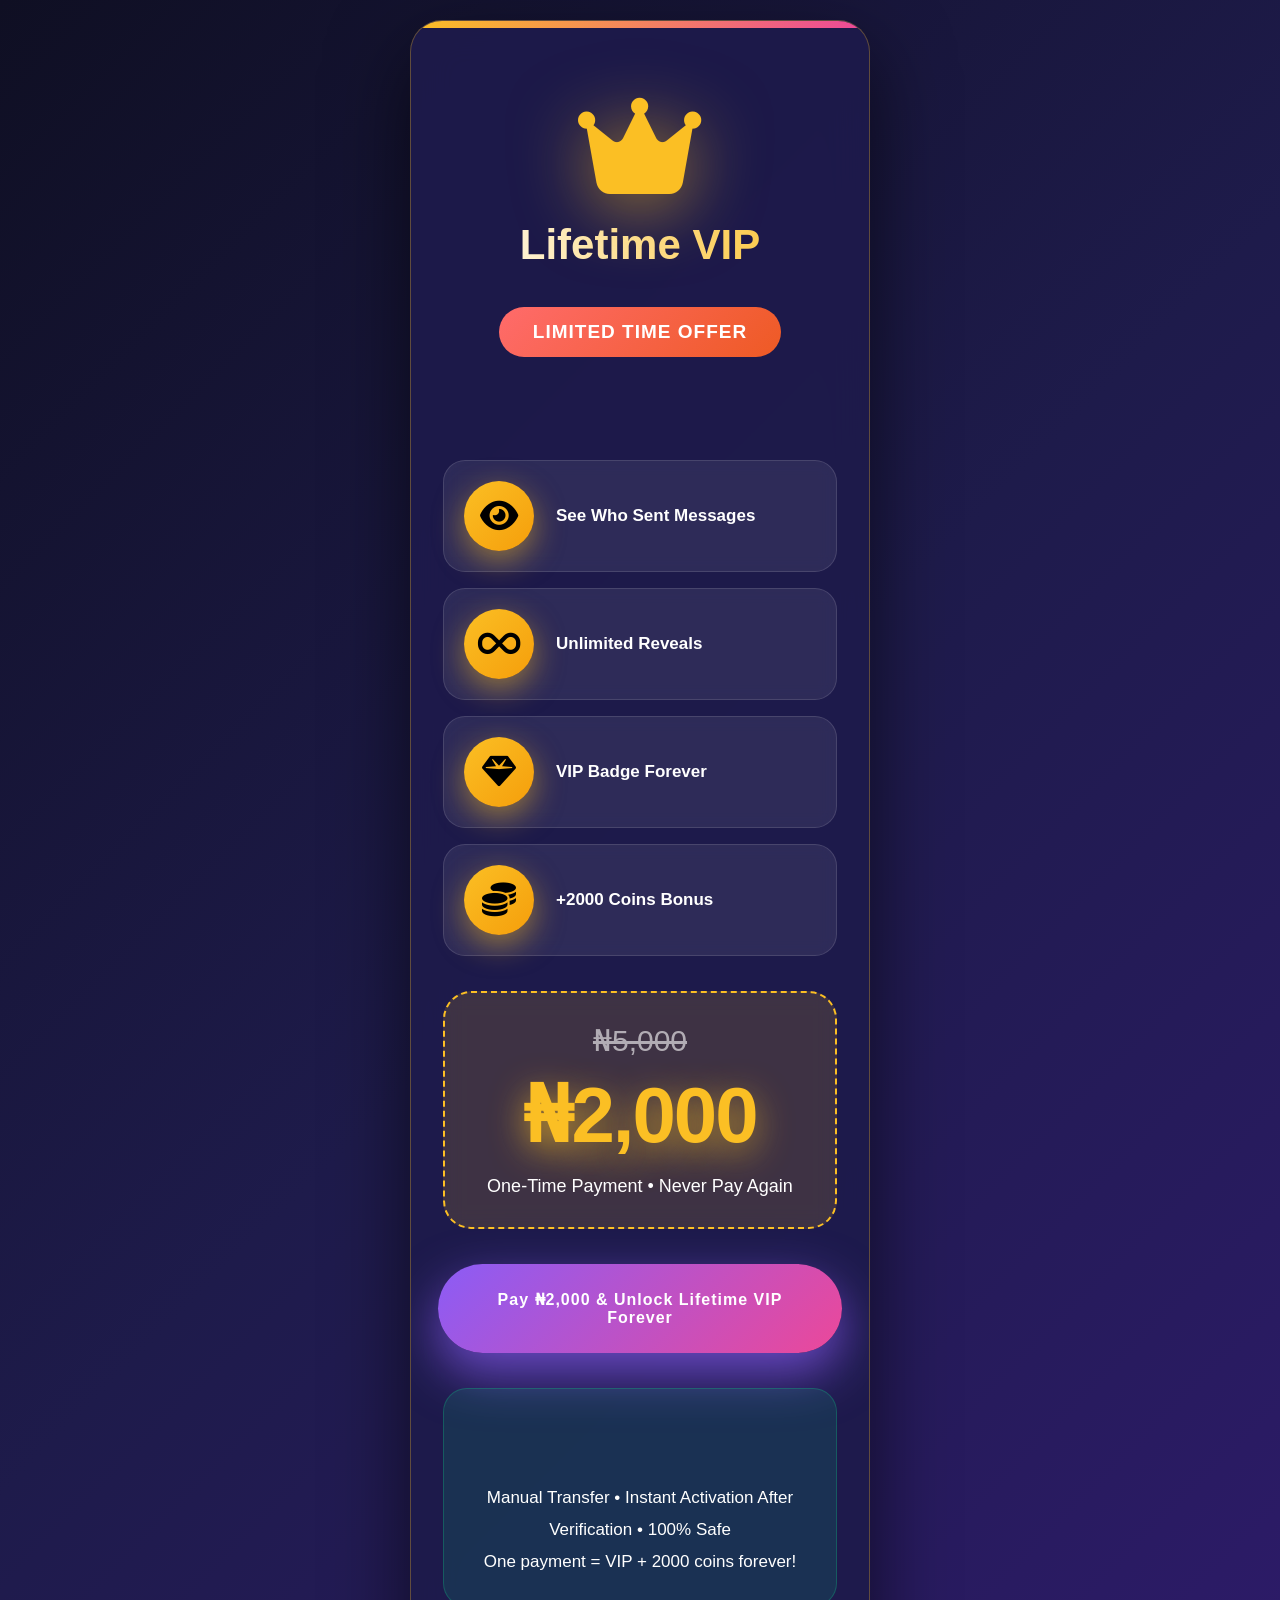
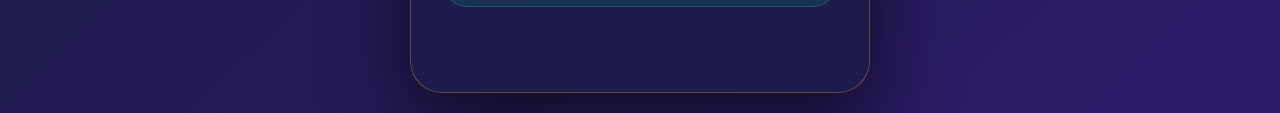
<file: upgrade.html>
<!DOCTYPE html>
<html lang="en">
<head>
<meta charset="UTF-8">
<meta name="viewport" content="width=device-width, initial-scale=1.0">
<title>Lifetime VIP – One Time Payment Forever</title>
<link rel="stylesheet" href="https://cdnjs.cloudflare.com/ajax/libs/font-awesome/6.5.2/css/all.min.css"/>


  <style>
    :root {
      --gold: #fbbf24;
      --purple: #8b5cf6;
      --pink: #ec4899;
      --green: #10b981;
      --dark-bg: #0f0f23;
      --card-bg: rgba(30,27,75,0.92);
      --text: #ffffff;
      --muted: #cbd5e1;
    }

    /* LIGHT MODE – GORGEOUS & FULLY RESTYLED */
    body.light-mode {
      --dark-bg: #f8fafc;
      --card-bg: rgba(255,255,255,0.96);
      --text: #1e293b;
      --muted: #64748b;
      background: linear-gradient(135deg, #fef3c7, #fde68a, #fde68a);
    }

    * { margin:0; padding:0; box-sizing:border-box; }

    body {
      font-family: 'Segoe UI', 'Cabinet Grotesk', sans-serif;
      background: linear-gradient(135deg, #0f0f23, #1e1b4b, #2d1b69);
      color: var(--text);
      min-height: 100vh;
      padding: 20px 0;
      text-align: center;
      transition: background 0.6s ease;
    }

    /* ================= MAIN CARD ================= */
    .container {
      max-width: 460px;
      margin: 0 auto;
      background: var(--card-bg);
      backdrop-filter: blur(20px);
      -webkit-backdrop-filter: blur(20px);
      border-radius: 32px;
      overflow: hidden;
      box-shadow: 0 30px 80px rgba(0,0,0,0.6);
      border: 1px solid rgba(251,191,36,0.3);
      position: relative;
      padding-bottom: 50px;
    }
    body.light-mode .container {
      box-shadow: 0 25px 70px rgba(139,92,246,0.18);
      border: 1px solid rgba(251,191,36,0.25);
    }

    .container::before {
      content: '';
      position: absolute;
      top: 0; left: 0; right: 0;
      height: 7px;
      background: linear-gradient(90deg, var(--gold), var(--pink));
      border-radius: 32px 32px 0 0;
    }

    header { padding: 70px 24px 50px; }
    .crown {
      font-size: 110px;
      color: var(--gold);
      filter: drop-shadow(0 12px 35px rgba(251,191,36,0.6));
      animation: float 5s ease-in-out infinite;
    }
    @keyframes float {
      0%,100% { transform: translateY(0); }
      50% { transform: translateY(-16px); }
    }

    h1 {
      font-size: 42px;
      margin: 20px 0;
      background: linear-gradient(90deg, #fff, var(--gold));
      -webkit-background-clip: text;
      -webkit-text-fill-color: transparent;
      font-weight: 900;
    }
    body.light-mode h1 {
      background: linear-gradient(90deg, #7c3aed, #f59e0b);
      -webkit-background-clip: text;
      -webkit-text-fill-color: transparent;
    }

    .badge {
      background: linear-gradient(135deg, #ff6b6b, #ee5a24);
      color: white;
      padding: 14px 34px;
      border-radius: 50px;
      font-weight: 900;
      display: inline-block;
      margin: 18px 0;
      font-size: 19px;
      letter-spacing: 1px;
    }

    /* ================= FEATURES ================= */
    .features { padding: 0 32px; margin: 35px 0; }
    .feature {
      background: rgba(255,255,255,0.08);
      padding: 20px;
      border-radius: 22px;
      margin: 16px 0;
      display: flex;
      align-items: center;
      gap: 22px;
      font-size: 17px;
      border: 1px solid rgba(255,255,255,0.12);
      backdrop-filter: blur(8px);
    }
    body.light-mode .feature {
      background: rgba(139,92,246,0.08);
      border: 1px solid rgba(139,92,246,0.18);
    }

    .feature i {
      font-size: 34px;
      width: 70px; height: 70px;
      background: linear-gradient(135deg, var(--gold), #f59e0b);
      color: #000;
      border-radius: 50%;
      display: flex;
      align-items: center;
      justify-content: center;
      box-shadow: 0 10px 30px rgba(251,191,36,0.5);
      font-weight: bold;
    }

    /* ================= PRICE BOX ================= */
    .price-box {
      margin: 35px 32px;
      padding: 30px;
      background: rgba(251,191,36,0.15);
      border-radius: 28px;
      border: 2px dashed var(--gold);
      backdrop-filter: blur(10px);
    }
    body.light-mode .price-box {
      background: rgba(251,191,36,0.22);
    }

    .old-price {
      font-size: 30px;
      text-decoration: line-through;
      opacity: 0.6;
      margin-bottom: 12px;
    }
    .price {
      font-size: 78px;
      font-weight: 900;
      color: var(--gold);
      text-shadow: 0 10px 35px rgba(251,191,36,0.7);
      letter-spacing: -2px;
    }

    /* ================= PAY BUTTON ================= */
    .btn-pay {
      background: linear-gradient(135deg, var(--purple), var(--pink));
      color: white;
      border: none;
      width: 88%;
      padding: 26px;
      font-size: 26px;
      font-weight: 900;
      border-radius: 50px;
      cursor: pointer;
      margin: 35px auto;
      box-shadow: 0 20px 50px rgba(139,92,246,0.7);
      display: block;
      letter-spacing: 1px;
      transition: all 0.3s ease;
    }
    .btn-pay:hover {
      transform: translateY(-4px);
      box-shadow: 0 25px 60px rgba(139,92,246,0.8);
    }

    .info {
      margin: 35px 32px;
      padding: 28px;
      background: rgba(16,185,129,0.15);
      border-radius: 24px;
      border: 1px solid rgba(16,185,129,0.3);
      font-size: 17px;
      line-height: 1.9;
    }
    body.light-mode .info {
      background: rgba(16,185,129,0.12);
      color: #1e293b;
    }

    /* ================= MODAL ================= */
    #modalContainer {
      position: fixed; inset: 0;
      background: rgba(0,0,0,0.95);
      backdrop-filter: blur(18px);
      display: none; flex-direction: column; gap: 20px;
      padding: 20px; overflow-y: auto;
      align-items: center; justify-content: flex-start;
      z-index: 9999;
    }
    #modalContainer.active { display: flex; }

    .payment-modal {
      background: linear-gradient(135deg, #1e1b4b, #4c1d95);
      border: 2px solid var(--gold);
      border-radius: 36px;
      padding: 44px;
      width: 92%;
      max-width: 440px;
      text-align: center;
      box-shadow: 0 40px 100px rgba(251,191,36,0.5);
      animation: pop 0.7s cubic-bezier(0.2, 0.8, 0.2, 1);
    }
    body.light-mode .payment-modal {
      background: linear-gradient(135deg, #f3e8ff, #e0d4ff);
      color: #1e293b;
      border: 2px solid #d946ef;
    }

    @keyframes pop {
      from { transform: scale(0.6); opacity: 0; }
      to { transform: scale(1); opacity: 1; }
    }

    .bank-details {
      background: rgba(255,255,255,0.1);
      padding: 32px;
      border-radius: 28px;
      margin: 35px 0;
      line-height: 2.6;
      font-size: 21px;
      border: 1px dashed rgba(251,191,36,0.4);
    }
    body.light-mode .bank-details {
      background: rgba(139,92,246,0.1);
      color: #1e293b;
    }

    .paid-btn {
      background: linear-gradient(135deg, #10b981, #34d399);
      color: white;
      border: none;
      padding: 22px;
      width: 100%;
      border-radius: 50px;
      font-size: 22px;
      font-weight: bold;
      cursor: pointer;
      margin-top: 25px;
    }

    .spinner {
      width: 100px; height: 100px;
      border: 12px solid rgba(255,255,255,0.2);
      border-top: 12px solid var(--gold);
      border-radius: 50%;
      animation: spin 1s linear infinite;
      margin: 50px auto;
    }

    .countdown {
      font-size: 62px;
      font-weight: 900;
      color: var(--gold);
      text-shadow: 0 0 30px rgba(251,191,36,0.7);
    }

    .success-screen h2 {
      font-size: 38px;
      margin: 25px 0;
      color: #10b981;
    }

    @keyframes spin { to { transform: rotate(360deg); } }

    /* ================= RESPONSIVE PERFECTION ================= */
    @media (max-width: 480px) {
      header { padding: 50px 20px 40px; }
      .crown { font-size: 90px; }
      h1 { font-size: 34px; }
      .price { font-size: 64px; }
      .btn-pay { font-size: 22px; padding: 22px; width: 92%; }
      .payment-modal { padding: 36px; }
      .bank-details { padding: 24px; font-size: 19px; }
    }

    @media (max-width: 360px) {
      h1 { font-size: 30px; }
      .price { font-size: 56px; }
      .countdown { font-size: 52px; }
    }

    /* Input zoom fix */
    input, button { font-size: max(16px, 1em) !important; }
  </style>
</head>
<body>

<div class="container">
  <header>
    <i class="fas fa-crown crown"></i>
    <h1>Lifetime VIP</h1>
    <div class="badge">LIMITED TIME OFFER</div>
  </header>

  <div class="features">
    <div class="feature"><i class="fas fa-eye"></i> <div><strong>See Who Sent Messages</strong></div></div>
    <div class="feature"><i class="fas fa-infinity"></i> <div><strong>Unlimited Reveals</strong></div></div>
    <div class="feature"><i class="fas fa-gem"></i> <div><strong>VIP Badge Forever</strong></div></div>
    <div class="feature"><i class="fas fa-coins"></i> <div><strong>+2000 Coins Bonus</strong></div></div>
  </div>

  <div class="price-box">
    <div class="old-price">₦5,000</div>
    <div class="price">₦2,000</div>
    <p style="margin-top:15px;font-size:18px;">One-Time Payment • Never Pay Again</p>
  </div>

  <button class="btn-pay" id="payPremium">
    Pay ₦2,000 & Unlock Lifetime VIP Forever
  </button>

  <div class="info">
    <i class="fas fa-shield-check" style="font-size:40px;color:var(--green);"></i><br><br>
    Manual Transfer • Instant Activation After Verification • 100% Safe<br>
    One payment = VIP + 2000 coins forever!
  </div>
</div>

<div id="modalContainer"></div>

<script type="module">
  import { createClient } from 'https://esm.sh/@supabase/supabase-js@2';

/* ====================== SUPABASE ====================== */
const SUPABASE_URL = 'https://ssyaklpnjhoxukfanyxb.supabase.co';
const SUPABASE_ANON_KEY = 'eyJhbGciOiJIUzI1NiIsInR5cCI6IkpXVCJ9.eyJpc3MiOiJzdXBhYmFzZSIsInJlZiI6InNzeWFrbHBuamhveHVrZmFueXhiIiwicm9sZSI6ImFub24iLCJpYXQiOjE3ODExNjA2NzUsImV4cCI6MjA5NjczNjY3NX0.H95B092ZXEAQz3l6-QefzWt44RZLpp5PdiEbLktstGE';
const supabase = createClient(SUPABASE_URL, SUPABASE_ANON_KEY);
window.supabase = supabase;


  const params = new URLSearchParams(location.search);
const username = params.get('user');

if (!username) {
  alert("Invalid access");
  window.location.href = "dashboard.html";
}

  const modalContainer = document.getElementById('modalContainer');

  document.getElementById('payPremium').onclick = async () => {
    const { error } = await supabase.from('manual_payments').insert({
      username,
      payment_type: 'lifetime_premium',
      amount: 2000,
      coin_amount: 2000,
      status: 'pending'
    });

    if (error) {
      alert("Error creating payment");
      console.error(error);
      return;
    }

    showPaymentModal();
  };

  function showPaymentModal() {
    modalContainer.innerHTML = `
      <div class="payment-modal">
        <h2>Lifetime VIP Payment</h2>
        
        <div class="bank-details">
          <p><strong>Bank:</strong> Opay</p>
          <p><strong>Account Name:</strong>Blessing Joshua Ogundele</p>
          <p><strong>Account Number:</strong> Account Number: 651 854 6439</p>
          <p><strong>Amount:</strong> <span style="color:var(--gold);font-size:32px;font-weight:bold;">₦2,000</span></p>
        </div>

        <button class="paid-btn" id="paidBtn">I’ve Made Payment</button>

        <div style="display:none;margin-top:30px;">
          <p style="font-size:19px;">Verifying your payment...</p>
          <div class="spinner"></div>
          <p class="countdown">30:00</p>
          <p style="margin-top:30px;opacity:0.9;">Do not close this page until confirmed</p>
        </div>
      </div>
    `;
    modalContainer.classList.add('active');

    document.getElementById('paidBtn').onclick = () => {
      document.querySelector('.bank-details').style.display = 'none';
      document.querySelector('div[style*="display:none"]').style.display = 'block';
      startCountdown();
    };
  }

  function startCountdown() {
    let seconds = 1800;
    const timerEl = document.querySelector('.countdown');
    const interval = setInterval(() => {
      const mins = String(Math.floor(seconds / 60)).padStart(2, '0');
      const secs = String(seconds % 60).padStart(2, '0');
      timerEl.textContent = `${mins}:${secs}`;
      if (--seconds < 0) clearInterval(interval);
    }, 1000);

    const poll = setInterval(async () => {
      const { data } = await supabase
        .from('manual_payments')
        .select('status')
        .eq('username', username)
        .eq('payment_type', 'lifetime_premium')
        .eq('status', 'confirmed')
        .limit(1);

      if (data && data.length > 0) {
        clearInterval(interval);
        clearInterval(poll);
        modalContainer.innerHTML = `
          <div class="payment-modal success-screen">
            <div style="font-size:80px;">👑</div>
            <h2>LIFETIME VIP UNLOCKED!</h2>
            <p style="font-size:20px;">Welcome forever + 2000 coins added</p>
            <p style="color:var(--green);margin-top:30px;">Redirecting to dashboard...</p>
          </div>
        `;
        setTimeout(() => location.href = `dashboard.html?user=${username}`, 4000);
      }
    }, 8000);
  }
</script>
</body>
</html>
</file>
